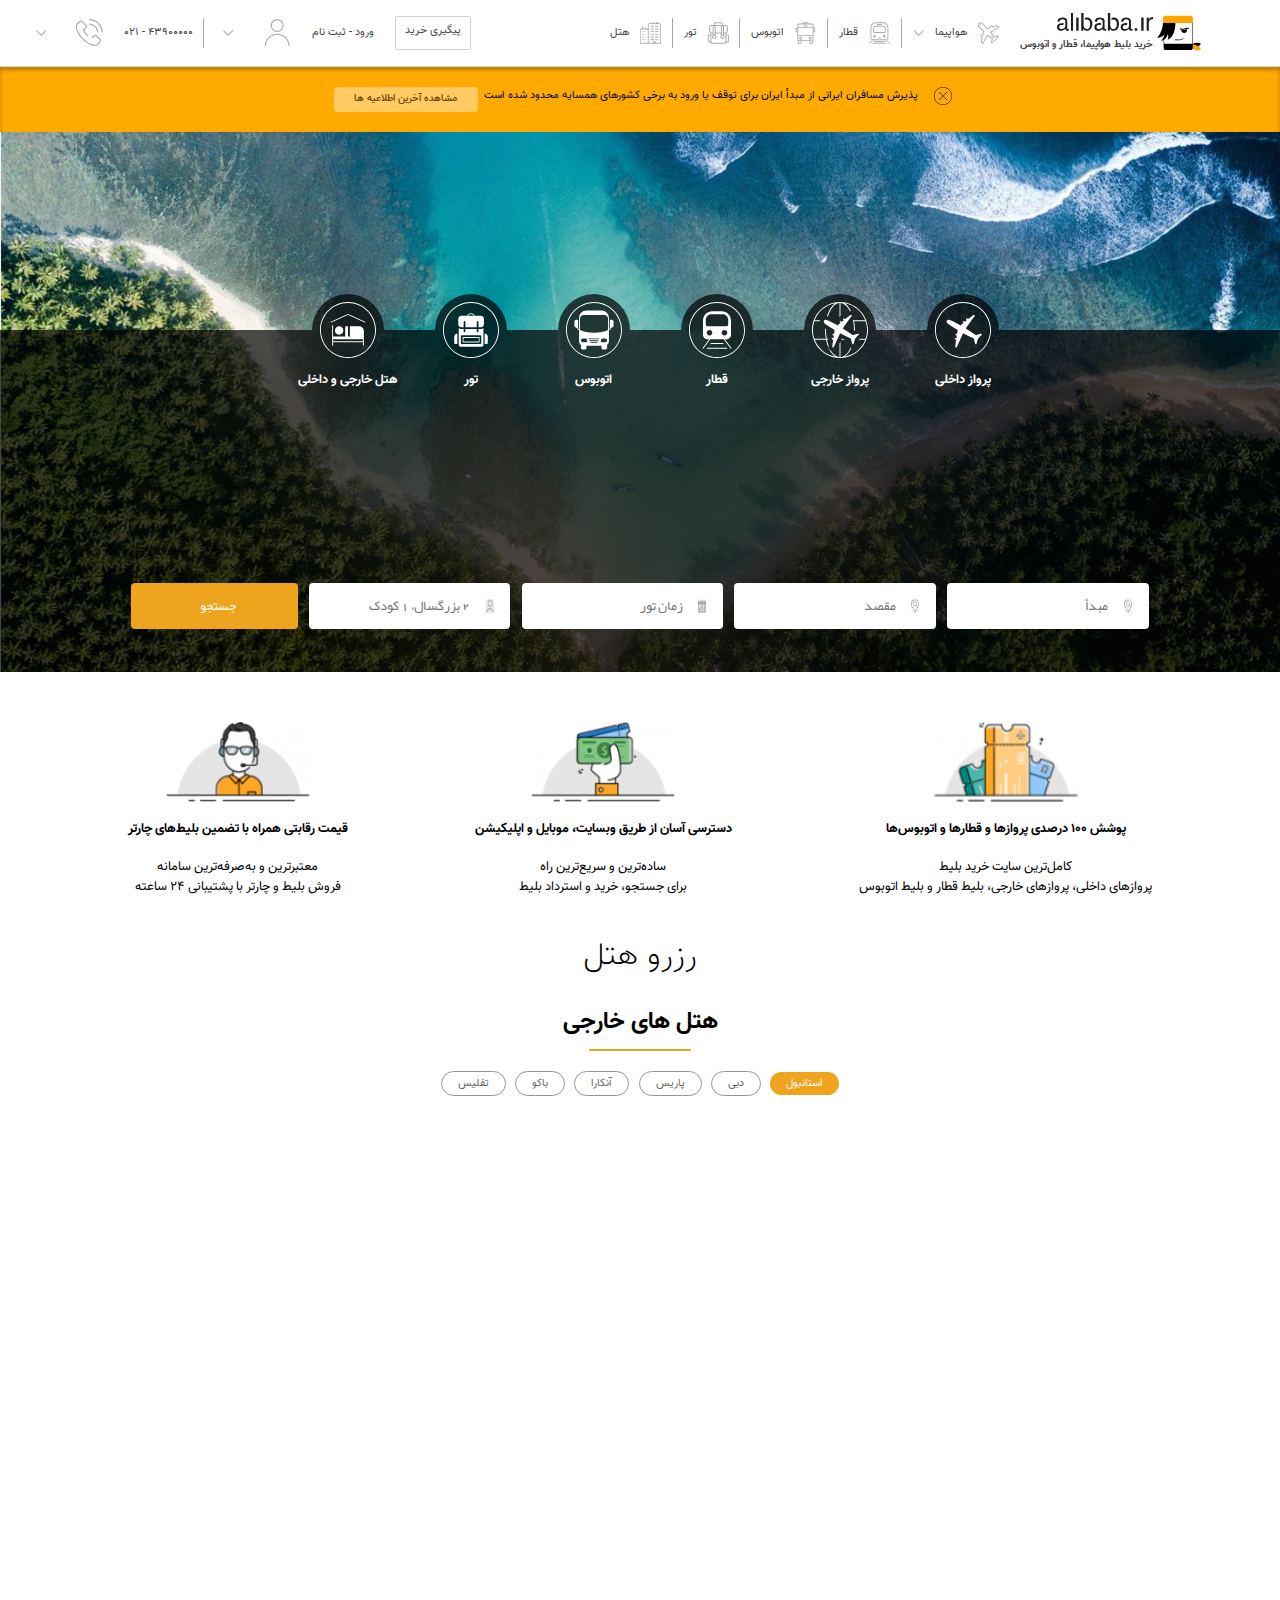
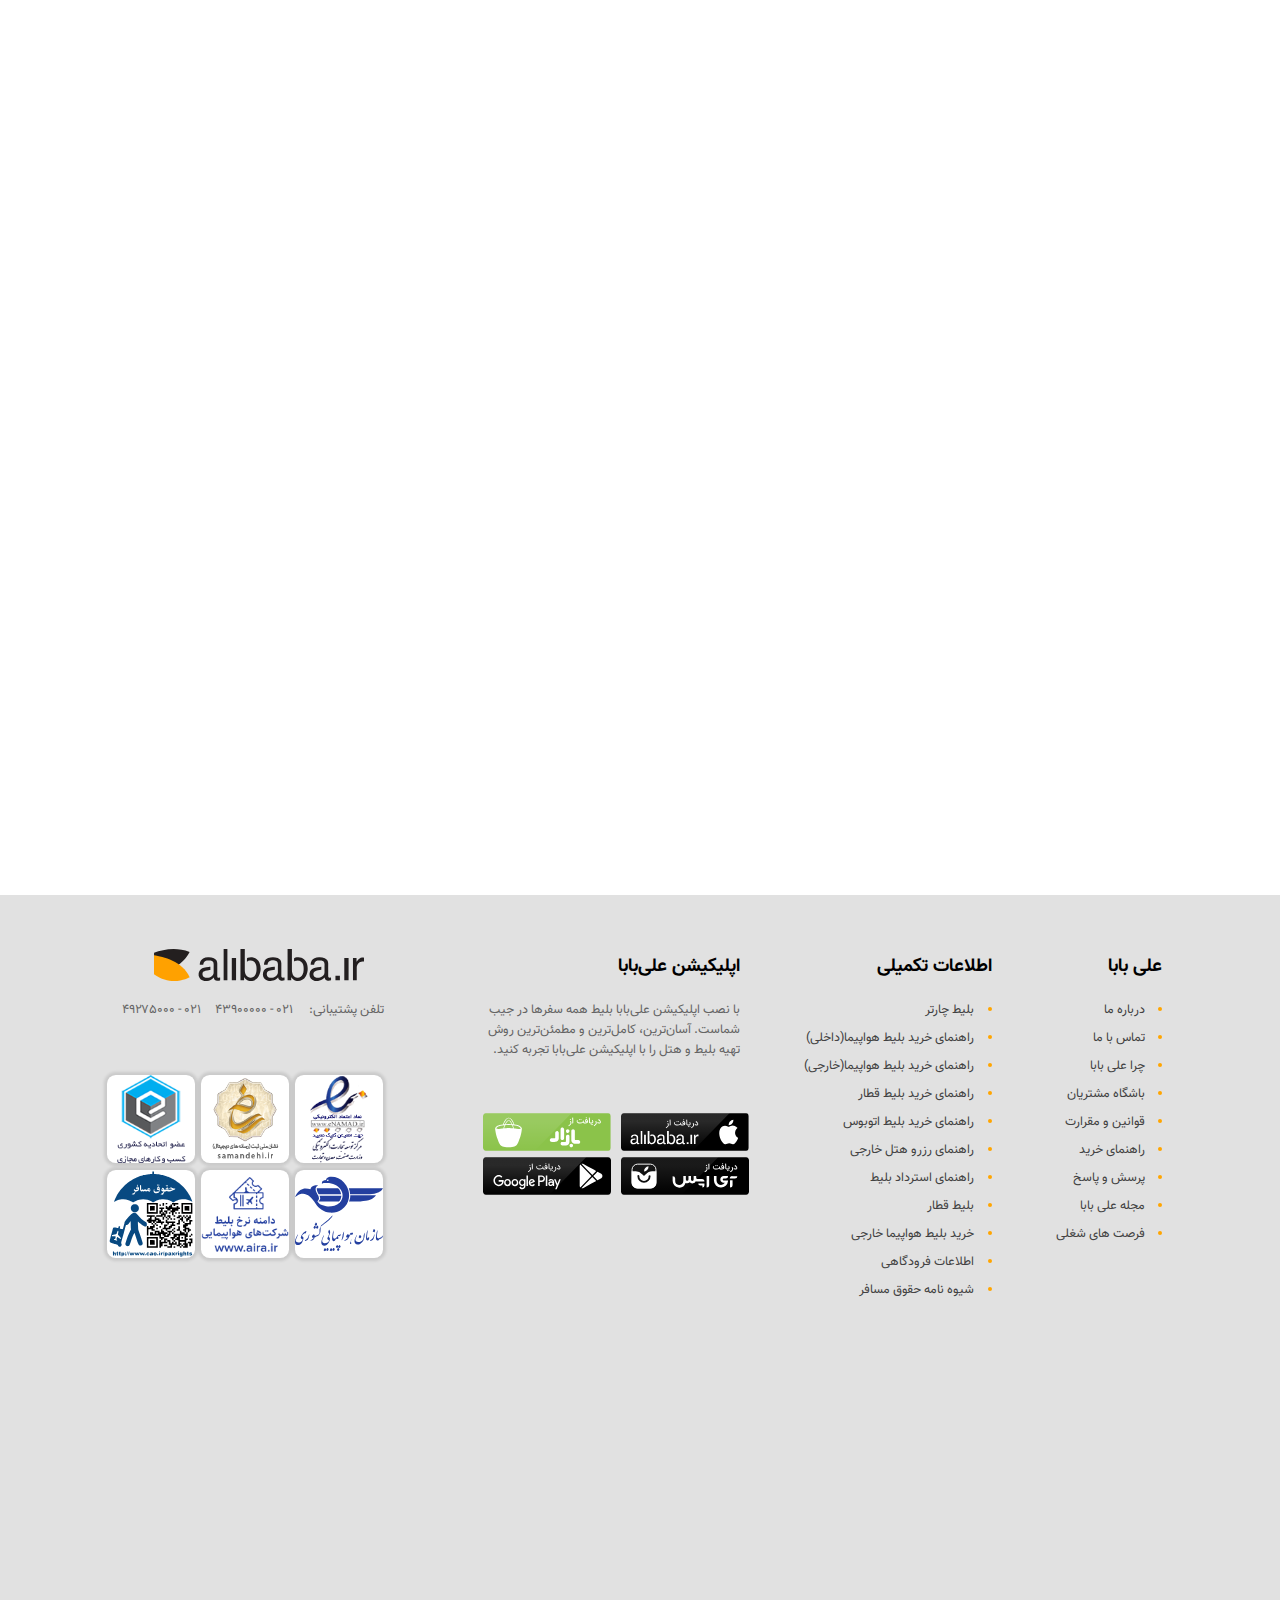
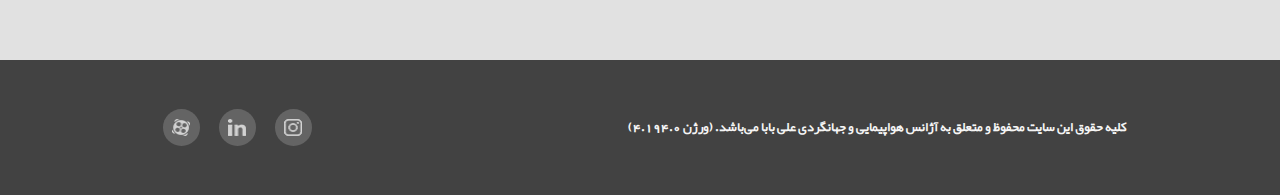
<file: index.html>
<html>
<head>
    <link rel="stylesheet" type="text/css" href="./styles/style.css"/>
    <meta name="viewport" content="width=device-width, initial-scale=1.0">
    <script type="text/javascript" src="javascript/index_js.js" defer="defer"></script>
    <meta charset="UTF-8">
</head>
<body>
<div id="header">
    <div class="header-section1">
        <a class="home-logo" href="./index.html">
            <img src="./images/image_logo.svg" alt="Alibaba Logo"/>
            <img src="./images/text_logo.svg" alt="Alibaba Address"/>
            <p>خرید بلیط هواپیما، قطار و اتوبوس</p>
        </a>
        <a href="" class="header-travel-options">
            <svg viewBox="0 0 24 24" version="1.1" xmlns="http://www.w3.org/2000/svg"
                 xmlns:xlink="http://www.w3.org/1999/xlink">
                <g transform="translate(-92.000000, 0.000000)">
                    <path d="M98.2845949,14.7539881 L96.8317287,14.3907716 L96.0421506,15.1803497 C95.9932858,15.2292145 95.9932858,15.3084401 96.0421506,15.3573049 L97.7154427,17.030597 L96.614194,21.4355918 C96.5076803,21.8616466 96.6325169,22.3123464 96.9430551,22.6228846 L97.2355272,22.9153567 C97.3484083,23.0282378 97.5314247,23.0282378 97.6443058,22.9153567 C97.6624723,22.8971902 97.6781358,22.8766828 97.6908823,22.8543764 L103.053856,13.4691718 L109.04065,18.9770215 L107.835579,21.788852 C107.728972,22.0376029 107.78455,22.3261981 107.975917,22.5175645 C108.024781,22.5664293 108.104007,22.5664293 108.152872,22.5175645 L114.517547,16.1528893 C114.566412,16.1040245 114.566412,16.0247989 114.517547,15.9759341 C114.326181,15.7845677 114.037585,15.7289894 113.788834,15.8355969 L110.977004,17.0406671 L105.469154,11.0538739 L114.854359,5.6908998 C114.876665,5.67815333 114.897173,5.66248985 114.915339,5.64432332 C115.02822,5.53144223 115.02822,5.34842581 114.915339,5.23554472 L114.622867,4.94307259 C114.312329,4.63253444 113.861629,4.50769782 113.435574,4.61421152 L109.030579,5.71546022 L107.357287,4.04216812 C107.308423,3.99330328 107.229197,3.99330328 107.180332,4.04216812 L106.390754,4.83174623 L106.753971,6.28461244 L102.142152,7.4375671 L96.884435,1.72265737 C96.0477088,0.813172344 94.6321249,0.754189681 93.7226398,1.59091591 C93.6997805,1.61194654 93.6773615,1.63345088 93.6553974,1.65541493 C92.7815342,2.52927813 92.7815342,3.94609032 93.6553974,4.81995353 C93.6773615,4.84191758 93.6997805,4.86342191 93.7226398,4.88445255 L99.4375496,10.1421695 L98.2845949,14.7539881 Z M107.05427,11.2998445 L111.233689,15.8426915 L113.394915,14.9164519 C114.019509,14.6487689 114.744148,14.7883217 115.224654,15.2688273 C115.664043,15.7082164 115.664043,16.420607 115.224654,16.8599961 L108.859979,23.2246713 C108.420589,23.6640604 107.708199,23.6640604 107.26881,23.2246713 C106.788304,22.7441657 106.648751,22.0195262 106.916434,21.3949327 L107.842674,19.2337069 L103.299827,15.0542877 L98.5591254,23.3505154 C98.5022811,23.4499929 98.4324282,23.5414479 98.3514126,23.6224635 C97.8480072,24.1258689 97.0318258,24.1258689 96.5284204,23.6224635 L96.2359483,23.3299914 C95.6770298,22.7710729 95.452344,21.959886 95.6440515,21.1930562 L96.6079789,17.3373467 L95.3350438,16.0644117 C94.8956547,15.6250226 94.8956547,14.912632 95.3350438,14.4732429 L96.1306282,13.6776585 C96.3203889,13.4878978 96.5610685,13.3800898 96.8086859,13.3542345 L97.556988,13.54131 L98.3233364,10.4759164 L93.0455833,5.62038356 C93.0125082,5.58995446 92.9800703,5.55883996 92.9482906,5.52706031 C91.6839031,4.26267281 91.6839031,2.21269564 92.9482906,0.948308148 C92.9800703,0.916528492 93.0125082,0.885413998 93.0455833,0.854984896 C94.3615118,-0.355669327 96.4097118,-0.270327661 97.620366,1.04560084 L102.475899,6.32335396 L105.541292,5.55700556 L105.354217,4.80870346 C105.380072,4.56108606 105.48788,4.32040646 105.677641,4.13064574 L106.473225,3.33506134 C106.912615,2.89567221 107.625005,2.89567221 108.064394,3.33506134 L109.337329,4.60799638 L113.193039,3.64406902 C113.959868,3.45236156 114.771055,3.67704732 115.329974,4.23596581 L115.622446,4.52843794 C116.125851,5.03184332 116.125851,5.84802472 115.622446,6.3514301 C115.54143,6.43244569 115.449975,6.50229865 115.350498,6.55914295 L107.05427,11.2998445 Z M94.8535534,3.85355339 L95.8535534,2.85355339 C96.0488155,2.65829124 96.0488155,2.34170876 95.8535534,2.14644661 C95.6582912,1.95118446 95.3417088,1.95118446 95.1464466,2.14644661 L94.1464466,3.14644661 C93.9511845,3.34170876 93.9511845,3.65829124 94.1464466,3.85355339 C94.3417088,4.04881554 94.6582912,4.04881554 94.8535534,3.85355339 Z M109.853553,17.1464466 L107.853553,15.1464466 C107.658291,14.9511845 107.341709,14.9511845 107.146447,15.1464466 C106.951184,15.3417088 106.951184,15.6582912 107.146447,15.8535534 L109.146447,17.8535534 C109.341709,18.0488155 109.658291,18.0488155 109.853553,17.8535534 C110.048816,17.6582912 110.048816,17.3417088 109.853553,17.1464466 Z"></path>
                </g>
            </svg>
            <span>هواپیما</span>
            <svg width="12" height="12" xmlns="http://www.w3.org/2000/svg" viewBox="0 0 12 12"
                 class="v-middle chevron mr-2">
                <g fill-rule="evenodd">
                    <polygon fill-rule="nonzero"
                             points="10.466 3.06 11.173 3.767 6.002 8.939 .83 3.767 1.537 3.06 6.002 7.524"></polygon>
                </g>
            </svg>
        </a>
        <a href="" class="header-travel-options">
            <svg viewBox="0 0 24 24" version="1.1" xmlns="http://www.w3.org/2000/svg"
                 xmlns:xlink="http://www.w3.org/1999/xlink" class="main-navigation__icon">
                <g fill-rule="nonzero" transform="translate(-76.000000, 0.000000)">
                    <path d="M84.0000184,1 C81.2385947,1 79.0000184,3.23857625 79.0000184,6 L79.0000184,17 C79.0000184,18.1045695 79.8954489,19 81.0000184,19 L95.0000184,19 C96.1045879,19 97.0000184,18.1045695 97.0000184,17 L97.0000184,6 C97.0000184,3.23857625 94.7614422,1 92.0000184,1 L84.0000184,1 Z M84.0000184,0 L92.0000184,0 C95.3137269,0 98.0000184,2.6862915 98.0000184,6 L98.0000184,17 C98.0000184,18.6568542 96.6568727,20 95.0000184,20 L81.0000184,20 C79.3431642,20 78.0000184,18.6568542 78.0000184,17 L78.0000184,6 C78.0000184,2.6862915 80.6863099,0 84.0000184,0 Z M84.0000184,5 C82.8954489,5 82.0000184,5.8954305 82.0000184,7 L82.0000184,10 C82.0000184,10.5522847 82.4477337,11 83.0000184,11 L93.0000184,11 C93.5523032,11 94.0000184,10.5522847 94.0000184,10 L94.0000184,7 C94.0000184,5.8954305 93.1045879,5 92.0000184,5 L84.0000184,5 Z M84.0000184,4 L92.0000184,4 C93.6568727,4 95.0000184,5.34314575 95.0000184,7 L95.0000184,10 C95.0000184,11.1045695 94.1045879,12 93.0000184,12 L83.0000184,12 C81.8954489,12 81.0000184,11.1045695 81.0000184,10 L81.0000184,7 C81.0000184,5.34314575 82.3431642,4 84.0000184,4 Z M93.5000184,16 C93.7761608,16 94.0000184,15.7761424 94.0000184,15.5 C94.0000184,15.2238576 93.7761608,15 93.5000184,15 C93.223876,15 93.0000184,15.2238576 93.0000184,15.5 C93.0000184,15.7761424 93.223876,16 93.5000184,16 Z M93.5000184,17 C92.6715913,17 92.0000184,16.3284271 92.0000184,15.5 C92.0000184,14.6715729 92.6715913,14 93.5000184,14 C94.3284455,14 95.0000184,14.6715729 95.0000184,15.5 C95.0000184,16.3284271 94.3284455,17 93.5000184,17 Z M82.5000184,16 C82.7761608,16 83.0000184,15.7761424 83.0000184,15.5 C83.0000184,15.2238576 82.7761608,15 82.5000184,15 C82.223876,15 82.0000184,15.2238576 82.0000184,15.5 C82.0000184,15.7761424 82.223876,16 82.5000184,16 Z M82.5000184,17 C81.6715913,17 81.0000184,16.3284271 81.0000184,15.5 C81.0000184,14.6715729 81.6715913,14 82.5000184,14 C83.3284455,14 84.0000184,14.6715729 84.0000184,15.5 C84.0000184,16.3284271 83.3284455,17 82.5000184,17 Z M85.5000184,2 L90.5000184,2 C90.7761608,2 91.0000184,2.22385763 91.0000184,2.5 C91.0000184,2.77614237 90.7761608,3 90.5000184,3 L85.5000184,3 C85.223876,3 85.0000184,2.77614237 85.0000184,2.5 C85.0000184,2.22385763 85.223876,2 85.5000184,2 Z M86.5000184,17 L89.5000184,17 C89.7761608,17 90.0000184,17.2238576 90.0000184,17.5 C90.0000184,17.7761424 89.7761608,18 89.5000184,18 L86.5000184,18 C86.223876,18 86.0000184,17.7761424 86.0000184,17.5 C86.0000184,17.2238576 86.223876,17 86.5000184,17 Z M81.1876709,19.1095656 C81.4033019,18.9370608 81.717948,18.9720215 81.8904528,19.1876525 C82.0629576,19.4032834 82.0279969,19.7179296 81.8123659,19.8904344 L76.8123659,23.8904344 C76.596735,24.0629392 76.2820888,24.0279785 76.109584,23.8123475 C75.9370792,23.5967166 75.9720399,23.2820704 76.1876709,23.1095656 L81.1876709,19.1095656 Z M82.5000184,21 L93.5000184,21 C93.7761608,21 94.0000184,21.2238576 94.0000184,21.5 C94.0000184,21.7761424 93.7761608,22 93.5000184,22 L82.5000184,22 C82.223876,22 82.0000184,21.7761424 82.0000184,21.5 C82.0000184,21.2238576 82.223876,21 82.5000184,21 Z M80.5000184,23 L95.5000184,23 C95.7761608,23 96.0000184,23.2238576 96.0000184,23.5 C96.0000184,23.7761424 95.7761608,24 95.5000184,24 L80.5000184,24 C80.223876,24 80.0000184,23.7761424 80.0000184,23.5 C80.0000184,23.2238576 80.223876,23 80.5000184,23 Z M94.1876709,19.8904344 C93.9720399,19.7179296 93.9370792,19.4032834 94.109584,19.1876525 C94.2820888,18.9720215 94.596735,18.9370608 94.8123659,19.1095656 L99.8123659,23.1095656 C100.027997,23.2820704 100.062958,23.5967166 99.8904528,23.8123475 C99.717948,24.0279785 99.4033019,24.0629392 99.1876709,23.8904344 L94.1876709,19.8904344 Z"></path>
                </g>
            </svg>
            <span>قطار</span>
        </a>
        <a href="" class="header-travel-options">
            <svg viewBox="0 0 30 33" version="1.1" xmlns="http://www.w3.org/2000/svg"
                 xmlns:xlink="http://www.w3.org/1999/xlink" class="main-navigation__icon">
                <g stroke="none" stroke-width="1">
                    <g transform="translate(-1138.000000, -1270.000000)" fill-rule="nonzero">
                        <g transform="translate(1105.000000, 190.000000)">
                            <g transform="translate(0.000000, 1009.000000)">
                                <path d="M61.4695986,79.4076433 C62.4323386,79.4076433 63.1200101,80.1783439 62.9824758,81.1592357 L62.9824758,84.9426752 C62.9824758,85.8535032 62.2260372,86.6242038 61.3320643,86.6242038 L60.4380914,86.6242038 L60.4380914,97.4840764 C60.4380914,98.1847134 60.1630228,98.8152866 59.7504199,99.2356688 L59.7504199,102.038217 C59.7504199,103.089172 58.9252142,104 57.8249398,104 L55.8306926,104 C54.7991854,104 53.9052125,103.159236 53.9052125,102.038217 L53.9052125,99.9363057 L42.0772633,99.9363057 L42.0772633,102.038217 C42.0772633,103.089172 41.2520576,104 40.1517832,104 L38.157536,104 C37.1260288,104 36.2320559,103.159236 36.2320559,102.038217 L36.2320559,99.2356688 C35.819453,98.7452229 35.5443844,98.1847134 35.5443844,97.4840764 L35.5443844,86.6242038 L34.6504115,86.6242038 C33.7564386,86.6242038 33,85.8535032 33,84.9426752 L33,81.1592357 C33,80.2484076 33.7564386,79.477707 34.6504115,79.477707 L35.5443844,79.477707 L35.5443844,75.4840764 C35.5443844,74.1528662 36.6446588,73.0318471 37.9512345,73.0318471 L42.9712362,73.0318471 L42.9712362,72.3312102 C42.9712362,71.6305732 43.5901405,71 44.277812,71 L51.8421981,71 C52.5298696,71 53.1487739,71.6305732 53.1487739,72.3312102 L53.1487739,73.0318471 L58.1687756,73.0318471 C59.4753513,73.0318471 60.5756257,74.1528662 60.5756257,75.4840764 L60.5756257,79.4076433 L61.4695986,79.4076433 Z M59.2002827,97.4840764 L59.1315156,97.4840764 L59.1315156,92.1592357 L36.9197273,92.1592357 L36.9197273,97.4840764 C36.9197273,98.044586 37.4010974,98.5350318 37.9512345,98.5350318 L58.1687756,98.5350318 C58.7189127,98.5350318 59.2002827,98.044586 59.2002827,97.4840764 Z M36.9197273,90.7579618 L36.9197273,90.8280255 L59.1315156,90.8280255 L59.1315156,79.9681529 L36.9197273,79.9681529 L36.9197273,90.7579618 Z M44.3465791,72.3312102 L44.3465791,73.0318471 L51.7046638,73.0318471 L51.7046638,72.3312102 L44.3465791,72.3312102 Z M37.9512345,74.3630573 C37.4010974,74.3630573 36.9197273,74.8535032 36.9197273,75.4840764 L36.9197273,78.4968153 L59.1315156,78.4968153 L59.1315156,75.4140127 C59.1315156,74.8535032 58.6501456,74.3630573 58.1000084,74.3630573 L37.9512345,74.3630573 Z M34.6504115,85.2229299 L34.6504115,85.2929936 L35.5443844,85.2929936 L35.5443844,80.8789809 L34.6504115,80.8789809 C34.5128772,80.8789809 34.3753429,81.0191083 34.3753429,81.1592357 L34.3753429,84.9426752 C34.3753429,85.0828025 34.5128772,85.2229299 34.6504115,85.2229299 Z M40.7706875,102.038217 L40.8394547,102.038217 L40.8394547,99.9363057 C40.4268518,99.9363057 38.0200017,100.006369 37.6761659,99.9363057 L37.6761659,102.038217 C37.6761659,102.318471 37.8824674,102.598726 38.2263031,102.598726 L40.2205504,102.598726 C40.4956189,102.598726 40.7706875,102.388535 40.7706875,102.038217 Z M57.893707,102.598726 C58.2375427,102.598726 58.5126113,102.318471 58.5126113,102.038217 L58.5126113,99.9363057 C58.1000084,99.9363057 55.7619254,99.9363057 55.3493226,99.9363057 L55.3493226,102.038217 C55.3493226,102.318471 55.555624,102.598726 55.8994597,102.598726 L57.893707,102.598726 Z M61.7446672,84.9426752 L61.7446672,81.089172 C61.7446672,80.9490446 61.6071329,80.8089172 61.4695986,80.8089172 L60.5756257,80.8089172 L60.5756257,85.2229299 L61.4695986,85.2229299 C61.6071329,85.2229299 61.7446672,85.0828025 61.7446672,84.9426752 Z M55.3493226,97.9044586 C54.0427468,97.9044586 52.9424724,96.7834395 52.9424724,95.4522293 C52.9424724,94.1210191 54.0427468,93 55.3493226,93 C56.6558983,93 57.7561727,94.1210191 57.7561727,95.4522293 C57.7561727,96.7834395 56.6558983,97.9044586 55.3493226,97.9044586 Z M55.3493226,94.4012739 C54.7991854,94.4012739 54.3178154,94.8216561 54.3178154,95.4522293 C54.3178154,96.0127389 54.7991854,96.5031847 55.3493226,96.5031847 C55.8994597,96.5031847 56.3808297,96.0127389 56.3808297,95.4522293 C56.3808297,94.8917197 55.8994597,94.4012739 55.3493226,94.4012739 Z M40.7706875,97.9044586 C39.4641118,97.9044586 38.3638374,96.7834395 38.3638374,95.4522293 C38.3638374,94.1210191 39.4641118,93 40.7706875,93 C42.0772633,93 43.1775377,94.1210191 43.1775377,95.4522293 C43.1775377,96.7834395 42.0772633,97.9044586 40.7706875,97.9044586 Z M40.7706875,94.4012739 C40.2205504,94.4012739 39.7391803,94.8216561 39.7391803,95.4522293 C39.7391803,96.0127389 40.2205504,96.5031847 40.7706875,96.5031847 C41.3208247,96.5031847 41.8021947,96.0127389 41.8021947,95.4522293 C41.8021947,94.8917197 41.3208247,94.4012739 40.7706875,94.4012739 Z M45.1717849,77.3757962 C44.8279492,77.3757962 44.4841134,77.0955414 44.4841134,76.6751592 C44.4841134,76.2547771 44.759182,75.9745223 45.1717849,75.9745223 L50.879458,75.9745223 C51.2920609,75.9745223 51.5671295,76.2547771 51.5671295,76.6751592 C51.5671295,77.0955414 51.2920609,77.3757962 50.879458,77.3757962 L45.1717849,77.3757962 Z"></path>
                            </g>
                        </g>
                    </g>
                </g>
            </svg>
            <span>اتوبوس</span>
        </a>

        <a href="" class="header-travel-options">
            <svg viewBox="0 0 24 24" version="1.1" xmlns="http://www.w3.org/2000/svg"
                 xmlns:xlink="http://www.w3.org/1999/xlink" class="main-navigation__icon">
                <g stroke="none" stroke-width="1" fill-rule="evenodd">
                    <path d="M22.8758501,20.9356936 C22.8758501,21.1789179 22.6782238,21.3757376 22.4357914,21.3757376 L21.0004001,21.3757376 L21.0004001,14.7190719 L22.4357914,14.7190719 C22.6782238,14.7190719 22.8758501,14.9166917 22.8758501,15.1583158 L22.8758501,20.9356936 Z M18.7264969,22.8758876 L5.27350313,22.8758876 C4.67182291,22.8758876 4.18135751,22.4086409 4.13415122,21.8189819 C4.13415122,21.8173817 4.13495133,21.8157816 4.13415122,21.8141814 C4.13015069,21.7853785 4.12454994,21.7565757 4.12454994,21.7269727 L4.12454994,14.1566157 L4.12454994,12.5580558 C4.17735698,12.5612561 4.22936392,12.5628563 4.28137085,12.5628563 L5.4847313,12.5628563 L5.4847313,14.5438544 C5.27430324,14.7630763 5.10548073,15.019902 4.99026537,15.3055306 C4.97666356,15.3391339 4.9702627,15.3743374 4.95746099,15.4087409 C4.91985598,15.5167517 4.88225097,15.6239624 4.85904787,15.7383738 C4.82864382,15.890389 4.81264169,16.0464046 4.81264169,16.2040204 C4.81264169,17.529753 5.8919856,18.609861 7.21856247,18.609861 C8.54513935,18.609861 9.62528337,17.529753 9.62528337,16.2040204 C9.62528337,16.0464046 9.60848113,15.890389 9.57807708,15.7383738 C9.55567409,15.6239624 9.51806908,15.5167517 9.47966396,15.4087409 C9.46766235,15.3743374 9.4612615,15.3391339 9.44765969,15.3055306 C9.33164422,15.019902 9.16282171,14.7630763 8.95319376,14.5438544 L8.95319376,12.5628563 L14.8011735,12.5628563 L14.8011735,14.5438544 C14.5915455,14.7630763 14.422723,15.019902 14.3067076,15.3055306 C14.2931057,15.3391339 14.2867049,15.3743374 14.2747033,15.4087409 C14.2362982,15.5167517 14.1986932,15.6239624 14.1762902,15.7383738 C14.1458861,15.890389 14.1290839,16.0464046 14.1290839,16.2040204 C14.1290839,17.529753 15.2084278,18.609861 16.5350047,18.609861 C17.8623817,18.609861 18.9417256,17.529753 18.9417256,16.2040204 C18.9417256,16.0464046 18.9257234,15.890389 18.8945193,15.7383738 C18.8721163,15.6239624 18.8345113,15.5167517 18.7961061,15.4087409 C18.7841045,15.3743374 18.7777037,15.3391339 18.7641019,15.3055306 C18.6488865,15.019902 18.480064,14.7622762 18.269636,14.5438544 L18.269636,12.5628563 L19.7194293,12.5628563 C19.7706361,12.5628563 19.8234431,12.5612561 19.8754501,12.5580558 L19.8754501,14.1566157 L19.8754501,21.7269727 C19.8754501,21.7525753 19.8690492,21.7773777 19.867449,21.8021802 C19.8650487,21.8205821 19.8626484,21.8381838 19.8586478,21.8677868 C19.8586478,21.8725873 19.860248,21.8765877 19.8594479,21.8821882 C19.7834378,22.4414441 19.3073743,22.8758876 18.7264969,22.8758876 Z M1.12494999,20.9356936 L1.12494999,15.1583158 C1.12494999,14.9166917 1.32177624,14.7190719 1.56420856,14.7190719 L2.99959995,14.7190719 L2.99959995,21.3757376 L1.56420856,21.3757376 C1.32177624,21.3757376 1.12494999,21.1789179 1.12494999,20.9356936 Z M2.62434991,5.78137814 C2.62434991,4.86768677 3.36764902,4.12521252 4.28137085,4.12521252 L5.4847313,4.12521252 L5.4847313,11.4379438 L4.28137085,11.4379438 C4.18935858,11.4379438 4.10134685,11.4251425 4.01333511,11.4107411 C3.92692359,11.3947395 3.83891185,11.3707371 3.74609948,11.3387339 C3.74209895,11.3379338 3.73889852,11.3387339 3.73489799,11.3379338 C3.09081211,11.1107111 2.62434991,10.5026503 2.62434991,9.78177818 L2.62434991,5.78137814 Z M8.02747033,1.9049905 C8.02747033,1.47454745 8.37711695,1.12571257 8.80677424,1.12571257 L15.1932258,1.12571257 C15.6236832,1.12571257 15.9725297,1.47454745 15.9725297,1.9049905 L15.9725297,3.00030003 L15.3636485,3.00030003 L8.39071876,3.00030003 L8.02747033,3.00030003 L8.02747033,1.9049905 Z M17.144686,12.0004 L17.144686,13.8765877 C17.130284,13.8725873 17.115082,13.8749875 17.09988,13.8709871 C16.9182558,13.8269827 16.7302307,13.7973797 16.5350047,13.7973797 C16.3397786,13.7973797 16.1533538,13.8269827 15.9709295,13.8709871 C15.9565275,13.8749875 15.9405254,13.8725873 15.9253234,13.8765877 L15.9253234,12.0004 L15.9253234,4.12521252 L16.5350047,4.12521252 L17.144686,4.12521252 L17.144686,12.0004 Z M15.285238,15.929593 C15.2868382,15.9247925 15.2884385,15.919992 15.2900387,15.9159916 C15.3540472,15.650365 15.502867,15.4063406 15.7236965,15.2239224 C15.7236965,15.2239224 15.7236965,15.2231223 15.7244966,15.2231223 C15.8901187,15.0855086 16.1645553,14.9222922 16.5350047,14.9222922 C16.9062542,14.9222922 17.1814909,15.0855086 17.3471129,15.2231223 C17.3479131,15.2231223 17.3479131,15.2239224 17.3479131,15.2239224 C17.5679424,15.4063406 17.7175623,15.650365 17.7815709,15.9159916 C17.782371,15.919992 17.7847713,15.9247925 17.7863715,15.929593 C17.8063742,16.0184018 17.8167756,16.1112111 17.8167756,16.2040204 C17.8167756,16.909691 17.242299,17.4849485 16.5350047,17.4849485 C15.8285105,17.4849485 15.2540339,16.909691 15.2540339,16.2040204 C15.2540339,16.1112111 15.2644353,16.0184018 15.285238,15.929593 Z M8.95319376,11.4379438 L14.8011735,11.4379438 L14.8011735,4.12521252 L8.95319376,4.12521252 L8.95319376,11.4379438 Z M5.96879584,15.929593 C5.96959595,15.9247925 5.97199627,15.919992 5.97279637,15.9159916 C6.03680491,15.650365 6.18642486,15.4063406 6.40645419,15.2239224 L6.4072543,15.2231223 C6.57287638,15.0855086 6.84811308,14.9222922 7.21856247,14.9222922 C7.58981197,14.9222922 7.86424857,15.0855086 8.03067076,15.2231223 C8.03067076,15.2231223 8.03067076,15.2239224 8.03067076,15.2239224 C8.2515002,15.4063406 8.40112015,15.650365 8.46432858,15.9159916 C8.46592879,15.919992 8.46832911,15.9247925 8.46912922,15.929593 C8.48993199,16.0184018 8.50033338,16.1112111 8.50033338,16.2040204 C8.50033338,16.909691 7.92505667,17.4849485 7.21856247,17.4849485 C6.51206828,17.4849485 5.93759168,16.909691 5.93759168,16.2040204 C5.93759168,16.1112111 5.94799307,16.0184018 5.96879584,15.929593 Z M6.60888118,4.12521252 L7.46499533,4.12521252 L7.82824377,4.12521252 L7.82824377,12.0004 L7.82824377,13.8765877 C7.81384185,13.8725873 7.79783971,13.8749875 7.78343779,13.8709871 C7.60181358,13.8269827 7.41378851,13.7973797 7.21856247,13.7973797 C7.02333644,13.7973797 6.83611148,13.8269827 6.65448726,13.8709871 C6.64008534,13.8749875 6.62408321,13.8725873 6.60888118,13.8765877 L6.60888118,12.0004 L6.60888118,4.12521252 Z M21.3756501,5.78137814 L21.3756501,9.78177818 C21.3756501,10.5026503 20.909988,11.1107111 20.265102,11.3379338 C20.2611015,11.3387339 20.2579011,11.3379338 20.2547006,11.3387339 C20.1610881,11.3707371 20.0730764,11.3947395 19.987465,11.4107411 C19.8994533,11.4251425 19.8106414,11.4379438 19.7194293,11.4379438 L18.269636,11.4379438 L18.269636,4.12521252 L19.7194293,4.12521252 C20.632351,4.12521252 21.3756501,4.86768677 21.3756501,5.78137814 Z M22.4357914,13.5941594 L21.0004001,13.5941594 L21.0004001,12.2356236 C21.8877184,11.769977 22.5006001,10.8514851 22.5006001,9.78177818 L22.5006001,5.78137814 C22.5006001,4.24762476 21.2532338,3.00030003 19.7194293,3.00030003 L17.707161,3.00030003 L17.0974797,3.00030003 L17.0974797,1.9049905 C17.0974797,0.854485449 16.2437658,0 15.1932258,0 L8.80677424,0 C7.75703427,0 6.90252034,0.854485449 6.90252034,1.9049905 L6.90252034,3.00030003 L6.04720629,3.00030003 L4.28137085,3.00030003 C2.74756634,3.00030003 1.50020003,4.24762476 1.50020003,5.78137814 L1.50020003,9.78177818 C1.50020003,10.8514851 2.11308174,11.769977 2.99959995,12.2356236 L2.99959995,13.5941594 L1.56420856,13.5941594 C0.701693559,13.5941594 0,14.2958296 0,15.1583158 L0,20.9356936 C0,21.7989799 0.701693559,22.5006501 1.56420856,22.5006501 L3.14441926,22.5006501 C3.46206161,23.3727373 4.29257234,24 5.27350313,24 L18.7264969,24 C19.7074277,24 20.5379384,23.3727373 20.8563809,22.5006501 L22.4357914,22.5006501 C23.2983064,22.5006501 24,21.7989799 24,20.9356936 L24,15.1583158 C24,14.2958296 23.2983064,13.5941594 22.4357914,13.5941594 Z"></path>
                </g>
            </svg>
            <span>تور</span>
        </a>
        <a href="#search-bar" class="header-travel-options">
            <svg viewBox="0 0 24 24" version="1.1" xmlns="http://www.w3.org/2000/svg"
                 xmlns:xlink="http://www.w3.org/1999/xlink" class="main-navigation__icon">
                <g transform="translate(-44.000000, 0.000000)">
                    <path d="M54,23 L67,23 L67,3 C67,2.44771525 66.5522847,2 66,2 L55,2 C54.4477153,2 54,2.44771525 54,3 L54,23 Z M55,1 L66,1 C67.1045695,1 68,1.8954305 68,3 L68,24 L53,24 L53,3 C53,1.8954305 53.8954305,1 55,1 Z M59.5,0 C59.7761424,-5.07265313e-17 60,0.223857625 60,0.5 L60,1.5 C60,1.77614237 59.7761424,2 59.5,2 C59.2238576,2 59,1.77614237 59,1.5 L59,0.5 C59,0.223857625 59.2238576,5.07265313e-17 59.5,0 Z M56.5,0 C56.7761424,-5.07265313e-17 57,0.223857625 57,0.5 L57,1.5 C57,1.77614237 56.7761424,2 56.5,2 C56.2238576,2 56,1.77614237 56,1.5 L56,0.5 C56,0.223857625 56.2238576,5.07265313e-17 56.5,0 Z M63,0 L64,0 C64.5522847,-1.01453063e-16 65,0.44771525 65,1 C65,1.55228475 64.5522847,2 64,2 L63,2 C62.4477153,2 62,1.55228475 62,1 C62,0.44771525 62.4477153,1.01453063e-16 63,0 Z M61,24 L61,22.5 C61,22.2238576 60.7761424,22 60.5,22 C60.2238576,22 60,22.2238576 60,22.5 L60,24 L59,24 L59,22.5 C59,21.6715729 59.6715729,21 60.5,21 C61.3284271,21 62,21.6715729 62,22.5 L62,24 L61,24 Z M56.5,4 L59.5,4 C59.7761424,4 60,4.22385763 60,4.5 C60,4.77614237 59.7761424,5 59.5,5 L56.5,5 C56.2238576,5 56,4.77614237 56,4.5 C56,4.22385763 56.2238576,4 56.5,4 Z M61.5,4 L64.5,4 C64.7761424,4 65,4.22385763 65,4.5 C65,4.77614237 64.7761424,5 64.5,5 L61.5,5 C61.2238576,5 61,4.77614237 61,4.5 C61,4.22385763 61.2238576,4 61.5,4 Z M56.5,7 L59.5,7 C59.7761424,7 60,7.22385763 60,7.5 C60,7.77614237 59.7761424,8 59.5,8 L56.5,8 C56.2238576,8 56,7.77614237 56,7.5 C56,7.22385763 56.2238576,7 56.5,7 Z M61.5,7 L64.5,7 C64.7761424,7 65,7.22385763 65,7.5 C65,7.77614237 64.7761424,8 64.5,8 L61.5,8 C61.2238576,8 61,7.77614237 61,7.5 C61,7.22385763 61.2238576,7 61.5,7 Z M56.5,10 L59.5,10 C59.7761424,10 60,10.2238576 60,10.5 C60,10.7761424 59.7761424,11 59.5,11 L56.5,11 C56.2238576,11 56,10.7761424 56,10.5 C56,10.2238576 56.2238576,10 56.5,10 Z M61.5,10 L64.5,10 C64.7761424,10 65,10.2238576 65,10.5 C65,10.7761424 64.7761424,11 64.5,11 L61.5,11 C61.2238576,11 61,10.7761424 61,10.5 C61,10.2238576 61.2238576,10 61.5,10 Z M56.5,13 L59.5,13 C59.7761424,13 60,13.2238576 60,13.5 C60,13.7761424 59.7761424,14 59.5,14 L56.5,14 C56.2238576,14 56,13.7761424 56,13.5 C56,13.2238576 56.2238576,13 56.5,13 Z M61.5,13 L64.5,13 C64.7761424,13 65,13.2238576 65,13.5 C65,13.7761424 64.7761424,14 64.5,14 L61.5,14 C61.2238576,14 61,13.7761424 61,13.5 C61,13.2238576 61.2238576,13 61.5,13 Z M56.5,16 L59.5,16 C59.7761424,16 60,16.2238576 60,16.5 C60,16.7761424 59.7761424,17 59.5,17 L56.5,17 C56.2238576,17 56,16.7761424 56,16.5 C56,16.2238576 56.2238576,16 56.5,16 Z M61.5,16 L64.5,16 C64.7761424,16 65,16.2238576 65,16.5 C65,16.7761424 64.7761424,17 64.5,17 L61.5,17 C61.2238576,17 61,16.7761424 61,16.5 C61,16.2238576 61.2238576,16 61.5,16 Z M56.5,19 L59.5,19 C59.7761424,19 60,19.2238576 60,19.5 C60,19.7761424 59.7761424,20 59.5,20 L56.5,20 C56.2238576,20 56,19.7761424 56,19.5 C56,19.2238576 56.2238576,19 56.5,19 Z M61.5,19 L64.5,19 C64.7761424,19 65,19.2238576 65,19.5 C65,19.7761424 64.7761424,20 64.5,20 L61.5,20 C61.2238576,20 61,19.7761424 61,19.5 C61,19.2238576 61.2238576,19 61.5,19 Z M45,23 L53,23 L53,8 L46,8 C45.4477153,8 45,8.44771525 45,9 L45,23 Z M46,7 L54,7 L54,24 L44,24 L44,9 C44,7.8954305 44.8954305,7 46,7 Z M47.5,4 C47.7761424,4 48,4.22385763 48,4.5 L48,7.5 C48,7.77614237 47.7761424,8 47.5,8 C47.2238576,8 47,7.77614237 47,7.5 L47,4.5 C47,4.22385763 47.2238576,4 47.5,4 Z M50.5,6 C50.7761424,6 51,6.22385763 51,6.5 L51,7.5 C51,7.77614237 50.7761424,8 50.5,8 C50.2238576,8 50,7.77614237 50,7.5 L50,6.5 C50,6.22385763 50.2238576,6 50.5,6 Z M50.5,10 C50.7761424,10 51,10.2238576 51,10.5 C51,10.7761424 50.7761424,11 50.5,11 C50.2238576,11 50,10.7761424 50,10.5 C50,10.2238576 50.2238576,10 50.5,10 Z M47.5,10 L48.5,10 C48.7761424,10 49,10.2238576 49,10.5 C49,10.7761424 48.7761424,11 48.5,11 L47.5,11 C47.2238576,11 47,10.7761424 47,10.5 C47,10.2238576 47.2238576,10 47.5,10 Z M47.5,13 L48.5,13 C48.7761424,13 49,13.2238576 49,13.5 C49,13.7761424 48.7761424,14 48.5,14 L47.5,14 C47.2238576,14 47,13.7761424 47,13.5 C47,13.2238576 47.2238576,13 47.5,13 Z M50.5,13 C50.7761424,13 51,13.2238576 51,13.5 C51,13.7761424 50.7761424,14 50.5,14 C50.2238576,14 50,13.7761424 50,13.5 C50,13.2238576 50.2238576,13 50.5,13 Z M47.5,16 L48.5,16 C48.7761424,16 49,16.2238576 49,16.5 C49,16.7761424 48.7761424,17 48.5,17 L47.5,17 C47.2238576,17 47,16.7761424 47,16.5 C47,16.2238576 47.2238576,16 47.5,16 Z M50.5,16 C50.7761424,16 51,16.2238576 51,16.5 C51,16.7761424 50.7761424,17 50.5,17 C50.2238576,17 50,16.7761424 50,16.5 C50,16.2238576 50.2238576,16 50.5,16 Z M47.5,19 L48.5,19 C48.7761424,19 49,19.2238576 49,19.5 C49,19.7761424 48.7761424,20 48.5,20 L47.5,20 C47.2238576,20 47,19.7761424 47,19.5 C47,19.2238576 47.2238576,19 47.5,19 Z M50.5,19 C50.7761424,19 51,19.2238576 51,19.5 C51,19.7761424 50.7761424,20 50.5,20 C50.2238576,20 50,19.7761424 50,19.5 C50,19.2238576 50.2238576,19 50.5,19 Z"></path>
                </g>
            </svg>
            <span style="border: none">هتل</span>
        </a>

        <a href="" class="peygiri">
            پیگیری خرید
        </a>
        <a href="" class="contacts">
                    <span>
                        ورود - ثبت نام
                    </span>
            <svg viewBox="0 0 24 24" version="1.1" xmlns="http://www.w3.org/2000/svg"
                 xmlns:xlink="http://www.w3.org/1999/xlink">
                <g fill-rule="nonzero">
                    <path d="M12,10.5 C14.6233526,10.5 16.75,8.37335256 16.75,5.75 C16.75,3.12664744 14.6233526,1 12,1 C9.37664744,1 7.25,3.12664744 7.25,5.75 C7.25,8.37335256 9.37664744,10.5 12,10.5 Z M12,11.5 C8.82436269,11.5 6.25,8.92563731 6.25,5.75 C6.25,2.57436269 8.82436269,0 12,0 C15.1756373,0 17.75,2.57436269 17.75,5.75 C17.75,8.92563731 15.1756373,11.5 12,11.5 Z M22,24 C22,18.4771525 17.5228475,14 12,14 C6.4771525,14 2,18.4771525 2,24 L1,24 C1,17.9248678 5.92486775,13 12,13 C18.0751322,13 23,17.9248678 23,24 L22.5,24 L22,24 Z"></path>
                </g>
            </svg>
            <svg width="12" height="12" xmlns="http://www.w3.org/2000/svg" viewBox="0 0 12 12"
                 class="v-middle chevron mr-2">
                <g fill-rule="evenodd">
                    <polygon fill-rule="nonzero"
                             points="10.466 3.06 11.173 3.767 6.002 8.939 .83 3.767 1.537 3.06 6.002 7.524"></polygon>
                </g>
            </svg>
        </a>
        <a href="" class="contacts">
                    <span>
                                ۰۲۱ - ۴۳۹۰۰۰۰۰
                    </span>
            <svg viewBox="0 0 24 24" version="1.1" xmlns="http://www.w3.org/2000/svg"
                 xmlns:xlink="http://www.w3.org/1999/xlink">
                <g fill-rule="nonzero">
                    <path d="M21.0771321,18.3665378 L18.2763943,15.5632233 C17.9649685,15.2398625 17.6268001,15.0849627 17.2812515,15.0849627 C16.9327187,15.0849627 16.5834299,15.2417028 16.2505079,15.5736915 L14.6458381,17.1688073 L13.9398822,16.4599129 L15.5445519,14.8647971 C16.0574369,14.3533472 16.656649,14.0849627 17.2812515,14.0849627 C17.910932,14.0849627 18.505066,14.3584111 18.9976387,14.8698609 L21.7854985,17.6600476 C22.2983835,18.1664336 22.5675211,18.7690329 22.5675211,19.3969515 C22.5675211,20.0198063 20.5159813,22.3998203 20.2316094,22.7441628 C19.459743,23.5796996 18.4745976,24 17.3015637,24 C17.2000023,24 17.0882848,23.9949361 16.9816454,23.9898723 C15.2398678,23.8784674 13.6809007,23.2252295 12.5129448,22.6732688 C9.45594739,21.1996856 6.77980511,19.1083115 4.55561097,16.4599129 C2.72242812,14.2621978 1.49353546,12.2113346 0.670888312,9.99842789 C0.335735769,9.09706087 -0.10097815,7.71969102 0.0208955021,6.24104399 C0.102144603,5.32448538 0.472843628,4.53452326 1.12283644,3.88634922 C3.0186488,2.22540324 4.17306311,1.39493024 4.58607938,1.39493024 C5.20560378,1.39493024 5.79465976,1.65318709 6.28723244,2.13931762 C6.61730691,2.4431492 6.93722525,2.76723622 7.24190938,3.08119553 C7.39425144,3.24323904 7.55674964,3.40528255 7.71416978,3.5622622 L9.10048257,4.9446959 C10.166877,6.00810644 10.166877,7.38547628 9.10048257,8.44888682 C8.95829664,8.59067489 8.81611071,8.73752683 8.67392479,8.8793149 C8.29814769,9.25910438 7.91221446,9.65408543 7.49581282,10.0338749 C7.80557502,10.717496 8.2321328,11.3909893 8.8668914,12.1910791 C9.56392138,13.0451111 10.2767623,13.7959428 11.0176495,14.4550129 L10.3520601,15.2018698 C9.57140028,14.5074193 8.82196394,13.718421 8.08250367,12.8122501 C7.40282469,11.9555398 6.93171231,11.2136897 6.58398842,10.4462901 L6.28427926,9.78485535 L6.82098642,9.29533823 C7.0009295,9.13121667 7.18520696,8.95470097 7.39533473,8.74652181 C7.48164659,8.66101036 7.57115336,8.57135067 7.67870769,8.46285016 C7.82022942,8.31984257 7.82022942,8.31984257 7.96684523,8.17153912 C8.02329765,8.11524466 8.06826274,8.06980487 8.17388276,7.9626043 C8.28154163,7.85332487 8.33136716,7.80297331 8.39340302,7.74111104 C9.0680244,7.06837734 9.0680244,6.32520538 8.39340302,5.65247168 L7.00709023,4.27003798 C6.76074465,4.02438171 6.64890704,3.91107264 6.52331261,3.7772965 C6.14554011,3.38802387 5.87869996,3.12299051 5.58383285,2.8507441 C5.27265048,2.54363155 4.93299153,2.39493024 4.58607938,2.39493024 C4.45610669,2.51364795 4.25001279,2.64611233 3.99536563,2.8293027 C3.44852966,3.2226905 2.70866895,3.82700723 1.82991599,4.594125 C1.34566173,5.07702426 1.07829803,5.64794933 1.01842838,6.32311372 C0.931443641,7.37846675 1.15205884,8.42088665 1.60917116,9.65025515 C2.3929015,11.7584763 3.56652089,13.7121346 5.32236583,15.8171417 C7.45758872,18.3596002 10.0214465,20.3619696 12.9409271,21.7692976 C14.4974753,22.504902 15.7302981,22.9077884 17.029164,22.9909999 C17.1662786,22.9975109 17.2370018,23 17.3015637,23 C18.1997284,23 18.9167937,22.6930162 19.4595688,22.1077386 C19.4709508,22.0939562 19.7624566,21.7468668 19.8945615,21.5874479 C20.1434327,21.2871202 20.3754642,21.0000153 20.5931331,20.7203293 C20.6743807,20.615933 20.752179,20.5143898 20.8262253,20.4159888 C21.0824806,20.0754477 21.2876867,19.7805962 21.4279492,19.5485498 C21.4886141,19.4481876 21.5341801,19.3642723 21.5628082,19.3022444 C21.5370159,18.9819706 21.3796058,18.6652083 21.0771321,18.3665378 Z M11.9890877,-4.4408921e-16 C18.6225314,-4.4408921e-16 24,5.372583 24,12 L22.9990906,12 C22.9990906,5.92486775 18.0697444,1 11.9890877,1 L11.9890877,-4.4408921e-16 Z M11.9890877,5 L11.9890877,4 C16.4113835,4 19.9963626,7.581722 19.9963626,12 L18.9954532,12 C18.9954532,8.13400675 15.8585965,5 11.9890877,5 Z"></path>
                </g>
            </svg>
            <svg width="12" height="12" xmlns="http://www.w3.org/2000/svg" viewBox="0 0 12 12"
                 class="v-middle chevron mr-2">
                <g fill-rule="evenodd">
                    <polygon fill-rule="nonzero"
                             points="10.466 3.06 11.173 3.767 6.002 8.939 .83 3.767 1.537 3.06 6.002 7.524"></polygon>
                </g>
            </svg>
        </a>

    </div>
    <div class="header-section2">
        <div>
            <svg xmlns="http://www.w3.org/2000/svg" viewBox="0 0 36 36" fill="currentColor"
                 class="alibaba-maintenance__close">
                <path d="M18 35c9.3888 0 17-7.6112 17-17S27.3888 1 18 1 1 8.6112 1 18s7.6112 17 17 17zm0 1C8.0589 36 0 27.9411 0 18S8.0589 0 18 0s18 8.0589 18 18-8.0589 18-18 18zm0-18.7071l7.1464-7.1465a.5.5 0 01.7072.7072L18.707 18l7.1465 7.1464a.5.5 0 01-.7072.7072L18 18.707l-7.1464 7.1465a.5.5 0 01-.7072-.7072L17.293 18l-7.1465-7.1464a.5.5 0 01.7072-.7072L18 17.293z"></path>
            </svg>
            <span>
                    پذیرش مسافران ایرانی از مبدأ ایران برای توقف یا ورود به برخی کشورهای همسایه محدود شده است
                </span>
            <a href="">
                مشاهده آخرین اطلاعیه ها
            </a>
        </div>
    </div>
</div>
<div class="top-of-page">

</div>
<div id="search-bar">
    <div class="options">
        <a href="">
            <div></div>
            <svg version="1.1" xmlns="http://www.w3.org/2000/svg" viewBox="0 0 64 64" data-v-fd004460="">
                <path d="M32 62.933c-17.084 0-30.933-13.849-30.933-30.933s13.849-30.933 30.933-30.933c17.084 0 30.933 13.849 30.933 30.933s-13.849 30.933-30.933 30.933zM32 64c17.673 0 32-14.327 32-32s-14.327-32-32-32c-17.673 0-32 14.327-32 32s14.327 32 32 32zM47.38 47.995l1.499-5.119c0.449-0.78 0.835-1.636 1.424-2.326 0.679-0.796 1.75-1.882 3.212-3.258 0.213-0.2 0.223-0.536 0.023-0.749-0.035-0.038-0.076-0.070-0.121-0.096l-0.228-0.132c-0.25-0.144-0.547-0.181-0.825-0.102-2.574 0.731-4.525 1.267-5.852 1.607-3.709-2.602-7.483-5.121-11.342-7.508 1.146-1.978 2.557-3.772 3.915-5.609 2.065-2.794 4.152-5.662 6.262-8.602v0c0.261-0.364 0.178-0.87-0.186-1.131-0.022-0.015-0.044-0.030-0.067-0.043-0.47-0.272-1.057-0.237-1.491 0.088-2.57 1.922-4.5 3.414-5.791 4.475l-1.173-0.647c-0.427-0.247-0.945-0.151-1.155 0.213s-0.035 0.86 0.393 1.107l0.65 0.375-2.526 2.060-1.195-0.69c-0.428-0.246-0.945-0.151-1.156 0.213-0.21 0.365-0.034 0.86 0.393 1.107l0.698 0.403c-2.508 2.070-1.255 1.034-3.758 3.109-1.548-0.894-11.339-6.389-13.253-6.371-0.873 0.008-1.796 0.253-2.207 0.965s-0.161 1.633 0.268 2.393c0.666 0.989 1.978 1.82 2.931 2.493 2.961 2.092 6.096 3.942 9.213 5.798-0.208 0.603-0.021-0.007-0.187 1.151-0.176 1.231-0.417 2.446-0.591 3.679l-0.735-0.425c-0.427-0.247-0.944-0.152-1.155 0.213s-0.034 0.86 0.393 1.107l1.24 0.716-0.515 3.221-0.701-0.404c-0.427-0.247-0.945-0.151-1.155 0.213s-0.035 0.86 0.393 1.107l1.218 0.703c-0.25 1.652-0.595 4.066-1.034 7.243-0.074 0.536 0.184 1.063 0.652 1.333 0.388 0.224 0.884 0.091 1.107-0.297 0.013-0.023 0.025-0.046 0.036-0.070l7.225-15.915c3.983 2.235 8.114 4.205 12.218 6.19 0.316 1.303 0.809 3.22 1.479 5.753 0.073 0.275 0.252 0.509 0.498 0.651l0.235 0.136c0.269 0.155 0.612 0.063 0.768-0.206 0.022-0.039 0.040-0.080 0.053-0.123z"></path>
            </svg>
            <span>پرواز داخلی</span>
        </a>
        <a href="">
            <div></div>
            <svg version="1.1" xmlns="http://www.w3.org/2000/svg" viewBox="0 0 64 64" data-v-fd004460="">
                <path d="M47.992 33.007c0.338-0.093 0.695-0.192 1.071-0.297 0.003-0.236 0.004-0.473 0.004-0.71 0-3.542-0.307-6.949-0.873-10.133h13.042c1.1 3.175 1.698 6.584 1.698 10.133s-0.598 6.959-1.698 10.133h-6.582c-0.408 0.414-0.743 0.77-1.002 1.067h7.192c-3.885 9.997-12.817 17.475-23.668 19.302 3.162-1.885 5.925-5.45 7.989-10.136-0.251-0.093-0.498-0.209-0.738-0.347l-0.219-0.126c-2.855 6.511-7.058 10.721-11.675 11.023v-17.889l-1.067 2.35v15.539c-3.66-0.24-7.059-2.935-9.734-7.286-0.035-0.019-0.071-0.039-0.106-0.060-1.971-1.139-3.056-3.357-2.744-5.612 0.012-0.084 0.023-0.166 0.034-0.249-0.734-2.007-1.348-4.19-1.82-6.51h1.264c-0.1-0.346-0.163-0.704-0.186-1.067h-1.284c-0.576-3.171-0.891-6.579-0.891-10.133 0-0.367 0.003-0.733 0.010-1.097-0.357-0.238-0.706-0.474-1.050-0.712-0.018 0.599-0.027 1.202-0.027 1.809 0 3.542 0.307 6.949 0.873 10.133h-13.042c-1.1-3.175-1.698-6.584-1.698-10.133s0.598-6.959 1.698-10.133h6.263c0.018-0.355 0.068-0.711 0.154-1.067h-6.025c3.885-9.997 12.817-17.475 23.668-19.302-4.136 2.465-7.588 7.805-9.689 14.768 0.323 0.071 0.665 0.165 1.029 0.284 2.717-8.99 7.706-15.099 13.302-15.466v16.484l0.007-0.001c0.088-0.219 0.194-0.436 0.318-0.649 0.214-0.37 0.464-0.699 0.742-0.986v-14.848c4.239 0.278 8.128 3.849 10.947 9.472 0.38-0.064 0.766-0.089 1.152-0.074-1.997-4.119-4.559-7.257-7.457-8.984 10.851 1.828 19.784 9.305 23.668 19.302h-12.851c-0.056-0.278-0.113-0.555-0.172-0.83-0.458 0.636-0.915 1.268-1.371 1.896h0.66c0.576 3.171 0.891 6.579 0.891 10.133 0 0.337-0.003 0.673-0.008 1.007zM33.847 42.133l-0.484 1.067h4.137c-0.778-0.383-1.486-0.734-2.146-1.067h-1.506zM3.157 43.2h12.851c1.825 9.157 5.823 16.326 10.817 19.302-10.851-1.828-19.784-9.305-23.668-19.302zM32 64c17.673 0 32-14.327 32-32s-14.327-32-32-32c-17.673 0-32 14.327-32 32s14.327 32 32 32zM47.38 47.995l1.499-5.119c0.449-0.78 0.835-1.636 1.424-2.326 0.679-0.796 1.75-1.882 3.212-3.258 0.213-0.2 0.223-0.536 0.023-0.749-0.035-0.038-0.076-0.070-0.121-0.096l-0.228-0.132c-0.25-0.144-0.547-0.181-0.825-0.102-2.574 0.731-4.525 1.267-5.852 1.607-3.709-2.602-7.483-5.121-11.342-7.508 1.146-1.978 2.557-3.772 3.915-5.609 2.065-2.794 4.152-5.662 6.262-8.602v0c0.261-0.364 0.178-0.87-0.186-1.131-0.022-0.015-0.044-0.030-0.067-0.043-0.47-0.272-1.057-0.237-1.491 0.088-2.57 1.922-4.5 3.414-5.791 4.475l-1.173-0.647c-0.427-0.247-0.945-0.151-1.155 0.213s-0.035 0.86 0.393 1.107l0.65 0.375-2.526 2.060-1.195-0.69c-0.428-0.246-0.945-0.151-1.156 0.213-0.21 0.365-0.034 0.86 0.393 1.107l0.698 0.403c-2.508 2.070-1.255 1.034-3.758 3.109-1.548-0.894-11.339-6.389-13.253-6.371-0.873 0.008-1.796 0.253-2.207 0.965s-0.161 1.633 0.268 2.393c0.666 0.989 1.978 1.82 2.931 2.493 2.961 2.092 6.096 3.942 9.213 5.798-0.208 0.603-0.021-0.007-0.187 1.151-0.176 1.231-0.417 2.446-0.591 3.679l-0.735-0.425c-0.427-0.247-0.944-0.152-1.155 0.213s-0.034 0.86 0.393 1.107l1.24 0.716-0.515 3.221-0.701-0.404c-0.427-0.247-0.945-0.151-1.155 0.213s-0.035 0.86 0.393 1.107l1.218 0.703c-0.25 1.652-0.595 4.066-1.034 7.243-0.074 0.536 0.184 1.063 0.652 1.333 0.388 0.224 0.884 0.091 1.107-0.297 0.013-0.023 0.025-0.046 0.036-0.070l7.225-15.915c3.983 2.235 8.114 4.205 12.218 6.19 0.316 1.303 0.809 3.22 1.479 5.753 0.073 0.275 0.252 0.509 0.498 0.651l0.235 0.136c0.269 0.155 0.612 0.063 0.768-0.206 0.022-0.039 0.040-0.080 0.053-0.123z"></path>
            </svg>
            <span>پرواز خارجی</span>
        </a>
        <a href="">
            <div></div>
            <svg version="1.1" xmlns="http://www.w3.org/2000/svg" viewBox="0 0 64 64" data-v-fd004460="">
                <g>
                    <path d="M32 62.933c17.084 0 30.933-13.849 30.933-30.933s-13.849-30.933-30.933-30.933c-17.084 0-30.933 13.849-30.933 30.933s13.849 30.933 30.933 30.933zM32 64c-17.673 0-32-14.327-32-32s14.327-32 32-32c17.673 0 32 14.327 32 32s-14.327 32-32 32zM39.733 42.667h-15.467l-7.84 10.453c-0.177 0.236-0.511 0.283-0.747 0.107s-0.283-0.511-0.107-0.747l7.36-9.813h-1.6c-2.945 0-5.333-2.388-5.333-5.333v-16c0-5.891 4.776-10.667 10.667-10.667h10.667c5.891 0 10.667 4.776 10.667 10.667v16c0 2.946-2.388 5.333-5.333 5.333h-1.6l7.36 9.813c0.177 0.236 0.129 0.57-0.107 0.747s-0.57 0.129-0.747-0.107l-7.84-10.453zM25.6 13.867v0c-3.535 0-6.4 2.865-6.4 6.4v5.333c0 1.178 0.955 2.133 2.133 2.133h21.333c1.178 0 2.133-0.955 2.133-2.133v-5.333c0-3.535-2.865-6.4-6.4-6.4h-12.8zM23.467 38.4c1.767 0 3.2-1.433 3.2-3.2s-1.433-3.2-3.2-3.2c-1.767 0-3.2 1.433-3.2 3.2s1.433 3.2 3.2 3.2zM40.533 38.4c1.767 0 3.2-1.433 3.2-3.2s-1.433-3.2-3.2-3.2c-1.767 0-3.2 1.433-3.2 3.2s1.433 3.2 3.2 3.2zM25.067 48c-0.295 0-0.533-0.239-0.533-0.533s0.239-0.533 0.533-0.533h13.899c0.295 0 0.533 0.239 0.533 0.533s-0.239 0.533-0.533 0.533h-13.899zM20.8 53.333c-0.295 0-0.533-0.239-0.533-0.533s0.239-0.533 0.533-0.533h22.4c0.295 0 0.533 0.239 0.533 0.533s-0.239 0.533-0.533 0.533h-22.4z"></path>
                </g>
            </svg>
            <span>قطار</span>
        </a>
        <a href="">
            <div></div>
            <svg xmlns="http://www.w3.org/2000/svg" viewBox="0 0 70 70" data-v-fd004460="">
                <g>
                    <rect></rect>
                    <path d="M35,68.8333333 C53.685634,68.8333333 68.8333333,53.685634 68.8333333,35 C68.8333333,16.314366 53.685634,1.16666667 35,1.16666667 C16.314366,1.16666667 1.16666667,16.314366 1.16666667,35 C1.16666667,53.685634 16.314366,68.8333333 35,68.8333333 Z M35,70 C15.6700338,70 0,54.3299662 0,35 C0,15.6700338 15.6700338,0 35,0 C54.3299662,0 70,15.6700338 70,35 C70,54.3299662 54.3299662,70 35,70 Z M18.6666667,53.6670939 C17.2498122,52.6028532 16.3333333,50.9084541 16.3333333,49 L16.3333333,19.8333333 C16.3333333,14.6786757 20.512009,10.5 25.6666667,10.5 L44.3333333,10.5 C49.487991,10.5 53.6666667,14.6786757 53.6666667,19.8333333 L53.6666667,49 C53.6666667,50.9084541 52.7501878,52.6028532 51.3333333,53.6670939 L51.3333333,57.1666667 C51.3333333,58.4553311 50.2886644,59.5 49,59.5 L46.6666667,59.5 C45.3780023,59.5 44.3333333,58.4553311 44.3333333,57.1666667 L44.3333333,54.8333333 L25.6666667,54.8333333 L25.6666667,57.1666667 C25.6666667,58.4553311 24.6219977,59.5 23.3333333,59.5 L21,59.5 C19.7113356,59.5 18.6666667,58.4553311 18.6666667,57.1666667 L18.6666667,53.6670939 Z M22.1666667,16.3333333 C19.5893378,16.3333333 17.5,18.4226712 17.5,21 L17.5,35 C26.25,39.6666667 43.75,39.6666667 52.5,35 L52.5,21 C52.5,18.4226712 50.4106622,16.3333333 47.8333333,16.3333333 L22.1666667,16.3333333 Z M21,45.5 C19.7113356,45.5 18.6666667,46.5446689 18.6666667,47.8333333 C18.6666667,49.1219977 19.7113356,50.1666667 21,50.1666667 L25.3390942,50.1666667 C25.434483,50.1666667 25.5295117,50.1549681 25.6220524,50.1318329 C26.2471465,49.9755594 26.6272006,49.3421358 26.4709271,48.7170418 L25.8875938,46.3837084 C25.7577534,45.8643469 25.2911064,45.5 24.7557609,45.5 L21,45.5 Z M49,45.5 L45.2442391,45.5 C44.7088936,45.5 44.2422466,45.8643469 44.1124062,46.3837084 L43.5290729,48.7170418 C43.3727994,49.3421358 43.7528535,49.9755594 44.3779476,50.1318329 C44.4704883,50.1549681 44.565517,50.1666667 44.6609058,50.1666667 L49,50.1666667 C50.2886644,50.1666667 51.3333333,49.1219977 51.3333333,47.8333333 C51.3333333,46.5446689 50.2886644,45.5 49,45.5 Z M14,32.6666667 C11.6666667,31.5406659 10.5,30.7628881 10.5,30.3333333 L10.5,24.5 C10.5,23.2113356 11.5446689,22.1666667 12.8333333,22.1666667 L14,22.1666667 C14.6443322,22.1666667 15.1666667,22.6890011 15.1666667,23.3333333 L15.1666667,32.6666667 C15.1666667,33.3109989 15.6890011,33.8333333 16.3333333,33.8333333 L16.3333333,35 C15.0446689,35 14,33.9553311 14,32.6666667 Z M56,32.6666667 C56,33.9553311 54.9553311,35 53.6666667,35 L53.6666667,33.8333333 C54.3109989,33.8333333 54.8333333,33.3109989 54.8333333,32.6666667 L54.8333333,23.3333333 C54.8333333,22.6890011 55.3556678,22.1666667 56,22.1666667 L57.1666667,22.1666667 C58.4553311,22.1666667 59.5,23.2113356 59.5,24.5 L59.5,30.3333333 C59.5,30.7628881 58.3333333,31.5406659 56,32.6666667 Z M28.5833333,45.5 C28.2611672,45.5 28,45.7611672 28,46.0833333 C28,46.4054994 28.2611672,46.6666667 28.5833333,46.6666667 L41.4166667,46.6666667 C41.7388328,46.6666667 42,46.4054994 42,46.0833333 C42,45.7611672 41.7388328,45.5 41.4166667,45.5 L28.5833333,45.5 Z M29.75,47.8333333 C29.4278339,47.8333333 29.1666667,48.0945006 29.1666667,48.4166667 C29.1666667,48.7388328 29.4278339,49 29.75,49 L40.25,49 C40.5721661,49 40.8333333,48.7388328 40.8333333,48.4166667 C40.8333333,48.0945006 40.5721661,47.8333333 40.25,47.8333333 L29.75,47.8333333 Z M30.9166667,50.1666667 C30.5945006,50.1666667 30.3333333,50.4278339 30.3333333,50.75 C30.3333333,51.0721661 30.5945006,51.3333333 30.9166667,51.3333333 L39.0833333,51.3333333 C39.4054994,51.3333333 39.6666667,51.0721661 39.6666667,50.75 C39.6666667,50.4278339 39.4054994,50.1666667 39.0833333,50.1666667 L30.9166667,50.1666667 Z"></path>
                </g>
            </svg>
            <span>اتوبوس</span>
        </a>
        <a href="">
            <div></div>
            <svg xmlns:xlink="http://www.w3.org/1999/xlink" xmlns="http://www.w3.org/2000/svg" version="1.1"
                 viewBox="0 0 70 70" data-v-fd004460="">
                <g>
                    <g transform="translate(-565.000000, -367.000000)">
                        <g transform="translate(0.000000, 60.000000)">
                            <g transform="translate(200.000000, 312.000000)">
                                <g transform="translate(359.000000, 0.000000)">
                                    <g transform="translate(6.000000, -5.000000)">
                                        <path d="M35,68.8333333 C53.685634,68.8333333 68.8333333,53.685634 68.8333333,35 C68.8333333,16.314366 53.685634,1.16666667 35,1.16666667 C16.314366,1.16666667 1.16666667,16.314366 1.16666667,35 C1.16666667,53.685634 16.314366,68.8333333 35,68.8333333 Z M35,70 C15.6700338,70 0,54.3299662 0,35 C0,15.6700338 15.6700338,0 35,0 C54.3299662,0 70,15.6700338 70,35 C70,54.3299662 54.3299662,70 35,70 Z M14,43.1217826 L14,50.8742613 C14,51.8022481 14.7619262,52.5573819 15.6987454,52.5573819 L17.9118023,52.5573819 L17.9119525,39.2457666 C15.7547893,39.2456177 14,40.9844205 14,43.1217826 Z M52.0881977,39.2456177 L52.0881977,52.557233 L54.3014049,52.557233 C55.2379235,52.557233 56,51.8022481 56,50.8741125 L56,43.1216337 C55.9998497,40.9844205 54.2450605,39.2456177 52.0881977,39.2456177 Z M44.3675156,36.9502909 L44.3675156,33.7756619 L47.2884081,33.7756619 C48.4869657,33.7756619 49.6039366,33.4262339 50.5440613,32.8268315 L50.5440613,53.5647233 C50.5440613,54.9076466 49.4413643,56 48.0862445,56 L22.1194501,56 C20.76418,56 19.6617835,54.9074977 19.6617835,53.5647233 L19.6617835,32.8268315 C20.6019082,33.426085 21.7188791,33.775513 22.9172865,33.775513 L25.8380287,33.775513 L25.8380287,36.9502909 C25.8380287,37.5418024 26.3219893,38.0213541 26.9189392,38.0213541 C27.5158891,38.0213541 27.9998497,37.5418024 27.9998497,36.9502909 L27.9998497,33.775513 L42.2056945,33.775513 L42.2056945,36.9502909 C42.2056945,37.5418024 42.6896552,38.0213541 43.2866051,38.0213541 C43.883555,38.0213541 44.3675156,37.5418024 44.3675156,36.9502909 Z M47.841785,42.7647616 C47.841785,42.17325 47.3579746,41.6936984 46.7608745,41.6936984 L23.4448201,41.6936984 C22.8478702,41.6936984 22.3639095,42.17325 22.3639095,42.7647616 L22.3639095,51.5626956 C22.3639095,52.1542072 22.8478702,52.6337588 23.4448201,52.6337588 L46.7608745,52.6337588 C47.3578244,52.6337588 47.841785,52.1542072 47.841785,51.5626956 L47.841785,42.7647616 Z M24.5257306,43.8358248 L45.6799639,43.8358248 L45.6799639,50.4917813 L24.5257306,50.4917813 L24.5257306,43.8358248 Z M25.5812486,44.945002 L25.5812486,49.3826041 L44.6244459,49.3826041 L44.6244459,44.945002 L25.5812486,44.945002 Z M30.1614765,17.3275316 C30.9758684,15.3688303 32.8357762,14 34.9999249,14 C37.1640735,14 39.0239813,15.3688303 39.8383732,17.3275316 L47.2884081,17.3275316 C49.4240853,17.3275316 51.1615957,19.0492129 51.1618962,21.1654337 L51.1618962,27.7954846 C51.1618962,29.9117054 49.4243858,31.6333866 47.2887086,31.6333866 L44.3678161,31.6333866 L44.3678161,24.9397627 C44.3678161,24.3482512 43.8838555,23.8686995 43.2869056,23.8686995 C42.6899557,23.8686995 42.205995,24.3482512 42.205995,24.9397627 L42.205995,31.6333866 L28.0001503,31.6333866 L28.0001503,24.9397627 C28.0001503,24.3482512 27.5161896,23.8686995 26.9192397,23.8686995 C26.3222898,23.8686995 25.8383292,24.3482512 25.8383292,24.9397627 L25.8383292,31.6333866 L22.9172865,31.6333866 C20.7816092,31.6333866 19.0442491,29.9117054 19.0442491,27.7954846 L19.0442491,21.1654337 C19.0442491,19.0492129 20.7816092,17.3275316 22.9172865,17.3275316 L30.1614765,17.3275316 Z M31.3426875,17.3275316 L38.6571588,17.3275316 C37.9271427,16.0013963 36.5626876,15.1091772 34.9999249,15.1091772 C33.4371627,15.1091772 32.0727079,16.0013958 31.3426916,17.3275304 Z"></path>
                                    </g>
                                </g>
                            </g>
                        </g>
                    </g>
                </g>
            </svg>
            <span>تور</span>
        </a>
        <a>
            <div></div>
            <svg viewBox="0 0 70 70" version="1.1" xmlns="http://www.w3.org/2000/svg"
                 xmlns:xlink="http://www.w3.org/1999/xlink" data-v-fd004460="">
                <g stroke="none" stroke-width="1" fill="none" fill-rule="evenodd">
                    <g transform="translate(-465.000000, -407.000000)">
                        <g transform="translate(0.000000, 392.000000)">
                            <g transform="translate(275.000000, 15.000000)">
                                <g transform="translate(190.000000, 0.000000)">
                                    <rect x="0" y="0" width="70" height="70"></rect>
                                    <path d="M35,68.8333333 C53.685634,68.8333333 68.8333333,53.685634 68.8333333,35 C68.8333333,16.314366 53.685634,1.16666667 35,1.16666667 C16.314366,1.16666667 1.16666667,16.314366 1.16666667,35 C1.16666667,53.685634 16.314366,68.8333333 35,68.8333333 Z M35,70 C15.6700338,70 0,54.3299662 0,35 C0,15.6700338 15.6700338,0 35,0 C54.3299662,0 70,15.6700338 70,35 C70,54.3299662 54.3299662,70 35,70 Z M31.5,43.1666667 L31.5,31.5118804 C31.5,30.8609868 32.0036692,30.3333333 32.6249767,30.3333333 L35,30.3333333 L35,43.1666667 L37.3333333,43.1666667 L37.3333333,30.3333333 L48.8334574,30.3333333 C52.1470974,30.3333333 54.8333333,32.9716008 54.8333333,36.2260686 L54.8333333,54.25 C54.8333333,54.5721661 54.5721661,54.8333333 54.25,54.8333333 C53.9278339,54.8333333 53.6666667,54.5721661 53.6666667,54.25 L53.6666667,50.1666667 L16.3333333,50.1666667 L16.3333333,54.25 C16.3333333,54.5721661 16.0721661,54.8333333 15.75,54.8333333 C15.4278339,54.8333333 15.1666667,54.5721661 15.1666667,54.25 L15.1666667,29.75 C15.1666667,29.4278339 15.4278339,29.1666667 15.75,29.1666667 C16.0721661,29.1666667 16.3333333,29.4278339 16.3333333,29.75 L16.3333333,43.1666667 L31.5,43.1666667 Z M16.3333333,49 L53.6666667,49 L53.6666667,46.6666667 L16.3333333,46.6666667 L16.3333333,49 Z M23.9166667,40.8333333 C21.0171717,40.8333333 18.6666667,38.4828283 18.6666667,35.5833333 C18.6666667,32.6838384 21.0171717,30.3333333 23.9166667,30.3333333 C26.8161616,30.3333333 29.1666667,32.6838384 29.1666667,35.5833333 C29.1666667,38.4828283 26.8161616,40.8333333 23.9166667,40.8333333 Z M35.9919257,16.5518425 C35.3771242,16.2712083 34.6708476,16.2709225 34.0558192,16.551059 L14.1467306,25.6193589 C13.8886131,25.7369277 13.5839854,25.6242773 13.4644631,25.3670585 L13.464271,25.3666446 C13.3453476,25.1101163 13.4568983,24.8057525 13.7134266,24.6868291 L33.5497833,15.4909313 C34.4847031,15.0575137 35.5631135,15.0581288 36.4975383,15.4926126 L56.2889438,24.6951153 C56.5435961,24.8135222 56.6541547,25.115863 56.5359564,25.3706123 C56.4175724,25.6257618 56.1153977,25.7374639 55.8595188,25.6206646 L35.9919257,16.5518425 Z"
                                          fill="currentColor"></path>
                                </g>
                            </g>
                        </g>
                    </g>
                </g>
            </svg>
            <span>هتل خارجی و داخلی</span>
        </a>
        <div class="city-names">
            <ul>
                <li>
                    <a></a>
                </li>
                <li>
                    <a></a>
                </li>
            </ul>
            <div>
                <ul>

                </ul>
            </div>
        </div>
    </div>
    <div>

    </div>
    <form action="" method="">
        <div>
                <span>
                    <img src="images/loc-icon.jpg">
                </span>
            <input type="text" name="txtSrc" placeholder="مبدأ" size="20" maxlength="64"/>
        </div>
        <div>
                <span>
                    <img src="images/loc-icon.jpg">
                </span>
            <input type="text" name="txtdes" placeholder="مقصد" size="20" maxlength="64"/>
        </div>
        <div>
                <span>
                    <img src="images/calendar.png">
                </span>
            <input type="text" name="txtTime" placeholder="زمان تور" size="20" maxlength="64"/>
        </div>
        <div>
                <span>
                    <img src="images/person-male.png">
                </span>
            <input type="text" name="txtNum" placeholder="2 بزرگسال، 1 کودک" maxlength="64"/>
        </div>
        <input type="submit" class="form-button" value="جستجو"/>
    </form>
</div>
<div class="grid-container">
    <div class="grid-item">
        <img src="images/قیمت%20رقابتی.png"/>
        <h4>قیمت رقابتی همراه با تضمین بلیط‌های چارتر</h4>
        <p>معتبرترین و به‌صرفه‌ترین سامانه<br>
            فروش بلیط و چارتر با پشتیبانی ۲۴ ساعته</p>
    </div>
    <div class="grid-item">
        <img src="images/دسترسی%20آسان.png"/>
        <h4>دسترسی آسان از طریق وبسایت، موبایل و اپلیکیشن</h4>
        <p>ساده‌ترین و سریع‌ترین راه<br>
            برای جستجو، خرید و استرداد بلیط</p>
    </div>
    <div class="grid-item">
        <img src="images/پوشش.png"/>
        <h4>پوشش ۱۰۰ درصدی پروازها و قطارها و اتوبوس‌ها</h4>
        <p>کامل‌ترین سایت خرید بلیط<br>
            پروازهای داخلی، پروازهای خارجی، بلیط قطار و بلیط اتوبوس</p>
    </div>
</div>
<div class="reserve-hotel">
    <h1>
        رزرو هتل
    </h1>
    <h2>
        هتل های خارجی
    </h2>
    <hr>
    <div id="cities-for-hotel">
        <a class="hotel-cities hotel-cities-selected">استانبول</a>
        <a class="hotel-cities">دبی</a>
        <a class="hotel-cities">پاریس</a>
        <a class="hotel-cities">آنکارا</a>
        <a class="hotel-cities">باکو</a>
        <a class="hotel-cities">تفلیس</a>
    </div>
    <div class="grid-container">

        <a class="grid-item">
            <img src="images/hotel-top-left.jpg">
            <div></div>
            <div>
                <p>
                    Black Bird Hotel- Istanbul
                </p>
                <span>
                            <img src="images/yellow-star1.png">
                            <img src="images/yellow-star1.png">
                            <img src="images/yellow-star1.png">
                            <img src="images/yellow-star1.png">
                            <img src="images/grey-star.png">
                        </span>
            </div>
            <hr>
            <div>
                <p><span>شروع قیمت از</span><br><span>ریال</span><span>5,507,000</span></p>
                <button>مشاهده و رزرو</button>
            </div>
        </a>
        <a class="grid-item">
            <img src="images/hotel-top-middle.jpg">
            <div></div>
            <div>
                <p>
                    Antik Istanbul
                </p>
                <span>
                            <img src="images/yellow-star1.png">
                            <img src="images/yellow-star1.png">
                            <img src="images/yellow-star1.png">
                            <img src="images/yellow-star1.png">
                            <img src="images/grey-star.png">
                        </span>
            </div>
            <hr>
            <div>
                <p><span>شروع قیمت از</span><br><span>ریال</span><span>5,507,000</span></p>
                <button>مشاهده و رزرو</button>
            </div>
        </a>
        <a class="grid-item">
            <img src="images/hotel-top-right.jpg">
            <div></div>
            <div>
                <p>
                    Akgün Istanbul
                </p>
                <span>
                            <img src="images/yellow-star1.png">
                            <img src="images/yellow-star1.png">
                            <img src="images/yellow-star1.png">
                            <img src="images/yellow-star1.png">
                            <img src="images/yellow-star1.png">
                        </span>
            </div>
            <hr>
            <div>
                <p><span>شروع قیمت از</span><br><span>ریال</span><span>5,507,000</span></p>
                <button>مشاهده و رزرو</button>
            </div>
        </a>
        <a class="grid-item">
            <img src="images/hotel-bottom-left.jpg">
            <div></div>
            <div>
                <p>
                    Conrad Istanbul Bosphorus
                </p>
                <span>
                            <img src="images/yellow-star1.png">
                            <img src="images/yellow-star1.png">
                            <img src="images/yellow-star1.png">
                            <img src="images/yellow-star1.png">
                            <img src="images/yellow-star1.png">
                        </span>
            </div>
            <hr>
            <div>
                <p><span>شروع قیمت از</span><br><span>ریال</span><span>5,507,000</span></p>
                <button>مشاهده و رزرو</button>
            </div>
        </a>
        <a class="grid-item">
            <img src="images/hotel-bottom-middle.jpg">
            <div></div>
            <div>
                <p>
                    Intercontinental Istanbul
                </p>
                <span>
                            <img src="images/yellow-star1.png">
                            <img src="images/yellow-star1.png">
                            <img src="images/yellow-star1.png">
                            <img src="images/yellow-star1.png">
                            <img src="images/yellow-star1.png">
                        </span>
            </div>
            <hr>
            <div>
                <p><span>شروع قیمت از</span><br><span>ریال</span><span>5,507,000</span></p>
                <button>مشاهده و رزرو</button>
            </div>
        </a>
        <a class="grid-item">
            <img src="images/hotel-bottom-right.jpg">
            <div></div>
            <div>
                <p>
                    Carlton Hotel
                </p>
                <span>
                            <img src="images/yellow-star1.png">
                            <img src="images/yellow-star1.png">
                            <img src="images/yellow-star1.png">
                            <img src="images/yellow-star1.png">
                            <img src="images/grey-star.png">
                        </span>
            </div>
            <hr>
            <div>
                <p><span>شروع قیمت از</span><br><span>ریال</span><span>5,507,000</span></p>
                <button>مشاهده و رزرو</button>
            </div>
        </a>


    </div>
</div>
<div id="footer">
    <div id="footer-section1">
        <div>
            <h3>علی بابا</h3>
            <ul>
                <li><a href="">درباره ما</a></li>
                <li><a href="">تماس با ما</a></li>
                <li><a href="">چرا علی بابا</a></li>
                <li><a href="">باشگاه مشتریان</a></li>
                <li><a href="">قوانین و مقرارت</a></li>
                <li><a href="">راهنمای خرید</a></li>
                <li><a href="">پرسش و پاسخ</a></li>
                <li><a href="">مجله علی بابا</a></li>
                <li><a href="">فرصت های شغلی</a></li>
            </ul>
        </div>
        <div>
            <h3>اطلاعات تکمیلی</h3>
            <ul>
                <li><a href="">بلیط چارتر</a></li>
                <li><a href="">راهنمای خرید بلیط هواپیما(داخلی)</a></li>
                <li><a href="">راهنمای خرید بلیط هواپیما(خارجی)</a></li>
                <li><a href="">راهنمای خرید بلیط قطار</a></li>
                <li><a href="">راهنمای خرید بلیط اتوبوس</a></li>
                <li><a href="">راهنمای رزرو هتل خارجی</a></li>
                <li><a href="">راهنمای استرداد بلیط</a></li>
                <li><a href="">بلیط قطار</a></li>
                <li><a href="">خرید بلیط هواپیما خارجی</a></li>
                <li><a href="">اطلاعات فرودگاهی</a></li>
                <li><a href="">شیوه نامه حقوق مسافر</a></li>
            </ul>
        </div>
        <div>
            <h3>اپلیکیشن علی‌بابا</h3>
            <p>با نصب اپلیکیشن علی‌بابا بلیط همه سفرها در جیب<br>شماست. آسان‌ترین، کامل‌ترین و مطمئن‌ترین روش<br>تهیه
                بلیط و هتل را با اپلیکیشن علی‌بابا تجربه کنید.</p>
            <div class="grid-container">
                <img src="images/footer_images/bazar.svg"/>
                <img src="images/footer_images/apple.svg"/>
                <img src="images/footer_images/googleplay.svg"/>
                <img src="images/footer_images/iaps.svg"/>
            </div>
        </div>
        <div>
            <img src="images/footer_images/alibaba.svg">
            <span>تلفن پشتیبانی:</span>
            <span>۰۲۱ - ۴۳۹۰۰۰۰۰</span>
            <span>۰۲۱ - ۴۹۲۷۵۰۰۰</span>
            <ul class="grid-container">
                <li class="grid-item"><img src="images/footer_images/tejarat_elect.png"/></li>
                <li class="grid-item"><img src="images/footer_images/samandehi.png"/></li>
                <li class="grid-item"><img src="images/footer_images/etehadieh.png"/></li>
                <li class="grid-item"><img src="images/footer_images/sazmanhavapeyma.svg"/></li>
                <li class="grid-item"><img src="images/footer_images/belit_havapeyma.png"/></li>
                <li class="grid-item"><img src="images/footer_images/mosafer.svg"/></li>
            </ul>
        </div>
    </div>
    <div id="footer-section2">
        <p>
            کلیه حقوق این سایت محفوظ و متعلق به آژانس هواپیمایی و جهانگردی علی بابا می‌باشد. (ورژن 4.194.0)
        </p>
        <div class="grid-container">
            <a class="grid-item" href=""><img src="images/footer_images/aparat.png"/></a>
            <a class="grid-item" href=""><img src="images/footer_images/linkedin.png"/></a>
            <a class="grid-item" href=""><img src="images/footer_images/instagram.png"/></a>
        </div>
    </div>
</div>
</body>
</html>
</file>
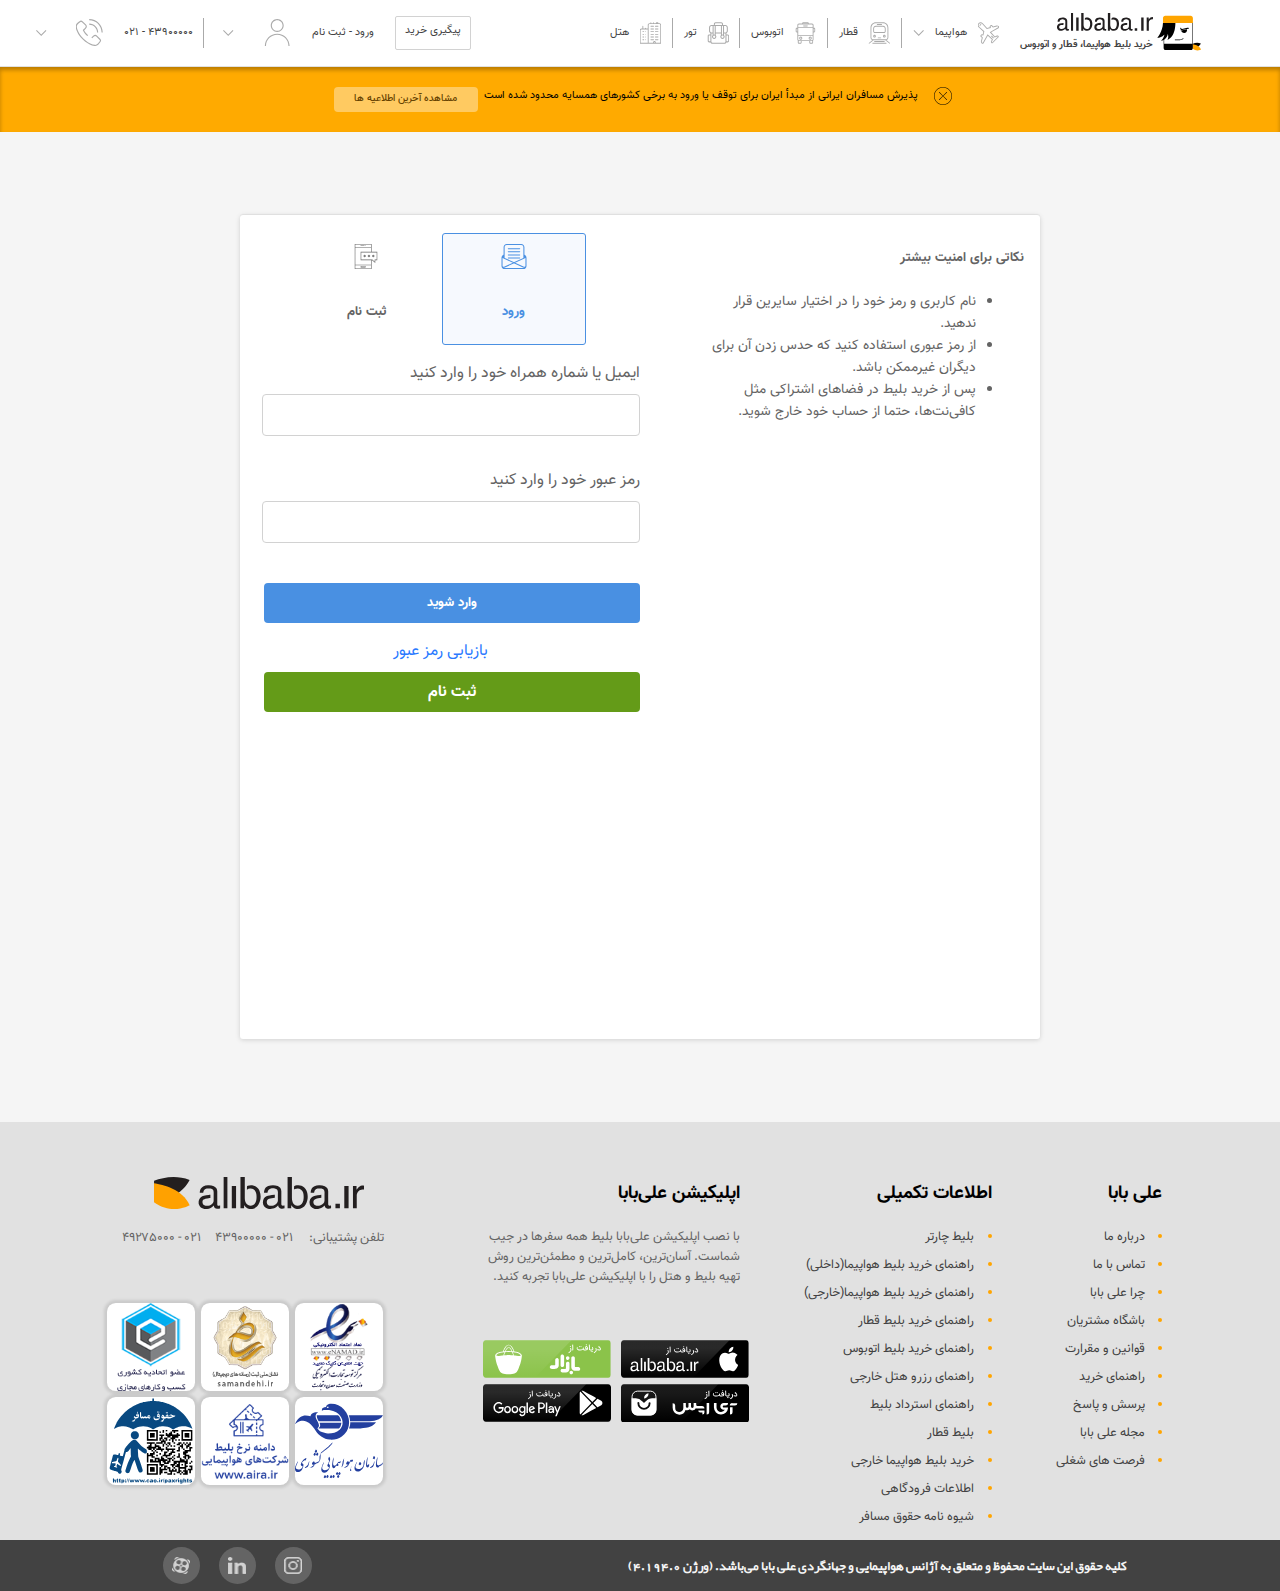
<file: login.html>
<!DOCTYPE html>
<html lang="en">
<head>
    <meta charset="UTF-8">
    <title>login</title>
    <link rel="stylesheet" type="text/css" href="./styles/style.css" />
    <link rel="stylesheet" type="text/css" href="./styles/forms_stylesheet.css" />
    <script type="text/javascript" src="javascript/js.js" defer="defer"></script>
</head>
<body>
    <div id="header">
        <div class="header-section1">
            <a class="home-logo" href="./index.html">
                <img src="./images/image_logo.svg" alt="Alibaba Logo"/>
                <img src="./images/text_logo.svg" alt="Alibaba Address"/>
                <p>خرید بلیط هواپیما، قطار و اتوبوس</p>
            </a>
            <a href="" class="header-travel-options">
                <svg viewBox="0 0 24 24" version="1.1" xmlns="http://www.w3.org/2000/svg" xmlns:xlink="http://www.w3.org/1999/xlink" ><g  transform="translate(-92.000000, 0.000000)"><path d="M98.2845949,14.7539881 L96.8317287,14.3907716 L96.0421506,15.1803497 C95.9932858,15.2292145 95.9932858,15.3084401 96.0421506,15.3573049 L97.7154427,17.030597 L96.614194,21.4355918 C96.5076803,21.8616466 96.6325169,22.3123464 96.9430551,22.6228846 L97.2355272,22.9153567 C97.3484083,23.0282378 97.5314247,23.0282378 97.6443058,22.9153567 C97.6624723,22.8971902 97.6781358,22.8766828 97.6908823,22.8543764 L103.053856,13.4691718 L109.04065,18.9770215 L107.835579,21.788852 C107.728972,22.0376029 107.78455,22.3261981 107.975917,22.5175645 C108.024781,22.5664293 108.104007,22.5664293 108.152872,22.5175645 L114.517547,16.1528893 C114.566412,16.1040245 114.566412,16.0247989 114.517547,15.9759341 C114.326181,15.7845677 114.037585,15.7289894 113.788834,15.8355969 L110.977004,17.0406671 L105.469154,11.0538739 L114.854359,5.6908998 C114.876665,5.67815333 114.897173,5.66248985 114.915339,5.64432332 C115.02822,5.53144223 115.02822,5.34842581 114.915339,5.23554472 L114.622867,4.94307259 C114.312329,4.63253444 113.861629,4.50769782 113.435574,4.61421152 L109.030579,5.71546022 L107.357287,4.04216812 C107.308423,3.99330328 107.229197,3.99330328 107.180332,4.04216812 L106.390754,4.83174623 L106.753971,6.28461244 L102.142152,7.4375671 L96.884435,1.72265737 C96.0477088,0.813172344 94.6321249,0.754189681 93.7226398,1.59091591 C93.6997805,1.61194654 93.6773615,1.63345088 93.6553974,1.65541493 C92.7815342,2.52927813 92.7815342,3.94609032 93.6553974,4.81995353 C93.6773615,4.84191758 93.6997805,4.86342191 93.7226398,4.88445255 L99.4375496,10.1421695 L98.2845949,14.7539881 Z M107.05427,11.2998445 L111.233689,15.8426915 L113.394915,14.9164519 C114.019509,14.6487689 114.744148,14.7883217 115.224654,15.2688273 C115.664043,15.7082164 115.664043,16.420607 115.224654,16.8599961 L108.859979,23.2246713 C108.420589,23.6640604 107.708199,23.6640604 107.26881,23.2246713 C106.788304,22.7441657 106.648751,22.0195262 106.916434,21.3949327 L107.842674,19.2337069 L103.299827,15.0542877 L98.5591254,23.3505154 C98.5022811,23.4499929 98.4324282,23.5414479 98.3514126,23.6224635 C97.8480072,24.1258689 97.0318258,24.1258689 96.5284204,23.6224635 L96.2359483,23.3299914 C95.6770298,22.7710729 95.452344,21.959886 95.6440515,21.1930562 L96.6079789,17.3373467 L95.3350438,16.0644117 C94.8956547,15.6250226 94.8956547,14.912632 95.3350438,14.4732429 L96.1306282,13.6776585 C96.3203889,13.4878978 96.5610685,13.3800898 96.8086859,13.3542345 L97.556988,13.54131 L98.3233364,10.4759164 L93.0455833,5.62038356 C93.0125082,5.58995446 92.9800703,5.55883996 92.9482906,5.52706031 C91.6839031,4.26267281 91.6839031,2.21269564 92.9482906,0.948308148 C92.9800703,0.916528492 93.0125082,0.885413998 93.0455833,0.854984896 C94.3615118,-0.355669327 96.4097118,-0.270327661 97.620366,1.04560084 L102.475899,6.32335396 L105.541292,5.55700556 L105.354217,4.80870346 C105.380072,4.56108606 105.48788,4.32040646 105.677641,4.13064574 L106.473225,3.33506134 C106.912615,2.89567221 107.625005,2.89567221 108.064394,3.33506134 L109.337329,4.60799638 L113.193039,3.64406902 C113.959868,3.45236156 114.771055,3.67704732 115.329974,4.23596581 L115.622446,4.52843794 C116.125851,5.03184332 116.125851,5.84802472 115.622446,6.3514301 C115.54143,6.43244569 115.449975,6.50229865 115.350498,6.55914295 L107.05427,11.2998445 Z M94.8535534,3.85355339 L95.8535534,2.85355339 C96.0488155,2.65829124 96.0488155,2.34170876 95.8535534,2.14644661 C95.6582912,1.95118446 95.3417088,1.95118446 95.1464466,2.14644661 L94.1464466,3.14644661 C93.9511845,3.34170876 93.9511845,3.65829124 94.1464466,3.85355339 C94.3417088,4.04881554 94.6582912,4.04881554 94.8535534,3.85355339 Z M109.853553,17.1464466 L107.853553,15.1464466 C107.658291,14.9511845 107.341709,14.9511845 107.146447,15.1464466 C106.951184,15.3417088 106.951184,15.6582912 107.146447,15.8535534 L109.146447,17.8535534 C109.341709,18.0488155 109.658291,18.0488155 109.853553,17.8535534 C110.048816,17.6582912 110.048816,17.3417088 109.853553,17.1464466 Z"></path></g></svg>
                <span>هواپیما</span>
                <svg width="12" height="12" xmlns="http://www.w3.org/2000/svg" viewBox="0 0 12 12" class="v-middle chevron mr-2"><g fill-rule="evenodd"><polygon fill-rule="nonzero" points="10.466 3.06 11.173 3.767 6.002 8.939 .83 3.767 1.537 3.06 6.002 7.524"></polygon></g></svg>
            </a>
            <a href="" class="header-travel-options">
                <svg viewBox="0 0 24 24" version="1.1" xmlns="http://www.w3.org/2000/svg" xmlns:xlink="http://www.w3.org/1999/xlink" class="main-navigation__icon"><g fill-rule="nonzero" transform="translate(-76.000000, 0.000000)"><path d="M84.0000184,1 C81.2385947,1 79.0000184,3.23857625 79.0000184,6 L79.0000184,17 C79.0000184,18.1045695 79.8954489,19 81.0000184,19 L95.0000184,19 C96.1045879,19 97.0000184,18.1045695 97.0000184,17 L97.0000184,6 C97.0000184,3.23857625 94.7614422,1 92.0000184,1 L84.0000184,1 Z M84.0000184,0 L92.0000184,0 C95.3137269,0 98.0000184,2.6862915 98.0000184,6 L98.0000184,17 C98.0000184,18.6568542 96.6568727,20 95.0000184,20 L81.0000184,20 C79.3431642,20 78.0000184,18.6568542 78.0000184,17 L78.0000184,6 C78.0000184,2.6862915 80.6863099,0 84.0000184,0 Z M84.0000184,5 C82.8954489,5 82.0000184,5.8954305 82.0000184,7 L82.0000184,10 C82.0000184,10.5522847 82.4477337,11 83.0000184,11 L93.0000184,11 C93.5523032,11 94.0000184,10.5522847 94.0000184,10 L94.0000184,7 C94.0000184,5.8954305 93.1045879,5 92.0000184,5 L84.0000184,5 Z M84.0000184,4 L92.0000184,4 C93.6568727,4 95.0000184,5.34314575 95.0000184,7 L95.0000184,10 C95.0000184,11.1045695 94.1045879,12 93.0000184,12 L83.0000184,12 C81.8954489,12 81.0000184,11.1045695 81.0000184,10 L81.0000184,7 C81.0000184,5.34314575 82.3431642,4 84.0000184,4 Z M93.5000184,16 C93.7761608,16 94.0000184,15.7761424 94.0000184,15.5 C94.0000184,15.2238576 93.7761608,15 93.5000184,15 C93.223876,15 93.0000184,15.2238576 93.0000184,15.5 C93.0000184,15.7761424 93.223876,16 93.5000184,16 Z M93.5000184,17 C92.6715913,17 92.0000184,16.3284271 92.0000184,15.5 C92.0000184,14.6715729 92.6715913,14 93.5000184,14 C94.3284455,14 95.0000184,14.6715729 95.0000184,15.5 C95.0000184,16.3284271 94.3284455,17 93.5000184,17 Z M82.5000184,16 C82.7761608,16 83.0000184,15.7761424 83.0000184,15.5 C83.0000184,15.2238576 82.7761608,15 82.5000184,15 C82.223876,15 82.0000184,15.2238576 82.0000184,15.5 C82.0000184,15.7761424 82.223876,16 82.5000184,16 Z M82.5000184,17 C81.6715913,17 81.0000184,16.3284271 81.0000184,15.5 C81.0000184,14.6715729 81.6715913,14 82.5000184,14 C83.3284455,14 84.0000184,14.6715729 84.0000184,15.5 C84.0000184,16.3284271 83.3284455,17 82.5000184,17 Z M85.5000184,2 L90.5000184,2 C90.7761608,2 91.0000184,2.22385763 91.0000184,2.5 C91.0000184,2.77614237 90.7761608,3 90.5000184,3 L85.5000184,3 C85.223876,3 85.0000184,2.77614237 85.0000184,2.5 C85.0000184,2.22385763 85.223876,2 85.5000184,2 Z M86.5000184,17 L89.5000184,17 C89.7761608,17 90.0000184,17.2238576 90.0000184,17.5 C90.0000184,17.7761424 89.7761608,18 89.5000184,18 L86.5000184,18 C86.223876,18 86.0000184,17.7761424 86.0000184,17.5 C86.0000184,17.2238576 86.223876,17 86.5000184,17 Z M81.1876709,19.1095656 C81.4033019,18.9370608 81.717948,18.9720215 81.8904528,19.1876525 C82.0629576,19.4032834 82.0279969,19.7179296 81.8123659,19.8904344 L76.8123659,23.8904344 C76.596735,24.0629392 76.2820888,24.0279785 76.109584,23.8123475 C75.9370792,23.5967166 75.9720399,23.2820704 76.1876709,23.1095656 L81.1876709,19.1095656 Z M82.5000184,21 L93.5000184,21 C93.7761608,21 94.0000184,21.2238576 94.0000184,21.5 C94.0000184,21.7761424 93.7761608,22 93.5000184,22 L82.5000184,22 C82.223876,22 82.0000184,21.7761424 82.0000184,21.5 C82.0000184,21.2238576 82.223876,21 82.5000184,21 Z M80.5000184,23 L95.5000184,23 C95.7761608,23 96.0000184,23.2238576 96.0000184,23.5 C96.0000184,23.7761424 95.7761608,24 95.5000184,24 L80.5000184,24 C80.223876,24 80.0000184,23.7761424 80.0000184,23.5 C80.0000184,23.2238576 80.223876,23 80.5000184,23 Z M94.1876709,19.8904344 C93.9720399,19.7179296 93.9370792,19.4032834 94.109584,19.1876525 C94.2820888,18.9720215 94.596735,18.9370608 94.8123659,19.1095656 L99.8123659,23.1095656 C100.027997,23.2820704 100.062958,23.5967166 99.8904528,23.8123475 C99.717948,24.0279785 99.4033019,24.0629392 99.1876709,23.8904344 L94.1876709,19.8904344 Z"></path></g></svg>
                <span>قطار</span>
            </a>
            <a href="" class="header-travel-options">
                <svg viewBox="0 0 30 33" version="1.1" xmlns="http://www.w3.org/2000/svg" xmlns:xlink="http://www.w3.org/1999/xlink" class="main-navigation__icon"><g stroke="none" stroke-width="1"><g transform="translate(-1138.000000, -1270.000000)" fill-rule="nonzero"><g transform="translate(1105.000000, 190.000000)"><g transform="translate(0.000000, 1009.000000)"><path d="M61.4695986,79.4076433 C62.4323386,79.4076433 63.1200101,80.1783439 62.9824758,81.1592357 L62.9824758,84.9426752 C62.9824758,85.8535032 62.2260372,86.6242038 61.3320643,86.6242038 L60.4380914,86.6242038 L60.4380914,97.4840764 C60.4380914,98.1847134 60.1630228,98.8152866 59.7504199,99.2356688 L59.7504199,102.038217 C59.7504199,103.089172 58.9252142,104 57.8249398,104 L55.8306926,104 C54.7991854,104 53.9052125,103.159236 53.9052125,102.038217 L53.9052125,99.9363057 L42.0772633,99.9363057 L42.0772633,102.038217 C42.0772633,103.089172 41.2520576,104 40.1517832,104 L38.157536,104 C37.1260288,104 36.2320559,103.159236 36.2320559,102.038217 L36.2320559,99.2356688 C35.819453,98.7452229 35.5443844,98.1847134 35.5443844,97.4840764 L35.5443844,86.6242038 L34.6504115,86.6242038 C33.7564386,86.6242038 33,85.8535032 33,84.9426752 L33,81.1592357 C33,80.2484076 33.7564386,79.477707 34.6504115,79.477707 L35.5443844,79.477707 L35.5443844,75.4840764 C35.5443844,74.1528662 36.6446588,73.0318471 37.9512345,73.0318471 L42.9712362,73.0318471 L42.9712362,72.3312102 C42.9712362,71.6305732 43.5901405,71 44.277812,71 L51.8421981,71 C52.5298696,71 53.1487739,71.6305732 53.1487739,72.3312102 L53.1487739,73.0318471 L58.1687756,73.0318471 C59.4753513,73.0318471 60.5756257,74.1528662 60.5756257,75.4840764 L60.5756257,79.4076433 L61.4695986,79.4076433 Z M59.2002827,97.4840764 L59.1315156,97.4840764 L59.1315156,92.1592357 L36.9197273,92.1592357 L36.9197273,97.4840764 C36.9197273,98.044586 37.4010974,98.5350318 37.9512345,98.5350318 L58.1687756,98.5350318 C58.7189127,98.5350318 59.2002827,98.044586 59.2002827,97.4840764 Z M36.9197273,90.7579618 L36.9197273,90.8280255 L59.1315156,90.8280255 L59.1315156,79.9681529 L36.9197273,79.9681529 L36.9197273,90.7579618 Z M44.3465791,72.3312102 L44.3465791,73.0318471 L51.7046638,73.0318471 L51.7046638,72.3312102 L44.3465791,72.3312102 Z M37.9512345,74.3630573 C37.4010974,74.3630573 36.9197273,74.8535032 36.9197273,75.4840764 L36.9197273,78.4968153 L59.1315156,78.4968153 L59.1315156,75.4140127 C59.1315156,74.8535032 58.6501456,74.3630573 58.1000084,74.3630573 L37.9512345,74.3630573 Z M34.6504115,85.2229299 L34.6504115,85.2929936 L35.5443844,85.2929936 L35.5443844,80.8789809 L34.6504115,80.8789809 C34.5128772,80.8789809 34.3753429,81.0191083 34.3753429,81.1592357 L34.3753429,84.9426752 C34.3753429,85.0828025 34.5128772,85.2229299 34.6504115,85.2229299 Z M40.7706875,102.038217 L40.8394547,102.038217 L40.8394547,99.9363057 C40.4268518,99.9363057 38.0200017,100.006369 37.6761659,99.9363057 L37.6761659,102.038217 C37.6761659,102.318471 37.8824674,102.598726 38.2263031,102.598726 L40.2205504,102.598726 C40.4956189,102.598726 40.7706875,102.388535 40.7706875,102.038217 Z M57.893707,102.598726 C58.2375427,102.598726 58.5126113,102.318471 58.5126113,102.038217 L58.5126113,99.9363057 C58.1000084,99.9363057 55.7619254,99.9363057 55.3493226,99.9363057 L55.3493226,102.038217 C55.3493226,102.318471 55.555624,102.598726 55.8994597,102.598726 L57.893707,102.598726 Z M61.7446672,84.9426752 L61.7446672,81.089172 C61.7446672,80.9490446 61.6071329,80.8089172 61.4695986,80.8089172 L60.5756257,80.8089172 L60.5756257,85.2229299 L61.4695986,85.2229299 C61.6071329,85.2229299 61.7446672,85.0828025 61.7446672,84.9426752 Z M55.3493226,97.9044586 C54.0427468,97.9044586 52.9424724,96.7834395 52.9424724,95.4522293 C52.9424724,94.1210191 54.0427468,93 55.3493226,93 C56.6558983,93 57.7561727,94.1210191 57.7561727,95.4522293 C57.7561727,96.7834395 56.6558983,97.9044586 55.3493226,97.9044586 Z M55.3493226,94.4012739 C54.7991854,94.4012739 54.3178154,94.8216561 54.3178154,95.4522293 C54.3178154,96.0127389 54.7991854,96.5031847 55.3493226,96.5031847 C55.8994597,96.5031847 56.3808297,96.0127389 56.3808297,95.4522293 C56.3808297,94.8917197 55.8994597,94.4012739 55.3493226,94.4012739 Z M40.7706875,97.9044586 C39.4641118,97.9044586 38.3638374,96.7834395 38.3638374,95.4522293 C38.3638374,94.1210191 39.4641118,93 40.7706875,93 C42.0772633,93 43.1775377,94.1210191 43.1775377,95.4522293 C43.1775377,96.7834395 42.0772633,97.9044586 40.7706875,97.9044586 Z M40.7706875,94.4012739 C40.2205504,94.4012739 39.7391803,94.8216561 39.7391803,95.4522293 C39.7391803,96.0127389 40.2205504,96.5031847 40.7706875,96.5031847 C41.3208247,96.5031847 41.8021947,96.0127389 41.8021947,95.4522293 C41.8021947,94.8917197 41.3208247,94.4012739 40.7706875,94.4012739 Z M45.1717849,77.3757962 C44.8279492,77.3757962 44.4841134,77.0955414 44.4841134,76.6751592 C44.4841134,76.2547771 44.759182,75.9745223 45.1717849,75.9745223 L50.879458,75.9745223 C51.2920609,75.9745223 51.5671295,76.2547771 51.5671295,76.6751592 C51.5671295,77.0955414 51.2920609,77.3757962 50.879458,77.3757962 L45.1717849,77.3757962 Z"></path></g></g></g></g></svg>
                <span>اتوبوس</span>
            </a>

            <a href="" class="header-travel-options">
                <svg viewBox="0 0 24 24" version="1.1" xmlns="http://www.w3.org/2000/svg" xmlns:xlink="http://www.w3.org/1999/xlink" class="main-navigation__icon"><g stroke="none" stroke-width="1" fill-rule="evenodd"><path d="M22.8758501,20.9356936 C22.8758501,21.1789179 22.6782238,21.3757376 22.4357914,21.3757376 L21.0004001,21.3757376 L21.0004001,14.7190719 L22.4357914,14.7190719 C22.6782238,14.7190719 22.8758501,14.9166917 22.8758501,15.1583158 L22.8758501,20.9356936 Z M18.7264969,22.8758876 L5.27350313,22.8758876 C4.67182291,22.8758876 4.18135751,22.4086409 4.13415122,21.8189819 C4.13415122,21.8173817 4.13495133,21.8157816 4.13415122,21.8141814 C4.13015069,21.7853785 4.12454994,21.7565757 4.12454994,21.7269727 L4.12454994,14.1566157 L4.12454994,12.5580558 C4.17735698,12.5612561 4.22936392,12.5628563 4.28137085,12.5628563 L5.4847313,12.5628563 L5.4847313,14.5438544 C5.27430324,14.7630763 5.10548073,15.019902 4.99026537,15.3055306 C4.97666356,15.3391339 4.9702627,15.3743374 4.95746099,15.4087409 C4.91985598,15.5167517 4.88225097,15.6239624 4.85904787,15.7383738 C4.82864382,15.890389 4.81264169,16.0464046 4.81264169,16.2040204 C4.81264169,17.529753 5.8919856,18.609861 7.21856247,18.609861 C8.54513935,18.609861 9.62528337,17.529753 9.62528337,16.2040204 C9.62528337,16.0464046 9.60848113,15.890389 9.57807708,15.7383738 C9.55567409,15.6239624 9.51806908,15.5167517 9.47966396,15.4087409 C9.46766235,15.3743374 9.4612615,15.3391339 9.44765969,15.3055306 C9.33164422,15.019902 9.16282171,14.7630763 8.95319376,14.5438544 L8.95319376,12.5628563 L14.8011735,12.5628563 L14.8011735,14.5438544 C14.5915455,14.7630763 14.422723,15.019902 14.3067076,15.3055306 C14.2931057,15.3391339 14.2867049,15.3743374 14.2747033,15.4087409 C14.2362982,15.5167517 14.1986932,15.6239624 14.1762902,15.7383738 C14.1458861,15.890389 14.1290839,16.0464046 14.1290839,16.2040204 C14.1290839,17.529753 15.2084278,18.609861 16.5350047,18.609861 C17.8623817,18.609861 18.9417256,17.529753 18.9417256,16.2040204 C18.9417256,16.0464046 18.9257234,15.890389 18.8945193,15.7383738 C18.8721163,15.6239624 18.8345113,15.5167517 18.7961061,15.4087409 C18.7841045,15.3743374 18.7777037,15.3391339 18.7641019,15.3055306 C18.6488865,15.019902 18.480064,14.7622762 18.269636,14.5438544 L18.269636,12.5628563 L19.7194293,12.5628563 C19.7706361,12.5628563 19.8234431,12.5612561 19.8754501,12.5580558 L19.8754501,14.1566157 L19.8754501,21.7269727 C19.8754501,21.7525753 19.8690492,21.7773777 19.867449,21.8021802 C19.8650487,21.8205821 19.8626484,21.8381838 19.8586478,21.8677868 C19.8586478,21.8725873 19.860248,21.8765877 19.8594479,21.8821882 C19.7834378,22.4414441 19.3073743,22.8758876 18.7264969,22.8758876 Z M1.12494999,20.9356936 L1.12494999,15.1583158 C1.12494999,14.9166917 1.32177624,14.7190719 1.56420856,14.7190719 L2.99959995,14.7190719 L2.99959995,21.3757376 L1.56420856,21.3757376 C1.32177624,21.3757376 1.12494999,21.1789179 1.12494999,20.9356936 Z M2.62434991,5.78137814 C2.62434991,4.86768677 3.36764902,4.12521252 4.28137085,4.12521252 L5.4847313,4.12521252 L5.4847313,11.4379438 L4.28137085,11.4379438 C4.18935858,11.4379438 4.10134685,11.4251425 4.01333511,11.4107411 C3.92692359,11.3947395 3.83891185,11.3707371 3.74609948,11.3387339 C3.74209895,11.3379338 3.73889852,11.3387339 3.73489799,11.3379338 C3.09081211,11.1107111 2.62434991,10.5026503 2.62434991,9.78177818 L2.62434991,5.78137814 Z M8.02747033,1.9049905 C8.02747033,1.47454745 8.37711695,1.12571257 8.80677424,1.12571257 L15.1932258,1.12571257 C15.6236832,1.12571257 15.9725297,1.47454745 15.9725297,1.9049905 L15.9725297,3.00030003 L15.3636485,3.00030003 L8.39071876,3.00030003 L8.02747033,3.00030003 L8.02747033,1.9049905 Z M17.144686,12.0004 L17.144686,13.8765877 C17.130284,13.8725873 17.115082,13.8749875 17.09988,13.8709871 C16.9182558,13.8269827 16.7302307,13.7973797 16.5350047,13.7973797 C16.3397786,13.7973797 16.1533538,13.8269827 15.9709295,13.8709871 C15.9565275,13.8749875 15.9405254,13.8725873 15.9253234,13.8765877 L15.9253234,12.0004 L15.9253234,4.12521252 L16.5350047,4.12521252 L17.144686,4.12521252 L17.144686,12.0004 Z M15.285238,15.929593 C15.2868382,15.9247925 15.2884385,15.919992 15.2900387,15.9159916 C15.3540472,15.650365 15.502867,15.4063406 15.7236965,15.2239224 C15.7236965,15.2239224 15.7236965,15.2231223 15.7244966,15.2231223 C15.8901187,15.0855086 16.1645553,14.9222922 16.5350047,14.9222922 C16.9062542,14.9222922 17.1814909,15.0855086 17.3471129,15.2231223 C17.3479131,15.2231223 17.3479131,15.2239224 17.3479131,15.2239224 C17.5679424,15.4063406 17.7175623,15.650365 17.7815709,15.9159916 C17.782371,15.919992 17.7847713,15.9247925 17.7863715,15.929593 C17.8063742,16.0184018 17.8167756,16.1112111 17.8167756,16.2040204 C17.8167756,16.909691 17.242299,17.4849485 16.5350047,17.4849485 C15.8285105,17.4849485 15.2540339,16.909691 15.2540339,16.2040204 C15.2540339,16.1112111 15.2644353,16.0184018 15.285238,15.929593 Z M8.95319376,11.4379438 L14.8011735,11.4379438 L14.8011735,4.12521252 L8.95319376,4.12521252 L8.95319376,11.4379438 Z M5.96879584,15.929593 C5.96959595,15.9247925 5.97199627,15.919992 5.97279637,15.9159916 C6.03680491,15.650365 6.18642486,15.4063406 6.40645419,15.2239224 L6.4072543,15.2231223 C6.57287638,15.0855086 6.84811308,14.9222922 7.21856247,14.9222922 C7.58981197,14.9222922 7.86424857,15.0855086 8.03067076,15.2231223 C8.03067076,15.2231223 8.03067076,15.2239224 8.03067076,15.2239224 C8.2515002,15.4063406 8.40112015,15.650365 8.46432858,15.9159916 C8.46592879,15.919992 8.46832911,15.9247925 8.46912922,15.929593 C8.48993199,16.0184018 8.50033338,16.1112111 8.50033338,16.2040204 C8.50033338,16.909691 7.92505667,17.4849485 7.21856247,17.4849485 C6.51206828,17.4849485 5.93759168,16.909691 5.93759168,16.2040204 C5.93759168,16.1112111 5.94799307,16.0184018 5.96879584,15.929593 Z M6.60888118,4.12521252 L7.46499533,4.12521252 L7.82824377,4.12521252 L7.82824377,12.0004 L7.82824377,13.8765877 C7.81384185,13.8725873 7.79783971,13.8749875 7.78343779,13.8709871 C7.60181358,13.8269827 7.41378851,13.7973797 7.21856247,13.7973797 C7.02333644,13.7973797 6.83611148,13.8269827 6.65448726,13.8709871 C6.64008534,13.8749875 6.62408321,13.8725873 6.60888118,13.8765877 L6.60888118,12.0004 L6.60888118,4.12521252 Z M21.3756501,5.78137814 L21.3756501,9.78177818 C21.3756501,10.5026503 20.909988,11.1107111 20.265102,11.3379338 C20.2611015,11.3387339 20.2579011,11.3379338 20.2547006,11.3387339 C20.1610881,11.3707371 20.0730764,11.3947395 19.987465,11.4107411 C19.8994533,11.4251425 19.8106414,11.4379438 19.7194293,11.4379438 L18.269636,11.4379438 L18.269636,4.12521252 L19.7194293,4.12521252 C20.632351,4.12521252 21.3756501,4.86768677 21.3756501,5.78137814 Z M22.4357914,13.5941594 L21.0004001,13.5941594 L21.0004001,12.2356236 C21.8877184,11.769977 22.5006001,10.8514851 22.5006001,9.78177818 L22.5006001,5.78137814 C22.5006001,4.24762476 21.2532338,3.00030003 19.7194293,3.00030003 L17.707161,3.00030003 L17.0974797,3.00030003 L17.0974797,1.9049905 C17.0974797,0.854485449 16.2437658,0 15.1932258,0 L8.80677424,0 C7.75703427,0 6.90252034,0.854485449 6.90252034,1.9049905 L6.90252034,3.00030003 L6.04720629,3.00030003 L4.28137085,3.00030003 C2.74756634,3.00030003 1.50020003,4.24762476 1.50020003,5.78137814 L1.50020003,9.78177818 C1.50020003,10.8514851 2.11308174,11.769977 2.99959995,12.2356236 L2.99959995,13.5941594 L1.56420856,13.5941594 C0.701693559,13.5941594 0,14.2958296 0,15.1583158 L0,20.9356936 C0,21.7989799 0.701693559,22.5006501 1.56420856,22.5006501 L3.14441926,22.5006501 C3.46206161,23.3727373 4.29257234,24 5.27350313,24 L18.7264969,24 C19.7074277,24 20.5379384,23.3727373 20.8563809,22.5006501 L22.4357914,22.5006501 C23.2983064,22.5006501 24,21.7989799 24,20.9356936 L24,15.1583158 C24,14.2958296 23.2983064,13.5941594 22.4357914,13.5941594 Z"></path></g></svg>
                <span>تور</span>
            </a>
            <a href="" class="header-travel-options">
                <svg viewBox="0 0 24 24" version="1.1" xmlns="http://www.w3.org/2000/svg" xmlns:xlink="http://www.w3.org/1999/xlink" class="main-navigation__icon"><g transform="translate(-44.000000, 0.000000)"><path d="M54,23 L67,23 L67,3 C67,2.44771525 66.5522847,2 66,2 L55,2 C54.4477153,2 54,2.44771525 54,3 L54,23 Z M55,1 L66,1 C67.1045695,1 68,1.8954305 68,3 L68,24 L53,24 L53,3 C53,1.8954305 53.8954305,1 55,1 Z M59.5,0 C59.7761424,-5.07265313e-17 60,0.223857625 60,0.5 L60,1.5 C60,1.77614237 59.7761424,2 59.5,2 C59.2238576,2 59,1.77614237 59,1.5 L59,0.5 C59,0.223857625 59.2238576,5.07265313e-17 59.5,0 Z M56.5,0 C56.7761424,-5.07265313e-17 57,0.223857625 57,0.5 L57,1.5 C57,1.77614237 56.7761424,2 56.5,2 C56.2238576,2 56,1.77614237 56,1.5 L56,0.5 C56,0.223857625 56.2238576,5.07265313e-17 56.5,0 Z M63,0 L64,0 C64.5522847,-1.01453063e-16 65,0.44771525 65,1 C65,1.55228475 64.5522847,2 64,2 L63,2 C62.4477153,2 62,1.55228475 62,1 C62,0.44771525 62.4477153,1.01453063e-16 63,0 Z M61,24 L61,22.5 C61,22.2238576 60.7761424,22 60.5,22 C60.2238576,22 60,22.2238576 60,22.5 L60,24 L59,24 L59,22.5 C59,21.6715729 59.6715729,21 60.5,21 C61.3284271,21 62,21.6715729 62,22.5 L62,24 L61,24 Z M56.5,4 L59.5,4 C59.7761424,4 60,4.22385763 60,4.5 C60,4.77614237 59.7761424,5 59.5,5 L56.5,5 C56.2238576,5 56,4.77614237 56,4.5 C56,4.22385763 56.2238576,4 56.5,4 Z M61.5,4 L64.5,4 C64.7761424,4 65,4.22385763 65,4.5 C65,4.77614237 64.7761424,5 64.5,5 L61.5,5 C61.2238576,5 61,4.77614237 61,4.5 C61,4.22385763 61.2238576,4 61.5,4 Z M56.5,7 L59.5,7 C59.7761424,7 60,7.22385763 60,7.5 C60,7.77614237 59.7761424,8 59.5,8 L56.5,8 C56.2238576,8 56,7.77614237 56,7.5 C56,7.22385763 56.2238576,7 56.5,7 Z M61.5,7 L64.5,7 C64.7761424,7 65,7.22385763 65,7.5 C65,7.77614237 64.7761424,8 64.5,8 L61.5,8 C61.2238576,8 61,7.77614237 61,7.5 C61,7.22385763 61.2238576,7 61.5,7 Z M56.5,10 L59.5,10 C59.7761424,10 60,10.2238576 60,10.5 C60,10.7761424 59.7761424,11 59.5,11 L56.5,11 C56.2238576,11 56,10.7761424 56,10.5 C56,10.2238576 56.2238576,10 56.5,10 Z M61.5,10 L64.5,10 C64.7761424,10 65,10.2238576 65,10.5 C65,10.7761424 64.7761424,11 64.5,11 L61.5,11 C61.2238576,11 61,10.7761424 61,10.5 C61,10.2238576 61.2238576,10 61.5,10 Z M56.5,13 L59.5,13 C59.7761424,13 60,13.2238576 60,13.5 C60,13.7761424 59.7761424,14 59.5,14 L56.5,14 C56.2238576,14 56,13.7761424 56,13.5 C56,13.2238576 56.2238576,13 56.5,13 Z M61.5,13 L64.5,13 C64.7761424,13 65,13.2238576 65,13.5 C65,13.7761424 64.7761424,14 64.5,14 L61.5,14 C61.2238576,14 61,13.7761424 61,13.5 C61,13.2238576 61.2238576,13 61.5,13 Z M56.5,16 L59.5,16 C59.7761424,16 60,16.2238576 60,16.5 C60,16.7761424 59.7761424,17 59.5,17 L56.5,17 C56.2238576,17 56,16.7761424 56,16.5 C56,16.2238576 56.2238576,16 56.5,16 Z M61.5,16 L64.5,16 C64.7761424,16 65,16.2238576 65,16.5 C65,16.7761424 64.7761424,17 64.5,17 L61.5,17 C61.2238576,17 61,16.7761424 61,16.5 C61,16.2238576 61.2238576,16 61.5,16 Z M56.5,19 L59.5,19 C59.7761424,19 60,19.2238576 60,19.5 C60,19.7761424 59.7761424,20 59.5,20 L56.5,20 C56.2238576,20 56,19.7761424 56,19.5 C56,19.2238576 56.2238576,19 56.5,19 Z M61.5,19 L64.5,19 C64.7761424,19 65,19.2238576 65,19.5 C65,19.7761424 64.7761424,20 64.5,20 L61.5,20 C61.2238576,20 61,19.7761424 61,19.5 C61,19.2238576 61.2238576,19 61.5,19 Z M45,23 L53,23 L53,8 L46,8 C45.4477153,8 45,8.44771525 45,9 L45,23 Z M46,7 L54,7 L54,24 L44,24 L44,9 C44,7.8954305 44.8954305,7 46,7 Z M47.5,4 C47.7761424,4 48,4.22385763 48,4.5 L48,7.5 C48,7.77614237 47.7761424,8 47.5,8 C47.2238576,8 47,7.77614237 47,7.5 L47,4.5 C47,4.22385763 47.2238576,4 47.5,4 Z M50.5,6 C50.7761424,6 51,6.22385763 51,6.5 L51,7.5 C51,7.77614237 50.7761424,8 50.5,8 C50.2238576,8 50,7.77614237 50,7.5 L50,6.5 C50,6.22385763 50.2238576,6 50.5,6 Z M50.5,10 C50.7761424,10 51,10.2238576 51,10.5 C51,10.7761424 50.7761424,11 50.5,11 C50.2238576,11 50,10.7761424 50,10.5 C50,10.2238576 50.2238576,10 50.5,10 Z M47.5,10 L48.5,10 C48.7761424,10 49,10.2238576 49,10.5 C49,10.7761424 48.7761424,11 48.5,11 L47.5,11 C47.2238576,11 47,10.7761424 47,10.5 C47,10.2238576 47.2238576,10 47.5,10 Z M47.5,13 L48.5,13 C48.7761424,13 49,13.2238576 49,13.5 C49,13.7761424 48.7761424,14 48.5,14 L47.5,14 C47.2238576,14 47,13.7761424 47,13.5 C47,13.2238576 47.2238576,13 47.5,13 Z M50.5,13 C50.7761424,13 51,13.2238576 51,13.5 C51,13.7761424 50.7761424,14 50.5,14 C50.2238576,14 50,13.7761424 50,13.5 C50,13.2238576 50.2238576,13 50.5,13 Z M47.5,16 L48.5,16 C48.7761424,16 49,16.2238576 49,16.5 C49,16.7761424 48.7761424,17 48.5,17 L47.5,17 C47.2238576,17 47,16.7761424 47,16.5 C47,16.2238576 47.2238576,16 47.5,16 Z M50.5,16 C50.7761424,16 51,16.2238576 51,16.5 C51,16.7761424 50.7761424,17 50.5,17 C50.2238576,17 50,16.7761424 50,16.5 C50,16.2238576 50.2238576,16 50.5,16 Z M47.5,19 L48.5,19 C48.7761424,19 49,19.2238576 49,19.5 C49,19.7761424 48.7761424,20 48.5,20 L47.5,20 C47.2238576,20 47,19.7761424 47,19.5 C47,19.2238576 47.2238576,19 47.5,19 Z M50.5,19 C50.7761424,19 51,19.2238576 51,19.5 C51,19.7761424 50.7761424,20 50.5,20 C50.2238576,20 50,19.7761424 50,19.5 C50,19.2238576 50.2238576,19 50.5,19 Z"></path></g></svg>
                <span style="border: none">هتل</span>
            </a>

            <a href="" class="peygiri">
                پیگیری خرید
            </a>
            <a href="" class="contacts">
                        <span>
                            ورود - ثبت نام
                        </span>
                <svg viewBox="0 0 24 24" version="1.1" xmlns="http://www.w3.org/2000/svg" xmlns:xlink="http://www.w3.org/1999/xlink"><g fill-rule="nonzero"><path d="M12,10.5 C14.6233526,10.5 16.75,8.37335256 16.75,5.75 C16.75,3.12664744 14.6233526,1 12,1 C9.37664744,1 7.25,3.12664744 7.25,5.75 C7.25,8.37335256 9.37664744,10.5 12,10.5 Z M12,11.5 C8.82436269,11.5 6.25,8.92563731 6.25,5.75 C6.25,2.57436269 8.82436269,0 12,0 C15.1756373,0 17.75,2.57436269 17.75,5.75 C17.75,8.92563731 15.1756373,11.5 12,11.5 Z M22,24 C22,18.4771525 17.5228475,14 12,14 C6.4771525,14 2,18.4771525 2,24 L1,24 C1,17.9248678 5.92486775,13 12,13 C18.0751322,13 23,17.9248678 23,24 L22.5,24 L22,24 Z"></path></g></svg>
                <svg width="12" height="12" xmlns="http://www.w3.org/2000/svg" viewBox="0 0 12 12" class="v-middle chevron mr-2"><g fill-rule="evenodd"><polygon fill-rule="nonzero" points="10.466 3.06 11.173 3.767 6.002 8.939 .83 3.767 1.537 3.06 6.002 7.524"></polygon></g></svg>
            </a>
            <a href="" class="contacts">
                        <span>
                                    ۰۲۱ - ۴۳۹۰۰۰۰۰
                        </span>
                <svg viewBox="0 0 24 24" version="1.1" xmlns="http://www.w3.org/2000/svg" xmlns:xlink="http://www.w3.org/1999/xlink"><g fill-rule="nonzero"><path d="M21.0771321,18.3665378 L18.2763943,15.5632233 C17.9649685,15.2398625 17.6268001,15.0849627 17.2812515,15.0849627 C16.9327187,15.0849627 16.5834299,15.2417028 16.2505079,15.5736915 L14.6458381,17.1688073 L13.9398822,16.4599129 L15.5445519,14.8647971 C16.0574369,14.3533472 16.656649,14.0849627 17.2812515,14.0849627 C17.910932,14.0849627 18.505066,14.3584111 18.9976387,14.8698609 L21.7854985,17.6600476 C22.2983835,18.1664336 22.5675211,18.7690329 22.5675211,19.3969515 C22.5675211,20.0198063 20.5159813,22.3998203 20.2316094,22.7441628 C19.459743,23.5796996 18.4745976,24 17.3015637,24 C17.2000023,24 17.0882848,23.9949361 16.9816454,23.9898723 C15.2398678,23.8784674 13.6809007,23.2252295 12.5129448,22.6732688 C9.45594739,21.1996856 6.77980511,19.1083115 4.55561097,16.4599129 C2.72242812,14.2621978 1.49353546,12.2113346 0.670888312,9.99842789 C0.335735769,9.09706087 -0.10097815,7.71969102 0.0208955021,6.24104399 C0.102144603,5.32448538 0.472843628,4.53452326 1.12283644,3.88634922 C3.0186488,2.22540324 4.17306311,1.39493024 4.58607938,1.39493024 C5.20560378,1.39493024 5.79465976,1.65318709 6.28723244,2.13931762 C6.61730691,2.4431492 6.93722525,2.76723622 7.24190938,3.08119553 C7.39425144,3.24323904 7.55674964,3.40528255 7.71416978,3.5622622 L9.10048257,4.9446959 C10.166877,6.00810644 10.166877,7.38547628 9.10048257,8.44888682 C8.95829664,8.59067489 8.81611071,8.73752683 8.67392479,8.8793149 C8.29814769,9.25910438 7.91221446,9.65408543 7.49581282,10.0338749 C7.80557502,10.717496 8.2321328,11.3909893 8.8668914,12.1910791 C9.56392138,13.0451111 10.2767623,13.7959428 11.0176495,14.4550129 L10.3520601,15.2018698 C9.57140028,14.5074193 8.82196394,13.718421 8.08250367,12.8122501 C7.40282469,11.9555398 6.93171231,11.2136897 6.58398842,10.4462901 L6.28427926,9.78485535 L6.82098642,9.29533823 C7.0009295,9.13121667 7.18520696,8.95470097 7.39533473,8.74652181 C7.48164659,8.66101036 7.57115336,8.57135067 7.67870769,8.46285016 C7.82022942,8.31984257 7.82022942,8.31984257 7.96684523,8.17153912 C8.02329765,8.11524466 8.06826274,8.06980487 8.17388276,7.9626043 C8.28154163,7.85332487 8.33136716,7.80297331 8.39340302,7.74111104 C9.0680244,7.06837734 9.0680244,6.32520538 8.39340302,5.65247168 L7.00709023,4.27003798 C6.76074465,4.02438171 6.64890704,3.91107264 6.52331261,3.7772965 C6.14554011,3.38802387 5.87869996,3.12299051 5.58383285,2.8507441 C5.27265048,2.54363155 4.93299153,2.39493024 4.58607938,2.39493024 C4.45610669,2.51364795 4.25001279,2.64611233 3.99536563,2.8293027 C3.44852966,3.2226905 2.70866895,3.82700723 1.82991599,4.594125 C1.34566173,5.07702426 1.07829803,5.64794933 1.01842838,6.32311372 C0.931443641,7.37846675 1.15205884,8.42088665 1.60917116,9.65025515 C2.3929015,11.7584763 3.56652089,13.7121346 5.32236583,15.8171417 C7.45758872,18.3596002 10.0214465,20.3619696 12.9409271,21.7692976 C14.4974753,22.504902 15.7302981,22.9077884 17.029164,22.9909999 C17.1662786,22.9975109 17.2370018,23 17.3015637,23 C18.1997284,23 18.9167937,22.6930162 19.4595688,22.1077386 C19.4709508,22.0939562 19.7624566,21.7468668 19.8945615,21.5874479 C20.1434327,21.2871202 20.3754642,21.0000153 20.5931331,20.7203293 C20.6743807,20.615933 20.752179,20.5143898 20.8262253,20.4159888 C21.0824806,20.0754477 21.2876867,19.7805962 21.4279492,19.5485498 C21.4886141,19.4481876 21.5341801,19.3642723 21.5628082,19.3022444 C21.5370159,18.9819706 21.3796058,18.6652083 21.0771321,18.3665378 Z M11.9890877,-4.4408921e-16 C18.6225314,-4.4408921e-16 24,5.372583 24,12 L22.9990906,12 C22.9990906,5.92486775 18.0697444,1 11.9890877,1 L11.9890877,-4.4408921e-16 Z M11.9890877,5 L11.9890877,4 C16.4113835,4 19.9963626,7.581722 19.9963626,12 L18.9954532,12 C18.9954532,8.13400675 15.8585965,5 11.9890877,5 Z"></path></g></svg>
                <svg width="12" height="12" xmlns="http://www.w3.org/2000/svg" viewBox="0 0 12 12" class="v-middle chevron mr-2"><g fill-rule="evenodd"><polygon fill-rule="nonzero" points="10.466 3.06 11.173 3.767 6.002 8.939 .83 3.767 1.537 3.06 6.002 7.524"></polygon></g></svg>
            </a>

        </div>
        <div class="header-section2">
            <div>
                <svg xmlns="http://www.w3.org/2000/svg" viewBox="0 0 36 36" fill="currentColor" class="alibaba-maintenance__close"><path d="M18 35c9.3888 0 17-7.6112 17-17S27.3888 1 18 1 1 8.6112 1 18s7.6112 17 17 17zm0 1C8.0589 36 0 27.9411 0 18S8.0589 0 18 0s18 8.0589 18 18-8.0589 18-18 18zm0-18.7071l7.1464-7.1465a.5.5 0 01.7072.7072L18.707 18l7.1465 7.1464a.5.5 0 01-.7072.7072L18 18.707l-7.1464 7.1465a.5.5 0 01-.7072-.7072L17.293 18l-7.1465-7.1464a.5.5 0 01.7072-.7072L18 17.293z"></path></svg>
                <span>
                        پذیرش مسافران ایرانی از مبدأ ایران برای توقف یا ورود به برخی کشورهای همسایه محدود شده است
                    </span>
                <a href="">
                    مشاهده آخرین اطلاعیه ها
                </a>
            </div>
        </div>
    </div>
    <div class="top-of-page">

    </div>
    <div class="forms">
        <div class="login-form form-container">
            <div class="form-item">
                <div>
                    <a id="entrance">
                        <svg xmlns="http://www.w3.org/2000/svg" xmlns:xlink="http://www.w3.org/1999/xlink" width="32" height="25" viewBox="0 0 16 16"><defs><path id="envelope-open-a" d="M0.666666667,8.9287721 L0.666666667,14 C0.666666667,14.7363797 1.26362033,15.3333333 2,15.3333333 L14,15.3333333 C14.7363797,15.3333333 15.3333333,14.7363797 15.3333333,14 L15.3333333,8.9287721 L15.3333333,9.02911707 L8,12.36573 L0.666666667,9.02911707 L0.666666667,8.9287721 Z M1.33333333,6.66666667 L1.33333333,8.60001628 L8,11.6333008 L14.6666667,8.60001628 L14.6666667,6.66666667 L15.4142136,7.41421356 C15.7892863,7.78928632 16,8.29799415 16,8.82842712 L16,14 C16,15.1045695 15.1045695,16 14,16 L2,16 C0.8954305,16 1.3527075e-16,15.1045695 0,14 L2.07241631e-15,8.82842712 C2.00745701e-15,8.29799415 0.210713681,7.78928632 0.585786438,7.41421356 L1.33333333,6.66666667 Z M0.666666667,9.03372016 L0.666666667,13.9325597 C0.666666667,14.0274072 0.686905223,14.121163 0.726030547,14.2075647 C0.877911634,14.5429688 1.2729343,14.6917436 1.60833837,14.5398625 L7.21720131,12 L0.666666667,9.03372016 Z M0.941671702,8.42641737 L8.83333333,12 L1.8833434,15.1471653 C1.21253527,15.4509274 0.422489934,15.1533779 0.11872776,14.4825697 C0.0404771135,14.3097662 4.67320155e-16,14.1222547 4.4408921e-16,13.9325597 L0,9.03372016 C-4.50902501e-17,8.66553033 0.298476833,8.36705349 0.666666667,8.36705349 C0.761514198,8.36705349 0.855269947,8.38729205 0.941671702,8.42641737 Z M14.3916616,14.5398625 C14.7270657,14.6917436 15.1220884,14.5429688 15.2739695,14.2075647 C15.3130948,14.121163 15.3333333,14.0274072 15.3333333,13.9325597 L15.3333333,9.03372016 L8.78279869,12 L14.3916616,14.5398625 Z M15.3333333,8.36705349 C15.7015232,8.36705349 16,8.66553033 16,9.03372016 L16,13.9325597 C16,14.1222547 15.9595229,14.3097662 15.8812722,14.4825697 C15.5775101,15.1533779 14.7874647,15.4509274 14.1166566,15.1471653 L7.16666667,12 L15.0583283,8.42641737 C15.1447301,8.38729205 15.2384858,8.36705349 15.3333333,8.36705349 Z M2,8.90423731 L8,11.6342666 L14,8.90423731 L14,2 C14,1.26362033 13.4030463,0.666666667 12.6666667,0.666666667 L3.33333333,0.666666667 C2.59695367,0.666666667 2,1.26362033 2,2 L2,8.90423731 Z M3.33333333,0 L12.6666667,0 C13.7712362,-2.02906125e-16 14.6666667,0.8954305 14.6666667,2 L14.6666667,9.33333333 L8,12.3666992 L1.33333333,9.33333333 L1.33333333,2 C1.33333333,0.8954305 2.22876383,2.02906125e-16 3.33333333,0 Z M4.33333333,2.66666667 L11.6666667,2.66666667 C11.8507616,2.66666667 12,2.81590508 12,3 L12,3 C12,3.18409492 11.8507616,3.33333333 11.6666667,3.33333333 L4.33333333,3.33333333 C4.14923842,3.33333333 4,3.18409492 4,3 L4,3 C4,2.81590508 4.14923842,2.66666667 4.33333333,2.66666667 Z M4.33333333,4.66666667 L11.6666667,4.66666667 C11.8507616,4.66666667 12,4.81590508 12,5 L12,5 C12,5.18409492 11.8507616,5.33333333 11.6666667,5.33333333 L4.33333333,5.33333333 C4.14923842,5.33333333 4,5.18409492 4,5 L4,5 C4,4.81590508 4.14923842,4.66666667 4.33333333,4.66666667 Z M4.33333333,6.66666667 L11.6666667,6.66666667 C11.8507616,6.66666667 12,6.81590508 12,7 L12,7 C12,7.18409492 11.8507616,7.33333333 11.6666667,7.33333333 L4.33333333,7.33333333 C4.14923842,7.33333333 4,7.18409492 4,7 L4,7 C4,6.81590508 4.14923842,6.66666667 4.33333333,6.66666667 Z M4.33333333,8.66666667 L11.6666667,8.66666667 C11.8507616,8.66666667 12,8.81590508 12,9 L12,9 C12,9.18409492 11.8507616,9.33333333 11.6666667,9.33333333 L4.33333333,9.33333333 C4.14923842,9.33333333 4,9.18409492 4,9 L4,9 C4,8.81590508 4.14923842,8.66666667 4.33333333,8.66666667 Z"></path></defs> <use xlink:href="#envelope-open-a"></use></svg>
                        <h5>
                        ورود
                        </h5>
                    </a>
                    <a id="sabtenam">
                        <svg width="28px" height="25px" viewBox="0 0 27 30" version="1.1" xmlns="http://www.w3.org/2000/svg" xmlns:xlink="http://www.w3.org/1999/xlink"><g id="Promote" stroke="none" stroke-width="1"><g id="Alibaba-/-User-Header-/-2--otp-login---general" transform="translate(-338.000000, -130.000000)"><g id="header"><g id="Group-4" transform="translate(286.000000, 120.000000)"><g id="login-register"><path d="M72.2153846,19.389313 L79,19.389313 L79,29.4198473 L76.6,29.4198473 L76.6,32.7633588 L72.8615385,29.4198473 L72.2153846,29.4198473 L72.2153846,40 L52,40 L52,10 L72.2153846,10 L72.2153846,19.389313 Z M58.9230769,11.6946565 L63.7692308,11.6946565 L63.7692308,12.3816794 L58.9230769,12.3816794 L58.9230769,11.6946565 Z M64.5538462,11.6946565 L65.2461538,11.6946565 L65.2461538,12.3816794 L64.5538462,12.3816794 L64.5538462,11.6946565 Z M71.5230769,10.6870229 L52.6923077,10.6870229 L52.6923077,13.5725191 L71.5230769,13.5725191 L71.5230769,10.6870229 Z M52.6923077,39.3129771 L71.5230769,39.3129771 L71.5230769,35.5572519 L52.6923077,35.5572519 L52.6923077,39.3129771 Z M71.5230769,34.8244275 L71.5230769,29.4198473 L59.1076923,29.4198473 L59.1076923,19.389313 L71.5230769,19.389313 L71.5230769,14.2137405 L52.6923077,14.2137405 L52.6923077,34.8244275 L71.5230769,34.8244275 Z M78.3538462,28.7328244 L78.3538462,20.0763359 L59.8,20.0763359 L59.8,28.7328244 L73.1384615,28.7328244 L75.9076923,31.2519084 L75.9076923,28.7328244 L78.3538462,28.7328244 Z M62.8,25.6183206 L62.3846154,25.0687023 L63.3538462,24.3816794 L62.3846154,23.740458 L62.8,23.1450382 L63.5846154,23.740458 L63.5846154,22.778626 L64.2769231,22.778626 L64.2769231,23.740458 L65.1076923,23.1450382 L65.4769231,23.740458 L64.5538462,24.3816794 L65.4769231,25.0687023 L65.1076923,25.6183206 L64.2769231,25.0687023 L64.2769231,25.9847328 L63.5846154,25.9847328 L63.5846154,25.0687023 L62.8,25.6183206 Z M67.9230769,25.6183206 L67.5076923,25.0687023 L68.4769231,24.3816794 L67.5076923,23.740458 L67.9230769,23.1450382 L68.7076923,23.740458 L68.7076923,22.778626 L69.4,22.778626 L69.4,23.740458 L70.2307692,23.1450382 L70.6,23.740458 L69.6769231,24.3816794 L70.6,25.0687023 L70.2307692,25.6183206 L69.4,25.0687023 L69.4,25.9847328 L68.7076923,25.9847328 L68.7076923,25.0687023 L67.9230769,25.6183206 Z M73.0461538,25.6183206 L72.6307692,25.0687023 L73.6,24.3816794 L72.6307692,23.740458 L73.0461538,23.1450382 L73.8307692,23.740458 L73.8307692,22.778626 L74.5230769,22.778626 L74.5230769,23.740458 L75.3538462,23.1450382 L75.7230769,23.740458 L74.8,24.3816794 L75.7230769,25.0687023 L75.3538462,25.6183206 L74.5230769,25.0687023 L74.5230769,25.9847328 L73.8307692,25.9847328 L73.8307692,25.0687023 L73.0461538,25.6183206 Z M64.1384615,36.3358779 C64.7846154,36.3358779 65.2461538,36.8396947 65.2461538,37.4351145 C65.2461538,38.0305344 64.7384615,38.5343511 64.1384615,38.5343511 L60.0769231,38.5343511 C59.4769231,38.5343511 58.9692308,38.0305344 58.9692308,37.4351145 C58.9692308,36.8396947 59.4769231,36.3358779 60.0769231,36.3358779 L64.1384615,36.3358779 Z M64.1384615,37.8473282 C64.3692308,37.8473282 64.5538462,37.6641221 64.5538462,37.4351145 C64.5538462,37.2061069 64.3692308,37.0229008 64.1384615,37.0229008 L60.0769231,37.0229008 C59.8461538,37.0229008 59.6615385,37.2061069 59.6615385,37.4351145 C59.6615385,37.6641221 59.8461538,37.8473282 60.0769231,37.8473282 L64.1384615,37.8473282 Z" id="Combined-Shape"></path></g></g></g></g></g></svg>
                        <h5>
                            ثبت نام
                        </h5>
                    </a>
                </div>
                <form action="http://127.0.0.1" method="get">
                    <div class="form-group">
                        <label for="login-email">ایمیل یا شماره همراه خود را وارد کنید</label>
                        <input type="email" name="email" dir="ltr" id="login-email">
                    </div>
                    <div class="form-group">
                        <label for="login-password">رمز عبور خود را وارد کنید</label>
                        <input type="password" name="password" id="login-password" dir="ltr" autocomplete="current-password">
                    </div>
                    <div>
                        <input type="submit" value="وارد شوید" />
                    </div>
                    <a href="">
                        بازیابی رمز عبور
                    </a>
                    <a>
                        ثبت نام
                    </a>
                </form>

            </div>
            <div class="form-item">
                <h5>
                    نکاتی برای امنیت بیشتر
                </h5>
                <ul>
                    <li>نام کاربری و رمز خود را در اختیار سایرین قرار ندهید.</li>
                    <li>از رمز عبوری استفاده کنید که حدس زدن آن برای دیگران غیرممکن باشد.</li>
                    <li>پس از خرید بلیط در فضاهای اشتراکی مثل کافی‌نت‌ها، حتما از حساب خود خارج شوید.</li>
                </ul>
            </div>
        </div>
    </div>

    <div id="footer">
        <div id="footer-section1">
            <div>
                <h3>علی بابا</h3>
                <ul>
                    <li><a href="">درباره ما</a></li>
                    <li><a href="">تماس با ما</a></li>
                    <li><a href="">چرا علی بابا</a></li>
                    <li><a href="">باشگاه مشتریان</a></li>
                    <li><a href="">قوانین و مقرارت</a></li>
                    <li><a href="">راهنمای خرید</a></li>
                    <li><a href="">پرسش و پاسخ</a></li>
                    <li><a href="">مجله علی بابا</a></li>
                    <li><a href="">فرصت های شغلی</a></li>
                </ul>
            </div>
            <div>
                <h3>اطلاعات تکمیلی</h3>
                <ul>
                    <li><a href="">بلیط چارتر</a></li>
                    <li><a href="">راهنمای خرید بلیط هواپیما(داخلی)</a></li>
                    <li><a href="">راهنمای خرید بلیط هواپیما(خارجی)</a></li>
                    <li><a href="">راهنمای خرید بلیط قطار</a></li>
                    <li><a href="">راهنمای خرید بلیط اتوبوس</a></li>
                    <li><a href="">راهنمای رزرو هتل خارجی</a></li>
                    <li><a href="">راهنمای استرداد بلیط</a></li>
                    <li><a href="">بلیط قطار</a></li>
                    <li><a href="">خرید بلیط هواپیما خارجی</a></li>
                    <li><a href="">اطلاعات فرودگاهی</a></li>
                    <li><a href="">شیوه نامه حقوق مسافر</a></li>
                </ul>
            </div>
            <div>
                <h3>اپلیکیشن علی‌بابا</h3>
                <p>با نصب اپلیکیشن علی‌بابا بلیط همه سفرها در جیب<br>شماست. آسان‌ترین، کامل‌ترین و مطمئن‌ترین روش<br>تهیه بلیط و هتل را با اپلیکیشن علی‌بابا تجربه کنید.</p>
                <div class="grid-container">
                    <img src="images/footer_images/bazar.svg" />
                    <img src="images/footer_images/apple.svg" />
                    <img src="images/footer_images/googleplay.svg" />
                    <img src="images/footer_images/iaps.svg" />
                </div>
            </div>
            <div>
                <img src="images/footer_images/alibaba.svg">
                <span>تلفن پشتیبانی:</span>
                <span>۰۲۱ - ۴۳۹۰۰۰۰۰</span>
                <span>۰۲۱ - ۴۹۲۷۵۰۰۰</span>
                <ul class="grid-container">
                    <li class="grid-item"><img src="images/footer_images/tejarat_elect.png" /></li>
                    <li class="grid-item"><img src="images/footer_images/samandehi.png" /></li>
                    <li class="grid-item"><img src="images/footer_images/etehadieh.png" /></li>
                    <li class="grid-item"><img src="images/footer_images/sazmanhavapeyma.svg" /></li>
                    <li class="grid-item"><img src="images/footer_images/belit_havapeyma.png" /></li>
                    <li class="grid-item"><img src="images/footer_images/mosafer.svg" /></li>
                </ul>
            </div>
        </div>
        <div id="footer-section2">
            <p>
                کلیه حقوق این سایت محفوظ و متعلق به آژانس هواپیمایی و جهانگردی علی بابا می‌باشد. (ورژن 4.194.0)
            </p>
            <div class="grid-container">
                <a class="grid-item" href=""><img src="images/footer_images/aparat.png" /></a>
                <a class="grid-item" href=""><img src="images/footer_images/linkedin.png" /></a>
                <a class="grid-item" href=""><img src="images/footer_images/instagram.png" /></a>
            </div>
        </div>
    </div>
</body>
</html>
</file>
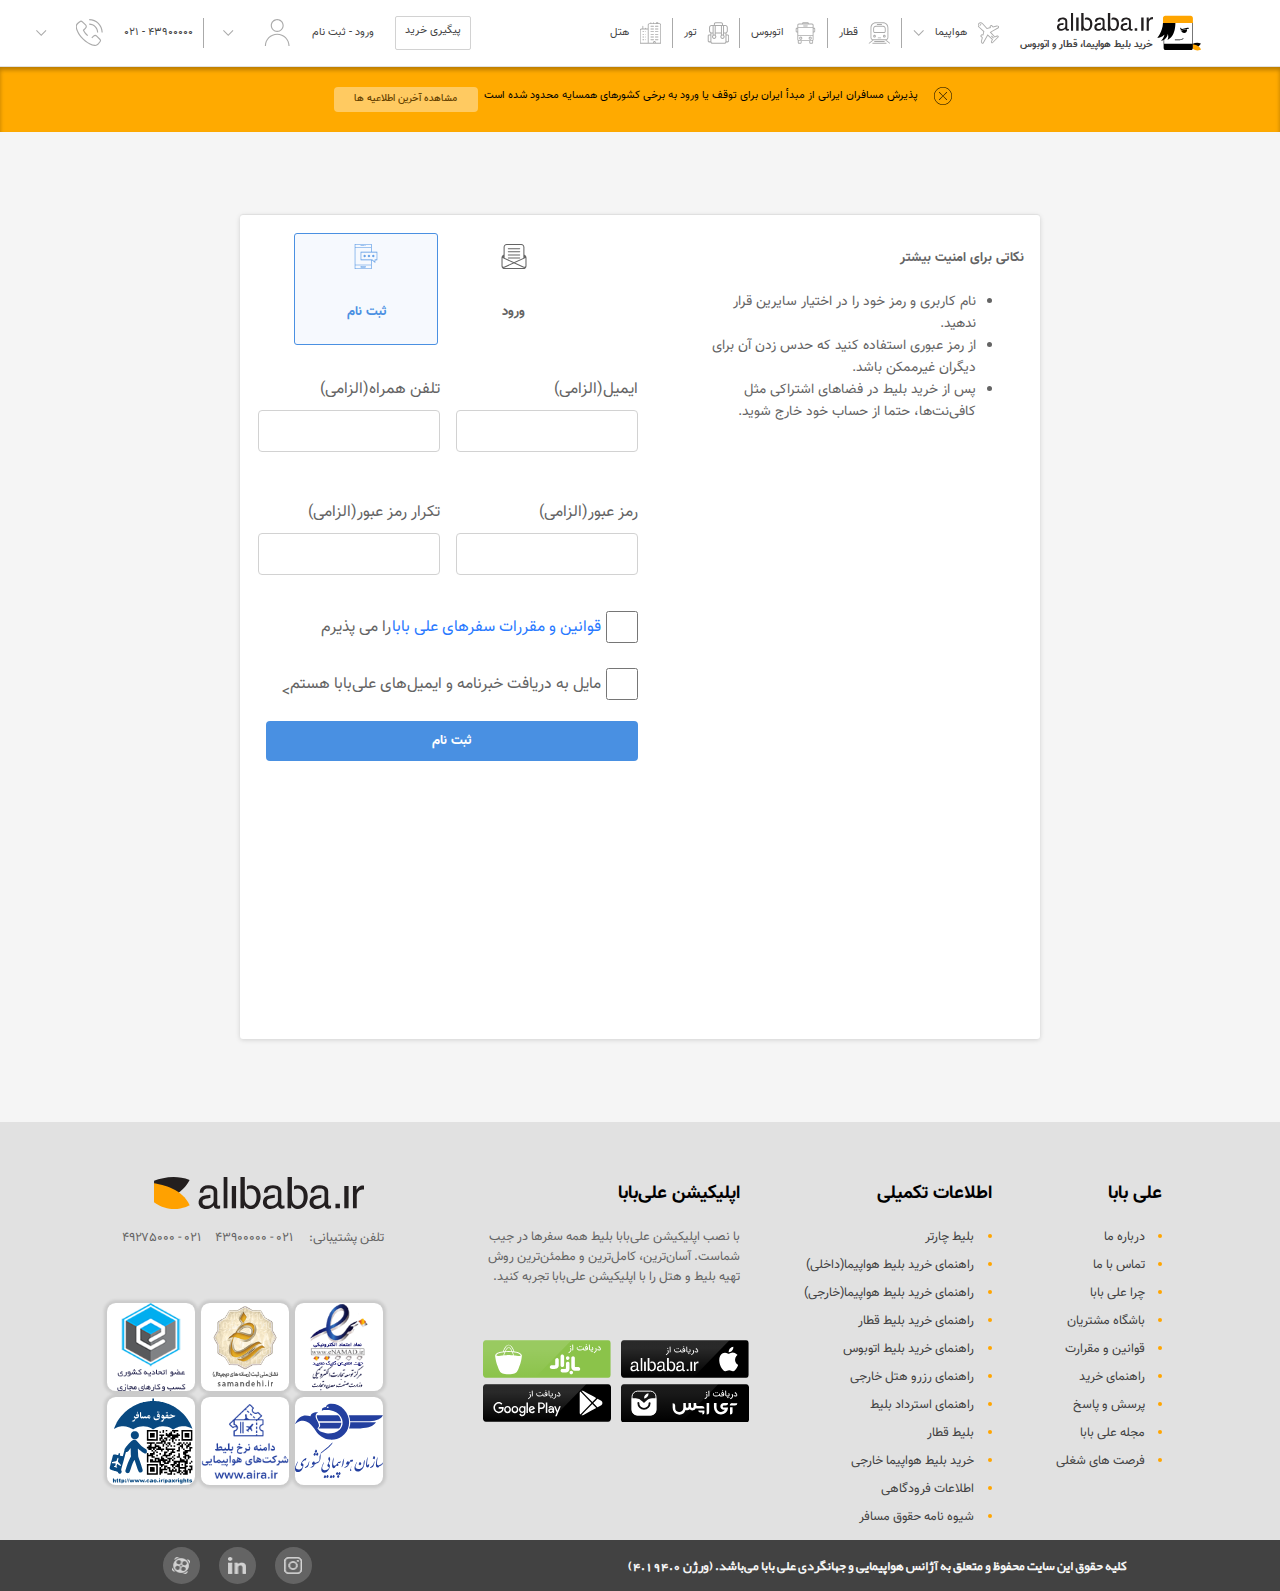
<file: signup.html>
<!DOCTYPE html>
<html lang="en">
<head>
    <meta charset="UTF-8">
    <title>signup</title>
    <link rel="stylesheet" type="text/css" href="./styles/style.css" />
    <link rel="stylesheet" type="text/css" href="./styles/forms_stylesheet.css" />
</head>
<body>
<div id="header">
    <div class="header-section1">
        <a class="home-logo" href="./index.html">
            <img src="./images/image_logo.svg" alt="Alibaba Logo"/>
            <img src="./images/text_logo.svg" alt="Alibaba Address"/>
            <p>خرید بلیط هواپیما، قطار و اتوبوس</p>
        </a>
        <a href="" class="header-travel-options">
            <svg viewBox="0 0 24 24" version="1.1" xmlns="http://www.w3.org/2000/svg" xmlns:xlink="http://www.w3.org/1999/xlink" ><g  transform="translate(-92.000000, 0.000000)"><path d="M98.2845949,14.7539881 L96.8317287,14.3907716 L96.0421506,15.1803497 C95.9932858,15.2292145 95.9932858,15.3084401 96.0421506,15.3573049 L97.7154427,17.030597 L96.614194,21.4355918 C96.5076803,21.8616466 96.6325169,22.3123464 96.9430551,22.6228846 L97.2355272,22.9153567 C97.3484083,23.0282378 97.5314247,23.0282378 97.6443058,22.9153567 C97.6624723,22.8971902 97.6781358,22.8766828 97.6908823,22.8543764 L103.053856,13.4691718 L109.04065,18.9770215 L107.835579,21.788852 C107.728972,22.0376029 107.78455,22.3261981 107.975917,22.5175645 C108.024781,22.5664293 108.104007,22.5664293 108.152872,22.5175645 L114.517547,16.1528893 C114.566412,16.1040245 114.566412,16.0247989 114.517547,15.9759341 C114.326181,15.7845677 114.037585,15.7289894 113.788834,15.8355969 L110.977004,17.0406671 L105.469154,11.0538739 L114.854359,5.6908998 C114.876665,5.67815333 114.897173,5.66248985 114.915339,5.64432332 C115.02822,5.53144223 115.02822,5.34842581 114.915339,5.23554472 L114.622867,4.94307259 C114.312329,4.63253444 113.861629,4.50769782 113.435574,4.61421152 L109.030579,5.71546022 L107.357287,4.04216812 C107.308423,3.99330328 107.229197,3.99330328 107.180332,4.04216812 L106.390754,4.83174623 L106.753971,6.28461244 L102.142152,7.4375671 L96.884435,1.72265737 C96.0477088,0.813172344 94.6321249,0.754189681 93.7226398,1.59091591 C93.6997805,1.61194654 93.6773615,1.63345088 93.6553974,1.65541493 C92.7815342,2.52927813 92.7815342,3.94609032 93.6553974,4.81995353 C93.6773615,4.84191758 93.6997805,4.86342191 93.7226398,4.88445255 L99.4375496,10.1421695 L98.2845949,14.7539881 Z M107.05427,11.2998445 L111.233689,15.8426915 L113.394915,14.9164519 C114.019509,14.6487689 114.744148,14.7883217 115.224654,15.2688273 C115.664043,15.7082164 115.664043,16.420607 115.224654,16.8599961 L108.859979,23.2246713 C108.420589,23.6640604 107.708199,23.6640604 107.26881,23.2246713 C106.788304,22.7441657 106.648751,22.0195262 106.916434,21.3949327 L107.842674,19.2337069 L103.299827,15.0542877 L98.5591254,23.3505154 C98.5022811,23.4499929 98.4324282,23.5414479 98.3514126,23.6224635 C97.8480072,24.1258689 97.0318258,24.1258689 96.5284204,23.6224635 L96.2359483,23.3299914 C95.6770298,22.7710729 95.452344,21.959886 95.6440515,21.1930562 L96.6079789,17.3373467 L95.3350438,16.0644117 C94.8956547,15.6250226 94.8956547,14.912632 95.3350438,14.4732429 L96.1306282,13.6776585 C96.3203889,13.4878978 96.5610685,13.3800898 96.8086859,13.3542345 L97.556988,13.54131 L98.3233364,10.4759164 L93.0455833,5.62038356 C93.0125082,5.58995446 92.9800703,5.55883996 92.9482906,5.52706031 C91.6839031,4.26267281 91.6839031,2.21269564 92.9482906,0.948308148 C92.9800703,0.916528492 93.0125082,0.885413998 93.0455833,0.854984896 C94.3615118,-0.355669327 96.4097118,-0.270327661 97.620366,1.04560084 L102.475899,6.32335396 L105.541292,5.55700556 L105.354217,4.80870346 C105.380072,4.56108606 105.48788,4.32040646 105.677641,4.13064574 L106.473225,3.33506134 C106.912615,2.89567221 107.625005,2.89567221 108.064394,3.33506134 L109.337329,4.60799638 L113.193039,3.64406902 C113.959868,3.45236156 114.771055,3.67704732 115.329974,4.23596581 L115.622446,4.52843794 C116.125851,5.03184332 116.125851,5.84802472 115.622446,6.3514301 C115.54143,6.43244569 115.449975,6.50229865 115.350498,6.55914295 L107.05427,11.2998445 Z M94.8535534,3.85355339 L95.8535534,2.85355339 C96.0488155,2.65829124 96.0488155,2.34170876 95.8535534,2.14644661 C95.6582912,1.95118446 95.3417088,1.95118446 95.1464466,2.14644661 L94.1464466,3.14644661 C93.9511845,3.34170876 93.9511845,3.65829124 94.1464466,3.85355339 C94.3417088,4.04881554 94.6582912,4.04881554 94.8535534,3.85355339 Z M109.853553,17.1464466 L107.853553,15.1464466 C107.658291,14.9511845 107.341709,14.9511845 107.146447,15.1464466 C106.951184,15.3417088 106.951184,15.6582912 107.146447,15.8535534 L109.146447,17.8535534 C109.341709,18.0488155 109.658291,18.0488155 109.853553,17.8535534 C110.048816,17.6582912 110.048816,17.3417088 109.853553,17.1464466 Z"></path></g></svg>
            <span>هواپیما</span>
            <svg width="12" height="12" xmlns="http://www.w3.org/2000/svg" viewBox="0 0 12 12" class="v-middle chevron mr-2"><g fill-rule="evenodd"><polygon fill-rule="nonzero" points="10.466 3.06 11.173 3.767 6.002 8.939 .83 3.767 1.537 3.06 6.002 7.524"></polygon></g></svg>
        </a>
        <a href="" class="header-travel-options">
            <svg viewBox="0 0 24 24" version="1.1" xmlns="http://www.w3.org/2000/svg" xmlns:xlink="http://www.w3.org/1999/xlink" class="main-navigation__icon"><g fill-rule="nonzero" transform="translate(-76.000000, 0.000000)"><path d="M84.0000184,1 C81.2385947,1 79.0000184,3.23857625 79.0000184,6 L79.0000184,17 C79.0000184,18.1045695 79.8954489,19 81.0000184,19 L95.0000184,19 C96.1045879,19 97.0000184,18.1045695 97.0000184,17 L97.0000184,6 C97.0000184,3.23857625 94.7614422,1 92.0000184,1 L84.0000184,1 Z M84.0000184,0 L92.0000184,0 C95.3137269,0 98.0000184,2.6862915 98.0000184,6 L98.0000184,17 C98.0000184,18.6568542 96.6568727,20 95.0000184,20 L81.0000184,20 C79.3431642,20 78.0000184,18.6568542 78.0000184,17 L78.0000184,6 C78.0000184,2.6862915 80.6863099,0 84.0000184,0 Z M84.0000184,5 C82.8954489,5 82.0000184,5.8954305 82.0000184,7 L82.0000184,10 C82.0000184,10.5522847 82.4477337,11 83.0000184,11 L93.0000184,11 C93.5523032,11 94.0000184,10.5522847 94.0000184,10 L94.0000184,7 C94.0000184,5.8954305 93.1045879,5 92.0000184,5 L84.0000184,5 Z M84.0000184,4 L92.0000184,4 C93.6568727,4 95.0000184,5.34314575 95.0000184,7 L95.0000184,10 C95.0000184,11.1045695 94.1045879,12 93.0000184,12 L83.0000184,12 C81.8954489,12 81.0000184,11.1045695 81.0000184,10 L81.0000184,7 C81.0000184,5.34314575 82.3431642,4 84.0000184,4 Z M93.5000184,16 C93.7761608,16 94.0000184,15.7761424 94.0000184,15.5 C94.0000184,15.2238576 93.7761608,15 93.5000184,15 C93.223876,15 93.0000184,15.2238576 93.0000184,15.5 C93.0000184,15.7761424 93.223876,16 93.5000184,16 Z M93.5000184,17 C92.6715913,17 92.0000184,16.3284271 92.0000184,15.5 C92.0000184,14.6715729 92.6715913,14 93.5000184,14 C94.3284455,14 95.0000184,14.6715729 95.0000184,15.5 C95.0000184,16.3284271 94.3284455,17 93.5000184,17 Z M82.5000184,16 C82.7761608,16 83.0000184,15.7761424 83.0000184,15.5 C83.0000184,15.2238576 82.7761608,15 82.5000184,15 C82.223876,15 82.0000184,15.2238576 82.0000184,15.5 C82.0000184,15.7761424 82.223876,16 82.5000184,16 Z M82.5000184,17 C81.6715913,17 81.0000184,16.3284271 81.0000184,15.5 C81.0000184,14.6715729 81.6715913,14 82.5000184,14 C83.3284455,14 84.0000184,14.6715729 84.0000184,15.5 C84.0000184,16.3284271 83.3284455,17 82.5000184,17 Z M85.5000184,2 L90.5000184,2 C90.7761608,2 91.0000184,2.22385763 91.0000184,2.5 C91.0000184,2.77614237 90.7761608,3 90.5000184,3 L85.5000184,3 C85.223876,3 85.0000184,2.77614237 85.0000184,2.5 C85.0000184,2.22385763 85.223876,2 85.5000184,2 Z M86.5000184,17 L89.5000184,17 C89.7761608,17 90.0000184,17.2238576 90.0000184,17.5 C90.0000184,17.7761424 89.7761608,18 89.5000184,18 L86.5000184,18 C86.223876,18 86.0000184,17.7761424 86.0000184,17.5 C86.0000184,17.2238576 86.223876,17 86.5000184,17 Z M81.1876709,19.1095656 C81.4033019,18.9370608 81.717948,18.9720215 81.8904528,19.1876525 C82.0629576,19.4032834 82.0279969,19.7179296 81.8123659,19.8904344 L76.8123659,23.8904344 C76.596735,24.0629392 76.2820888,24.0279785 76.109584,23.8123475 C75.9370792,23.5967166 75.9720399,23.2820704 76.1876709,23.1095656 L81.1876709,19.1095656 Z M82.5000184,21 L93.5000184,21 C93.7761608,21 94.0000184,21.2238576 94.0000184,21.5 C94.0000184,21.7761424 93.7761608,22 93.5000184,22 L82.5000184,22 C82.223876,22 82.0000184,21.7761424 82.0000184,21.5 C82.0000184,21.2238576 82.223876,21 82.5000184,21 Z M80.5000184,23 L95.5000184,23 C95.7761608,23 96.0000184,23.2238576 96.0000184,23.5 C96.0000184,23.7761424 95.7761608,24 95.5000184,24 L80.5000184,24 C80.223876,24 80.0000184,23.7761424 80.0000184,23.5 C80.0000184,23.2238576 80.223876,23 80.5000184,23 Z M94.1876709,19.8904344 C93.9720399,19.7179296 93.9370792,19.4032834 94.109584,19.1876525 C94.2820888,18.9720215 94.596735,18.9370608 94.8123659,19.1095656 L99.8123659,23.1095656 C100.027997,23.2820704 100.062958,23.5967166 99.8904528,23.8123475 C99.717948,24.0279785 99.4033019,24.0629392 99.1876709,23.8904344 L94.1876709,19.8904344 Z"></path></g></svg>
            <span>قطار</span>
        </a>
        <a href="" class="header-travel-options">
            <svg viewBox="0 0 30 33" version="1.1" xmlns="http://www.w3.org/2000/svg" xmlns:xlink="http://www.w3.org/1999/xlink" class="main-navigation__icon"><g stroke="none" stroke-width="1"><g transform="translate(-1138.000000, -1270.000000)" fill-rule="nonzero"><g transform="translate(1105.000000, 190.000000)"><g transform="translate(0.000000, 1009.000000)"><path d="M61.4695986,79.4076433 C62.4323386,79.4076433 63.1200101,80.1783439 62.9824758,81.1592357 L62.9824758,84.9426752 C62.9824758,85.8535032 62.2260372,86.6242038 61.3320643,86.6242038 L60.4380914,86.6242038 L60.4380914,97.4840764 C60.4380914,98.1847134 60.1630228,98.8152866 59.7504199,99.2356688 L59.7504199,102.038217 C59.7504199,103.089172 58.9252142,104 57.8249398,104 L55.8306926,104 C54.7991854,104 53.9052125,103.159236 53.9052125,102.038217 L53.9052125,99.9363057 L42.0772633,99.9363057 L42.0772633,102.038217 C42.0772633,103.089172 41.2520576,104 40.1517832,104 L38.157536,104 C37.1260288,104 36.2320559,103.159236 36.2320559,102.038217 L36.2320559,99.2356688 C35.819453,98.7452229 35.5443844,98.1847134 35.5443844,97.4840764 L35.5443844,86.6242038 L34.6504115,86.6242038 C33.7564386,86.6242038 33,85.8535032 33,84.9426752 L33,81.1592357 C33,80.2484076 33.7564386,79.477707 34.6504115,79.477707 L35.5443844,79.477707 L35.5443844,75.4840764 C35.5443844,74.1528662 36.6446588,73.0318471 37.9512345,73.0318471 L42.9712362,73.0318471 L42.9712362,72.3312102 C42.9712362,71.6305732 43.5901405,71 44.277812,71 L51.8421981,71 C52.5298696,71 53.1487739,71.6305732 53.1487739,72.3312102 L53.1487739,73.0318471 L58.1687756,73.0318471 C59.4753513,73.0318471 60.5756257,74.1528662 60.5756257,75.4840764 L60.5756257,79.4076433 L61.4695986,79.4076433 Z M59.2002827,97.4840764 L59.1315156,97.4840764 L59.1315156,92.1592357 L36.9197273,92.1592357 L36.9197273,97.4840764 C36.9197273,98.044586 37.4010974,98.5350318 37.9512345,98.5350318 L58.1687756,98.5350318 C58.7189127,98.5350318 59.2002827,98.044586 59.2002827,97.4840764 Z M36.9197273,90.7579618 L36.9197273,90.8280255 L59.1315156,90.8280255 L59.1315156,79.9681529 L36.9197273,79.9681529 L36.9197273,90.7579618 Z M44.3465791,72.3312102 L44.3465791,73.0318471 L51.7046638,73.0318471 L51.7046638,72.3312102 L44.3465791,72.3312102 Z M37.9512345,74.3630573 C37.4010974,74.3630573 36.9197273,74.8535032 36.9197273,75.4840764 L36.9197273,78.4968153 L59.1315156,78.4968153 L59.1315156,75.4140127 C59.1315156,74.8535032 58.6501456,74.3630573 58.1000084,74.3630573 L37.9512345,74.3630573 Z M34.6504115,85.2229299 L34.6504115,85.2929936 L35.5443844,85.2929936 L35.5443844,80.8789809 L34.6504115,80.8789809 C34.5128772,80.8789809 34.3753429,81.0191083 34.3753429,81.1592357 L34.3753429,84.9426752 C34.3753429,85.0828025 34.5128772,85.2229299 34.6504115,85.2229299 Z M40.7706875,102.038217 L40.8394547,102.038217 L40.8394547,99.9363057 C40.4268518,99.9363057 38.0200017,100.006369 37.6761659,99.9363057 L37.6761659,102.038217 C37.6761659,102.318471 37.8824674,102.598726 38.2263031,102.598726 L40.2205504,102.598726 C40.4956189,102.598726 40.7706875,102.388535 40.7706875,102.038217 Z M57.893707,102.598726 C58.2375427,102.598726 58.5126113,102.318471 58.5126113,102.038217 L58.5126113,99.9363057 C58.1000084,99.9363057 55.7619254,99.9363057 55.3493226,99.9363057 L55.3493226,102.038217 C55.3493226,102.318471 55.555624,102.598726 55.8994597,102.598726 L57.893707,102.598726 Z M61.7446672,84.9426752 L61.7446672,81.089172 C61.7446672,80.9490446 61.6071329,80.8089172 61.4695986,80.8089172 L60.5756257,80.8089172 L60.5756257,85.2229299 L61.4695986,85.2229299 C61.6071329,85.2229299 61.7446672,85.0828025 61.7446672,84.9426752 Z M55.3493226,97.9044586 C54.0427468,97.9044586 52.9424724,96.7834395 52.9424724,95.4522293 C52.9424724,94.1210191 54.0427468,93 55.3493226,93 C56.6558983,93 57.7561727,94.1210191 57.7561727,95.4522293 C57.7561727,96.7834395 56.6558983,97.9044586 55.3493226,97.9044586 Z M55.3493226,94.4012739 C54.7991854,94.4012739 54.3178154,94.8216561 54.3178154,95.4522293 C54.3178154,96.0127389 54.7991854,96.5031847 55.3493226,96.5031847 C55.8994597,96.5031847 56.3808297,96.0127389 56.3808297,95.4522293 C56.3808297,94.8917197 55.8994597,94.4012739 55.3493226,94.4012739 Z M40.7706875,97.9044586 C39.4641118,97.9044586 38.3638374,96.7834395 38.3638374,95.4522293 C38.3638374,94.1210191 39.4641118,93 40.7706875,93 C42.0772633,93 43.1775377,94.1210191 43.1775377,95.4522293 C43.1775377,96.7834395 42.0772633,97.9044586 40.7706875,97.9044586 Z M40.7706875,94.4012739 C40.2205504,94.4012739 39.7391803,94.8216561 39.7391803,95.4522293 C39.7391803,96.0127389 40.2205504,96.5031847 40.7706875,96.5031847 C41.3208247,96.5031847 41.8021947,96.0127389 41.8021947,95.4522293 C41.8021947,94.8917197 41.3208247,94.4012739 40.7706875,94.4012739 Z M45.1717849,77.3757962 C44.8279492,77.3757962 44.4841134,77.0955414 44.4841134,76.6751592 C44.4841134,76.2547771 44.759182,75.9745223 45.1717849,75.9745223 L50.879458,75.9745223 C51.2920609,75.9745223 51.5671295,76.2547771 51.5671295,76.6751592 C51.5671295,77.0955414 51.2920609,77.3757962 50.879458,77.3757962 L45.1717849,77.3757962 Z"></path></g></g></g></g></svg>
            <span>اتوبوس</span>
        </a>

        <a href="" class="header-travel-options">
            <svg viewBox="0 0 24 24" version="1.1" xmlns="http://www.w3.org/2000/svg" xmlns:xlink="http://www.w3.org/1999/xlink" class="main-navigation__icon"><g stroke="none" stroke-width="1" fill-rule="evenodd"><path d="M22.8758501,20.9356936 C22.8758501,21.1789179 22.6782238,21.3757376 22.4357914,21.3757376 L21.0004001,21.3757376 L21.0004001,14.7190719 L22.4357914,14.7190719 C22.6782238,14.7190719 22.8758501,14.9166917 22.8758501,15.1583158 L22.8758501,20.9356936 Z M18.7264969,22.8758876 L5.27350313,22.8758876 C4.67182291,22.8758876 4.18135751,22.4086409 4.13415122,21.8189819 C4.13415122,21.8173817 4.13495133,21.8157816 4.13415122,21.8141814 C4.13015069,21.7853785 4.12454994,21.7565757 4.12454994,21.7269727 L4.12454994,14.1566157 L4.12454994,12.5580558 C4.17735698,12.5612561 4.22936392,12.5628563 4.28137085,12.5628563 L5.4847313,12.5628563 L5.4847313,14.5438544 C5.27430324,14.7630763 5.10548073,15.019902 4.99026537,15.3055306 C4.97666356,15.3391339 4.9702627,15.3743374 4.95746099,15.4087409 C4.91985598,15.5167517 4.88225097,15.6239624 4.85904787,15.7383738 C4.82864382,15.890389 4.81264169,16.0464046 4.81264169,16.2040204 C4.81264169,17.529753 5.8919856,18.609861 7.21856247,18.609861 C8.54513935,18.609861 9.62528337,17.529753 9.62528337,16.2040204 C9.62528337,16.0464046 9.60848113,15.890389 9.57807708,15.7383738 C9.55567409,15.6239624 9.51806908,15.5167517 9.47966396,15.4087409 C9.46766235,15.3743374 9.4612615,15.3391339 9.44765969,15.3055306 C9.33164422,15.019902 9.16282171,14.7630763 8.95319376,14.5438544 L8.95319376,12.5628563 L14.8011735,12.5628563 L14.8011735,14.5438544 C14.5915455,14.7630763 14.422723,15.019902 14.3067076,15.3055306 C14.2931057,15.3391339 14.2867049,15.3743374 14.2747033,15.4087409 C14.2362982,15.5167517 14.1986932,15.6239624 14.1762902,15.7383738 C14.1458861,15.890389 14.1290839,16.0464046 14.1290839,16.2040204 C14.1290839,17.529753 15.2084278,18.609861 16.5350047,18.609861 C17.8623817,18.609861 18.9417256,17.529753 18.9417256,16.2040204 C18.9417256,16.0464046 18.9257234,15.890389 18.8945193,15.7383738 C18.8721163,15.6239624 18.8345113,15.5167517 18.7961061,15.4087409 C18.7841045,15.3743374 18.7777037,15.3391339 18.7641019,15.3055306 C18.6488865,15.019902 18.480064,14.7622762 18.269636,14.5438544 L18.269636,12.5628563 L19.7194293,12.5628563 C19.7706361,12.5628563 19.8234431,12.5612561 19.8754501,12.5580558 L19.8754501,14.1566157 L19.8754501,21.7269727 C19.8754501,21.7525753 19.8690492,21.7773777 19.867449,21.8021802 C19.8650487,21.8205821 19.8626484,21.8381838 19.8586478,21.8677868 C19.8586478,21.8725873 19.860248,21.8765877 19.8594479,21.8821882 C19.7834378,22.4414441 19.3073743,22.8758876 18.7264969,22.8758876 Z M1.12494999,20.9356936 L1.12494999,15.1583158 C1.12494999,14.9166917 1.32177624,14.7190719 1.56420856,14.7190719 L2.99959995,14.7190719 L2.99959995,21.3757376 L1.56420856,21.3757376 C1.32177624,21.3757376 1.12494999,21.1789179 1.12494999,20.9356936 Z M2.62434991,5.78137814 C2.62434991,4.86768677 3.36764902,4.12521252 4.28137085,4.12521252 L5.4847313,4.12521252 L5.4847313,11.4379438 L4.28137085,11.4379438 C4.18935858,11.4379438 4.10134685,11.4251425 4.01333511,11.4107411 C3.92692359,11.3947395 3.83891185,11.3707371 3.74609948,11.3387339 C3.74209895,11.3379338 3.73889852,11.3387339 3.73489799,11.3379338 C3.09081211,11.1107111 2.62434991,10.5026503 2.62434991,9.78177818 L2.62434991,5.78137814 Z M8.02747033,1.9049905 C8.02747033,1.47454745 8.37711695,1.12571257 8.80677424,1.12571257 L15.1932258,1.12571257 C15.6236832,1.12571257 15.9725297,1.47454745 15.9725297,1.9049905 L15.9725297,3.00030003 L15.3636485,3.00030003 L8.39071876,3.00030003 L8.02747033,3.00030003 L8.02747033,1.9049905 Z M17.144686,12.0004 L17.144686,13.8765877 C17.130284,13.8725873 17.115082,13.8749875 17.09988,13.8709871 C16.9182558,13.8269827 16.7302307,13.7973797 16.5350047,13.7973797 C16.3397786,13.7973797 16.1533538,13.8269827 15.9709295,13.8709871 C15.9565275,13.8749875 15.9405254,13.8725873 15.9253234,13.8765877 L15.9253234,12.0004 L15.9253234,4.12521252 L16.5350047,4.12521252 L17.144686,4.12521252 L17.144686,12.0004 Z M15.285238,15.929593 C15.2868382,15.9247925 15.2884385,15.919992 15.2900387,15.9159916 C15.3540472,15.650365 15.502867,15.4063406 15.7236965,15.2239224 C15.7236965,15.2239224 15.7236965,15.2231223 15.7244966,15.2231223 C15.8901187,15.0855086 16.1645553,14.9222922 16.5350047,14.9222922 C16.9062542,14.9222922 17.1814909,15.0855086 17.3471129,15.2231223 C17.3479131,15.2231223 17.3479131,15.2239224 17.3479131,15.2239224 C17.5679424,15.4063406 17.7175623,15.650365 17.7815709,15.9159916 C17.782371,15.919992 17.7847713,15.9247925 17.7863715,15.929593 C17.8063742,16.0184018 17.8167756,16.1112111 17.8167756,16.2040204 C17.8167756,16.909691 17.242299,17.4849485 16.5350047,17.4849485 C15.8285105,17.4849485 15.2540339,16.909691 15.2540339,16.2040204 C15.2540339,16.1112111 15.2644353,16.0184018 15.285238,15.929593 Z M8.95319376,11.4379438 L14.8011735,11.4379438 L14.8011735,4.12521252 L8.95319376,4.12521252 L8.95319376,11.4379438 Z M5.96879584,15.929593 C5.96959595,15.9247925 5.97199627,15.919992 5.97279637,15.9159916 C6.03680491,15.650365 6.18642486,15.4063406 6.40645419,15.2239224 L6.4072543,15.2231223 C6.57287638,15.0855086 6.84811308,14.9222922 7.21856247,14.9222922 C7.58981197,14.9222922 7.86424857,15.0855086 8.03067076,15.2231223 C8.03067076,15.2231223 8.03067076,15.2239224 8.03067076,15.2239224 C8.2515002,15.4063406 8.40112015,15.650365 8.46432858,15.9159916 C8.46592879,15.919992 8.46832911,15.9247925 8.46912922,15.929593 C8.48993199,16.0184018 8.50033338,16.1112111 8.50033338,16.2040204 C8.50033338,16.909691 7.92505667,17.4849485 7.21856247,17.4849485 C6.51206828,17.4849485 5.93759168,16.909691 5.93759168,16.2040204 C5.93759168,16.1112111 5.94799307,16.0184018 5.96879584,15.929593 Z M6.60888118,4.12521252 L7.46499533,4.12521252 L7.82824377,4.12521252 L7.82824377,12.0004 L7.82824377,13.8765877 C7.81384185,13.8725873 7.79783971,13.8749875 7.78343779,13.8709871 C7.60181358,13.8269827 7.41378851,13.7973797 7.21856247,13.7973797 C7.02333644,13.7973797 6.83611148,13.8269827 6.65448726,13.8709871 C6.64008534,13.8749875 6.62408321,13.8725873 6.60888118,13.8765877 L6.60888118,12.0004 L6.60888118,4.12521252 Z M21.3756501,5.78137814 L21.3756501,9.78177818 C21.3756501,10.5026503 20.909988,11.1107111 20.265102,11.3379338 C20.2611015,11.3387339 20.2579011,11.3379338 20.2547006,11.3387339 C20.1610881,11.3707371 20.0730764,11.3947395 19.987465,11.4107411 C19.8994533,11.4251425 19.8106414,11.4379438 19.7194293,11.4379438 L18.269636,11.4379438 L18.269636,4.12521252 L19.7194293,4.12521252 C20.632351,4.12521252 21.3756501,4.86768677 21.3756501,5.78137814 Z M22.4357914,13.5941594 L21.0004001,13.5941594 L21.0004001,12.2356236 C21.8877184,11.769977 22.5006001,10.8514851 22.5006001,9.78177818 L22.5006001,5.78137814 C22.5006001,4.24762476 21.2532338,3.00030003 19.7194293,3.00030003 L17.707161,3.00030003 L17.0974797,3.00030003 L17.0974797,1.9049905 C17.0974797,0.854485449 16.2437658,0 15.1932258,0 L8.80677424,0 C7.75703427,0 6.90252034,0.854485449 6.90252034,1.9049905 L6.90252034,3.00030003 L6.04720629,3.00030003 L4.28137085,3.00030003 C2.74756634,3.00030003 1.50020003,4.24762476 1.50020003,5.78137814 L1.50020003,9.78177818 C1.50020003,10.8514851 2.11308174,11.769977 2.99959995,12.2356236 L2.99959995,13.5941594 L1.56420856,13.5941594 C0.701693559,13.5941594 0,14.2958296 0,15.1583158 L0,20.9356936 C0,21.7989799 0.701693559,22.5006501 1.56420856,22.5006501 L3.14441926,22.5006501 C3.46206161,23.3727373 4.29257234,24 5.27350313,24 L18.7264969,24 C19.7074277,24 20.5379384,23.3727373 20.8563809,22.5006501 L22.4357914,22.5006501 C23.2983064,22.5006501 24,21.7989799 24,20.9356936 L24,15.1583158 C24,14.2958296 23.2983064,13.5941594 22.4357914,13.5941594 Z"></path></g></svg>
            <span>تور</span>
        </a>
        <a href="" class="header-travel-options">
            <svg viewBox="0 0 24 24" version="1.1" xmlns="http://www.w3.org/2000/svg" xmlns:xlink="http://www.w3.org/1999/xlink" class="main-navigation__icon"><g transform="translate(-44.000000, 0.000000)"><path d="M54,23 L67,23 L67,3 C67,2.44771525 66.5522847,2 66,2 L55,2 C54.4477153,2 54,2.44771525 54,3 L54,23 Z M55,1 L66,1 C67.1045695,1 68,1.8954305 68,3 L68,24 L53,24 L53,3 C53,1.8954305 53.8954305,1 55,1 Z M59.5,0 C59.7761424,-5.07265313e-17 60,0.223857625 60,0.5 L60,1.5 C60,1.77614237 59.7761424,2 59.5,2 C59.2238576,2 59,1.77614237 59,1.5 L59,0.5 C59,0.223857625 59.2238576,5.07265313e-17 59.5,0 Z M56.5,0 C56.7761424,-5.07265313e-17 57,0.223857625 57,0.5 L57,1.5 C57,1.77614237 56.7761424,2 56.5,2 C56.2238576,2 56,1.77614237 56,1.5 L56,0.5 C56,0.223857625 56.2238576,5.07265313e-17 56.5,0 Z M63,0 L64,0 C64.5522847,-1.01453063e-16 65,0.44771525 65,1 C65,1.55228475 64.5522847,2 64,2 L63,2 C62.4477153,2 62,1.55228475 62,1 C62,0.44771525 62.4477153,1.01453063e-16 63,0 Z M61,24 L61,22.5 C61,22.2238576 60.7761424,22 60.5,22 C60.2238576,22 60,22.2238576 60,22.5 L60,24 L59,24 L59,22.5 C59,21.6715729 59.6715729,21 60.5,21 C61.3284271,21 62,21.6715729 62,22.5 L62,24 L61,24 Z M56.5,4 L59.5,4 C59.7761424,4 60,4.22385763 60,4.5 C60,4.77614237 59.7761424,5 59.5,5 L56.5,5 C56.2238576,5 56,4.77614237 56,4.5 C56,4.22385763 56.2238576,4 56.5,4 Z M61.5,4 L64.5,4 C64.7761424,4 65,4.22385763 65,4.5 C65,4.77614237 64.7761424,5 64.5,5 L61.5,5 C61.2238576,5 61,4.77614237 61,4.5 C61,4.22385763 61.2238576,4 61.5,4 Z M56.5,7 L59.5,7 C59.7761424,7 60,7.22385763 60,7.5 C60,7.77614237 59.7761424,8 59.5,8 L56.5,8 C56.2238576,8 56,7.77614237 56,7.5 C56,7.22385763 56.2238576,7 56.5,7 Z M61.5,7 L64.5,7 C64.7761424,7 65,7.22385763 65,7.5 C65,7.77614237 64.7761424,8 64.5,8 L61.5,8 C61.2238576,8 61,7.77614237 61,7.5 C61,7.22385763 61.2238576,7 61.5,7 Z M56.5,10 L59.5,10 C59.7761424,10 60,10.2238576 60,10.5 C60,10.7761424 59.7761424,11 59.5,11 L56.5,11 C56.2238576,11 56,10.7761424 56,10.5 C56,10.2238576 56.2238576,10 56.5,10 Z M61.5,10 L64.5,10 C64.7761424,10 65,10.2238576 65,10.5 C65,10.7761424 64.7761424,11 64.5,11 L61.5,11 C61.2238576,11 61,10.7761424 61,10.5 C61,10.2238576 61.2238576,10 61.5,10 Z M56.5,13 L59.5,13 C59.7761424,13 60,13.2238576 60,13.5 C60,13.7761424 59.7761424,14 59.5,14 L56.5,14 C56.2238576,14 56,13.7761424 56,13.5 C56,13.2238576 56.2238576,13 56.5,13 Z M61.5,13 L64.5,13 C64.7761424,13 65,13.2238576 65,13.5 C65,13.7761424 64.7761424,14 64.5,14 L61.5,14 C61.2238576,14 61,13.7761424 61,13.5 C61,13.2238576 61.2238576,13 61.5,13 Z M56.5,16 L59.5,16 C59.7761424,16 60,16.2238576 60,16.5 C60,16.7761424 59.7761424,17 59.5,17 L56.5,17 C56.2238576,17 56,16.7761424 56,16.5 C56,16.2238576 56.2238576,16 56.5,16 Z M61.5,16 L64.5,16 C64.7761424,16 65,16.2238576 65,16.5 C65,16.7761424 64.7761424,17 64.5,17 L61.5,17 C61.2238576,17 61,16.7761424 61,16.5 C61,16.2238576 61.2238576,16 61.5,16 Z M56.5,19 L59.5,19 C59.7761424,19 60,19.2238576 60,19.5 C60,19.7761424 59.7761424,20 59.5,20 L56.5,20 C56.2238576,20 56,19.7761424 56,19.5 C56,19.2238576 56.2238576,19 56.5,19 Z M61.5,19 L64.5,19 C64.7761424,19 65,19.2238576 65,19.5 C65,19.7761424 64.7761424,20 64.5,20 L61.5,20 C61.2238576,20 61,19.7761424 61,19.5 C61,19.2238576 61.2238576,19 61.5,19 Z M45,23 L53,23 L53,8 L46,8 C45.4477153,8 45,8.44771525 45,9 L45,23 Z M46,7 L54,7 L54,24 L44,24 L44,9 C44,7.8954305 44.8954305,7 46,7 Z M47.5,4 C47.7761424,4 48,4.22385763 48,4.5 L48,7.5 C48,7.77614237 47.7761424,8 47.5,8 C47.2238576,8 47,7.77614237 47,7.5 L47,4.5 C47,4.22385763 47.2238576,4 47.5,4 Z M50.5,6 C50.7761424,6 51,6.22385763 51,6.5 L51,7.5 C51,7.77614237 50.7761424,8 50.5,8 C50.2238576,8 50,7.77614237 50,7.5 L50,6.5 C50,6.22385763 50.2238576,6 50.5,6 Z M50.5,10 C50.7761424,10 51,10.2238576 51,10.5 C51,10.7761424 50.7761424,11 50.5,11 C50.2238576,11 50,10.7761424 50,10.5 C50,10.2238576 50.2238576,10 50.5,10 Z M47.5,10 L48.5,10 C48.7761424,10 49,10.2238576 49,10.5 C49,10.7761424 48.7761424,11 48.5,11 L47.5,11 C47.2238576,11 47,10.7761424 47,10.5 C47,10.2238576 47.2238576,10 47.5,10 Z M47.5,13 L48.5,13 C48.7761424,13 49,13.2238576 49,13.5 C49,13.7761424 48.7761424,14 48.5,14 L47.5,14 C47.2238576,14 47,13.7761424 47,13.5 C47,13.2238576 47.2238576,13 47.5,13 Z M50.5,13 C50.7761424,13 51,13.2238576 51,13.5 C51,13.7761424 50.7761424,14 50.5,14 C50.2238576,14 50,13.7761424 50,13.5 C50,13.2238576 50.2238576,13 50.5,13 Z M47.5,16 L48.5,16 C48.7761424,16 49,16.2238576 49,16.5 C49,16.7761424 48.7761424,17 48.5,17 L47.5,17 C47.2238576,17 47,16.7761424 47,16.5 C47,16.2238576 47.2238576,16 47.5,16 Z M50.5,16 C50.7761424,16 51,16.2238576 51,16.5 C51,16.7761424 50.7761424,17 50.5,17 C50.2238576,17 50,16.7761424 50,16.5 C50,16.2238576 50.2238576,16 50.5,16 Z M47.5,19 L48.5,19 C48.7761424,19 49,19.2238576 49,19.5 C49,19.7761424 48.7761424,20 48.5,20 L47.5,20 C47.2238576,20 47,19.7761424 47,19.5 C47,19.2238576 47.2238576,19 47.5,19 Z M50.5,19 C50.7761424,19 51,19.2238576 51,19.5 C51,19.7761424 50.7761424,20 50.5,20 C50.2238576,20 50,19.7761424 50,19.5 C50,19.2238576 50.2238576,19 50.5,19 Z"></path></g></svg>
            <span style="border: none">هتل</span>
        </a>

        <a href="" class="peygiri">
            پیگیری خرید
        </a>
        <a href="" class="contacts">
                        <span>
                            ورود - ثبت نام
                        </span>
            <svg viewBox="0 0 24 24" version="1.1" xmlns="http://www.w3.org/2000/svg" xmlns:xlink="http://www.w3.org/1999/xlink"><g fill-rule="nonzero"><path d="M12,10.5 C14.6233526,10.5 16.75,8.37335256 16.75,5.75 C16.75,3.12664744 14.6233526,1 12,1 C9.37664744,1 7.25,3.12664744 7.25,5.75 C7.25,8.37335256 9.37664744,10.5 12,10.5 Z M12,11.5 C8.82436269,11.5 6.25,8.92563731 6.25,5.75 C6.25,2.57436269 8.82436269,0 12,0 C15.1756373,0 17.75,2.57436269 17.75,5.75 C17.75,8.92563731 15.1756373,11.5 12,11.5 Z M22,24 C22,18.4771525 17.5228475,14 12,14 C6.4771525,14 2,18.4771525 2,24 L1,24 C1,17.9248678 5.92486775,13 12,13 C18.0751322,13 23,17.9248678 23,24 L22.5,24 L22,24 Z"></path></g></svg>
            <svg width="12" height="12" xmlns="http://www.w3.org/2000/svg" viewBox="0 0 12 12" class="v-middle chevron mr-2"><g fill-rule="evenodd"><polygon fill-rule="nonzero" points="10.466 3.06 11.173 3.767 6.002 8.939 .83 3.767 1.537 3.06 6.002 7.524"></polygon></g></svg>
        </a>
        <a href="" class="contacts">
                        <span>
                                    ۰۲۱ - ۴۳۹۰۰۰۰۰
                        </span>
            <svg viewBox="0 0 24 24" version="1.1" xmlns="http://www.w3.org/2000/svg" xmlns:xlink="http://www.w3.org/1999/xlink"><g fill-rule="nonzero"><path d="M21.0771321,18.3665378 L18.2763943,15.5632233 C17.9649685,15.2398625 17.6268001,15.0849627 17.2812515,15.0849627 C16.9327187,15.0849627 16.5834299,15.2417028 16.2505079,15.5736915 L14.6458381,17.1688073 L13.9398822,16.4599129 L15.5445519,14.8647971 C16.0574369,14.3533472 16.656649,14.0849627 17.2812515,14.0849627 C17.910932,14.0849627 18.505066,14.3584111 18.9976387,14.8698609 L21.7854985,17.6600476 C22.2983835,18.1664336 22.5675211,18.7690329 22.5675211,19.3969515 C22.5675211,20.0198063 20.5159813,22.3998203 20.2316094,22.7441628 C19.459743,23.5796996 18.4745976,24 17.3015637,24 C17.2000023,24 17.0882848,23.9949361 16.9816454,23.9898723 C15.2398678,23.8784674 13.6809007,23.2252295 12.5129448,22.6732688 C9.45594739,21.1996856 6.77980511,19.1083115 4.55561097,16.4599129 C2.72242812,14.2621978 1.49353546,12.2113346 0.670888312,9.99842789 C0.335735769,9.09706087 -0.10097815,7.71969102 0.0208955021,6.24104399 C0.102144603,5.32448538 0.472843628,4.53452326 1.12283644,3.88634922 C3.0186488,2.22540324 4.17306311,1.39493024 4.58607938,1.39493024 C5.20560378,1.39493024 5.79465976,1.65318709 6.28723244,2.13931762 C6.61730691,2.4431492 6.93722525,2.76723622 7.24190938,3.08119553 C7.39425144,3.24323904 7.55674964,3.40528255 7.71416978,3.5622622 L9.10048257,4.9446959 C10.166877,6.00810644 10.166877,7.38547628 9.10048257,8.44888682 C8.95829664,8.59067489 8.81611071,8.73752683 8.67392479,8.8793149 C8.29814769,9.25910438 7.91221446,9.65408543 7.49581282,10.0338749 C7.80557502,10.717496 8.2321328,11.3909893 8.8668914,12.1910791 C9.56392138,13.0451111 10.2767623,13.7959428 11.0176495,14.4550129 L10.3520601,15.2018698 C9.57140028,14.5074193 8.82196394,13.718421 8.08250367,12.8122501 C7.40282469,11.9555398 6.93171231,11.2136897 6.58398842,10.4462901 L6.28427926,9.78485535 L6.82098642,9.29533823 C7.0009295,9.13121667 7.18520696,8.95470097 7.39533473,8.74652181 C7.48164659,8.66101036 7.57115336,8.57135067 7.67870769,8.46285016 C7.82022942,8.31984257 7.82022942,8.31984257 7.96684523,8.17153912 C8.02329765,8.11524466 8.06826274,8.06980487 8.17388276,7.9626043 C8.28154163,7.85332487 8.33136716,7.80297331 8.39340302,7.74111104 C9.0680244,7.06837734 9.0680244,6.32520538 8.39340302,5.65247168 L7.00709023,4.27003798 C6.76074465,4.02438171 6.64890704,3.91107264 6.52331261,3.7772965 C6.14554011,3.38802387 5.87869996,3.12299051 5.58383285,2.8507441 C5.27265048,2.54363155 4.93299153,2.39493024 4.58607938,2.39493024 C4.45610669,2.51364795 4.25001279,2.64611233 3.99536563,2.8293027 C3.44852966,3.2226905 2.70866895,3.82700723 1.82991599,4.594125 C1.34566173,5.07702426 1.07829803,5.64794933 1.01842838,6.32311372 C0.931443641,7.37846675 1.15205884,8.42088665 1.60917116,9.65025515 C2.3929015,11.7584763 3.56652089,13.7121346 5.32236583,15.8171417 C7.45758872,18.3596002 10.0214465,20.3619696 12.9409271,21.7692976 C14.4974753,22.504902 15.7302981,22.9077884 17.029164,22.9909999 C17.1662786,22.9975109 17.2370018,23 17.3015637,23 C18.1997284,23 18.9167937,22.6930162 19.4595688,22.1077386 C19.4709508,22.0939562 19.7624566,21.7468668 19.8945615,21.5874479 C20.1434327,21.2871202 20.3754642,21.0000153 20.5931331,20.7203293 C20.6743807,20.615933 20.752179,20.5143898 20.8262253,20.4159888 C21.0824806,20.0754477 21.2876867,19.7805962 21.4279492,19.5485498 C21.4886141,19.4481876 21.5341801,19.3642723 21.5628082,19.3022444 C21.5370159,18.9819706 21.3796058,18.6652083 21.0771321,18.3665378 Z M11.9890877,-4.4408921e-16 C18.6225314,-4.4408921e-16 24,5.372583 24,12 L22.9990906,12 C22.9990906,5.92486775 18.0697444,1 11.9890877,1 L11.9890877,-4.4408921e-16 Z M11.9890877,5 L11.9890877,4 C16.4113835,4 19.9963626,7.581722 19.9963626,12 L18.9954532,12 C18.9954532,8.13400675 15.8585965,5 11.9890877,5 Z"></path></g></svg>
            <svg width="12" height="12" xmlns="http://www.w3.org/2000/svg" viewBox="0 0 12 12" class="v-middle chevron mr-2"><g fill-rule="evenodd"><polygon fill-rule="nonzero" points="10.466 3.06 11.173 3.767 6.002 8.939 .83 3.767 1.537 3.06 6.002 7.524"></polygon></g></svg>
        </a>

    </div>
    <div class="header-section2">
        <div>
            <svg xmlns="http://www.w3.org/2000/svg" viewBox="0 0 36 36" fill="currentColor" class="alibaba-maintenance__close"><path d="M18 35c9.3888 0 17-7.6112 17-17S27.3888 1 18 1 1 8.6112 1 18s7.6112 17 17 17zm0 1C8.0589 36 0 27.9411 0 18S8.0589 0 18 0s18 8.0589 18 18-8.0589 18-18 18zm0-18.7071l7.1464-7.1465a.5.5 0 01.7072.7072L18.707 18l7.1465 7.1464a.5.5 0 01-.7072.7072L18 18.707l-7.1464 7.1465a.5.5 0 01-.7072-.7072L17.293 18l-7.1465-7.1464a.5.5 0 01.7072-.7072L18 17.293z"></path></svg>
            <span>
                        پذیرش مسافران ایرانی از مبدأ ایران برای توقف یا ورود به برخی کشورهای همسایه محدود شده است
                    </span>
            <a href="">
                مشاهده آخرین اطلاعیه ها
            </a>
        </div>
    </div>
</div>
<div class="top-of-page">

</div>
<div class="forms">
    <div class="signup-form form-container">
        <div class="form-item">
            <div>
                <a href="login.html">
                    <svg xmlns="http://www.w3.org/2000/svg" xmlns:xlink="http://www.w3.org/1999/xlink" width="32" height="25" viewBox="0 0 16 16"><defs><path id="envelope-open-a" d="M0.666666667,8.9287721 L0.666666667,14 C0.666666667,14.7363797 1.26362033,15.3333333 2,15.3333333 L14,15.3333333 C14.7363797,15.3333333 15.3333333,14.7363797 15.3333333,14 L15.3333333,8.9287721 L15.3333333,9.02911707 L8,12.36573 L0.666666667,9.02911707 L0.666666667,8.9287721 Z M1.33333333,6.66666667 L1.33333333,8.60001628 L8,11.6333008 L14.6666667,8.60001628 L14.6666667,6.66666667 L15.4142136,7.41421356 C15.7892863,7.78928632 16,8.29799415 16,8.82842712 L16,14 C16,15.1045695 15.1045695,16 14,16 L2,16 C0.8954305,16 1.3527075e-16,15.1045695 0,14 L2.07241631e-15,8.82842712 C2.00745701e-15,8.29799415 0.210713681,7.78928632 0.585786438,7.41421356 L1.33333333,6.66666667 Z M0.666666667,9.03372016 L0.666666667,13.9325597 C0.666666667,14.0274072 0.686905223,14.121163 0.726030547,14.2075647 C0.877911634,14.5429688 1.2729343,14.6917436 1.60833837,14.5398625 L7.21720131,12 L0.666666667,9.03372016 Z M0.941671702,8.42641737 L8.83333333,12 L1.8833434,15.1471653 C1.21253527,15.4509274 0.422489934,15.1533779 0.11872776,14.4825697 C0.0404771135,14.3097662 4.67320155e-16,14.1222547 4.4408921e-16,13.9325597 L0,9.03372016 C-4.50902501e-17,8.66553033 0.298476833,8.36705349 0.666666667,8.36705349 C0.761514198,8.36705349 0.855269947,8.38729205 0.941671702,8.42641737 Z M14.3916616,14.5398625 C14.7270657,14.6917436 15.1220884,14.5429688 15.2739695,14.2075647 C15.3130948,14.121163 15.3333333,14.0274072 15.3333333,13.9325597 L15.3333333,9.03372016 L8.78279869,12 L14.3916616,14.5398625 Z M15.3333333,8.36705349 C15.7015232,8.36705349 16,8.66553033 16,9.03372016 L16,13.9325597 C16,14.1222547 15.9595229,14.3097662 15.8812722,14.4825697 C15.5775101,15.1533779 14.7874647,15.4509274 14.1166566,15.1471653 L7.16666667,12 L15.0583283,8.42641737 C15.1447301,8.38729205 15.2384858,8.36705349 15.3333333,8.36705349 Z M2,8.90423731 L8,11.6342666 L14,8.90423731 L14,2 C14,1.26362033 13.4030463,0.666666667 12.6666667,0.666666667 L3.33333333,0.666666667 C2.59695367,0.666666667 2,1.26362033 2,2 L2,8.90423731 Z M3.33333333,0 L12.6666667,0 C13.7712362,-2.02906125e-16 14.6666667,0.8954305 14.6666667,2 L14.6666667,9.33333333 L8,12.3666992 L1.33333333,9.33333333 L1.33333333,2 C1.33333333,0.8954305 2.22876383,2.02906125e-16 3.33333333,0 Z M4.33333333,2.66666667 L11.6666667,2.66666667 C11.8507616,2.66666667 12,2.81590508 12,3 L12,3 C12,3.18409492 11.8507616,3.33333333 11.6666667,3.33333333 L4.33333333,3.33333333 C4.14923842,3.33333333 4,3.18409492 4,3 L4,3 C4,2.81590508 4.14923842,2.66666667 4.33333333,2.66666667 Z M4.33333333,4.66666667 L11.6666667,4.66666667 C11.8507616,4.66666667 12,4.81590508 12,5 L12,5 C12,5.18409492 11.8507616,5.33333333 11.6666667,5.33333333 L4.33333333,5.33333333 C4.14923842,5.33333333 4,5.18409492 4,5 L4,5 C4,4.81590508 4.14923842,4.66666667 4.33333333,4.66666667 Z M4.33333333,6.66666667 L11.6666667,6.66666667 C11.8507616,6.66666667 12,6.81590508 12,7 L12,7 C12,7.18409492 11.8507616,7.33333333 11.6666667,7.33333333 L4.33333333,7.33333333 C4.14923842,7.33333333 4,7.18409492 4,7 L4,7 C4,6.81590508 4.14923842,6.66666667 4.33333333,6.66666667 Z M4.33333333,8.66666667 L11.6666667,8.66666667 C11.8507616,8.66666667 12,8.81590508 12,9 L12,9 C12,9.18409492 11.8507616,9.33333333 11.6666667,9.33333333 L4.33333333,9.33333333 C4.14923842,9.33333333 4,9.18409492 4,9 L4,9 C4,8.81590508 4.14923842,8.66666667 4.33333333,8.66666667 Z"></path></defs> <use xlink:href="#envelope-open-a"></use></svg>
                    <h5>
                        ورود
                    </h5>
                </a>
                <a href="">
                    <svg width="28px" height="25px" viewBox="0 0 27 30" version="1.1" xmlns="http://www.w3.org/2000/svg" xmlns:xlink="http://www.w3.org/1999/xlink"><g id="Promote" stroke="none" stroke-width="1"><g id="Alibaba-/-User-Header-/-2--otp-login---general" transform="translate(-338.000000, -130.000000)"><g id="header"><g id="Group-4" transform="translate(286.000000, 120.000000)"><g id="login-register"><path d="M72.2153846,19.389313 L79,19.389313 L79,29.4198473 L76.6,29.4198473 L76.6,32.7633588 L72.8615385,29.4198473 L72.2153846,29.4198473 L72.2153846,40 L52,40 L52,10 L72.2153846,10 L72.2153846,19.389313 Z M58.9230769,11.6946565 L63.7692308,11.6946565 L63.7692308,12.3816794 L58.9230769,12.3816794 L58.9230769,11.6946565 Z M64.5538462,11.6946565 L65.2461538,11.6946565 L65.2461538,12.3816794 L64.5538462,12.3816794 L64.5538462,11.6946565 Z M71.5230769,10.6870229 L52.6923077,10.6870229 L52.6923077,13.5725191 L71.5230769,13.5725191 L71.5230769,10.6870229 Z M52.6923077,39.3129771 L71.5230769,39.3129771 L71.5230769,35.5572519 L52.6923077,35.5572519 L52.6923077,39.3129771 Z M71.5230769,34.8244275 L71.5230769,29.4198473 L59.1076923,29.4198473 L59.1076923,19.389313 L71.5230769,19.389313 L71.5230769,14.2137405 L52.6923077,14.2137405 L52.6923077,34.8244275 L71.5230769,34.8244275 Z M78.3538462,28.7328244 L78.3538462,20.0763359 L59.8,20.0763359 L59.8,28.7328244 L73.1384615,28.7328244 L75.9076923,31.2519084 L75.9076923,28.7328244 L78.3538462,28.7328244 Z M62.8,25.6183206 L62.3846154,25.0687023 L63.3538462,24.3816794 L62.3846154,23.740458 L62.8,23.1450382 L63.5846154,23.740458 L63.5846154,22.778626 L64.2769231,22.778626 L64.2769231,23.740458 L65.1076923,23.1450382 L65.4769231,23.740458 L64.5538462,24.3816794 L65.4769231,25.0687023 L65.1076923,25.6183206 L64.2769231,25.0687023 L64.2769231,25.9847328 L63.5846154,25.9847328 L63.5846154,25.0687023 L62.8,25.6183206 Z M67.9230769,25.6183206 L67.5076923,25.0687023 L68.4769231,24.3816794 L67.5076923,23.740458 L67.9230769,23.1450382 L68.7076923,23.740458 L68.7076923,22.778626 L69.4,22.778626 L69.4,23.740458 L70.2307692,23.1450382 L70.6,23.740458 L69.6769231,24.3816794 L70.6,25.0687023 L70.2307692,25.6183206 L69.4,25.0687023 L69.4,25.9847328 L68.7076923,25.9847328 L68.7076923,25.0687023 L67.9230769,25.6183206 Z M73.0461538,25.6183206 L72.6307692,25.0687023 L73.6,24.3816794 L72.6307692,23.740458 L73.0461538,23.1450382 L73.8307692,23.740458 L73.8307692,22.778626 L74.5230769,22.778626 L74.5230769,23.740458 L75.3538462,23.1450382 L75.7230769,23.740458 L74.8,24.3816794 L75.7230769,25.0687023 L75.3538462,25.6183206 L74.5230769,25.0687023 L74.5230769,25.9847328 L73.8307692,25.9847328 L73.8307692,25.0687023 L73.0461538,25.6183206 Z M64.1384615,36.3358779 C64.7846154,36.3358779 65.2461538,36.8396947 65.2461538,37.4351145 C65.2461538,38.0305344 64.7384615,38.5343511 64.1384615,38.5343511 L60.0769231,38.5343511 C59.4769231,38.5343511 58.9692308,38.0305344 58.9692308,37.4351145 C58.9692308,36.8396947 59.4769231,36.3358779 60.0769231,36.3358779 L64.1384615,36.3358779 Z M64.1384615,37.8473282 C64.3692308,37.8473282 64.5538462,37.6641221 64.5538462,37.4351145 C64.5538462,37.2061069 64.3692308,37.0229008 64.1384615,37.0229008 L60.0769231,37.0229008 C59.8461538,37.0229008 59.6615385,37.2061069 59.6615385,37.4351145 C59.6615385,37.6641221 59.8461538,37.8473282 60.0769231,37.8473282 L64.1384615,37.8473282 Z" id="Combined-Shape"></path></g></g></g></g></g></svg>
                    <h5>
                        ثبت نام
                    </h5>
                </a>
            </div>
            <form action="http://127.0.0.1" method="get">
                <div>
                    <div class="form-group">
                        <label for="signup-email">ایمیل(الزامی)</label>
                        <input type="email" name="email" dir="ltr" id="signup-email">
                    </div>
                    <div class="form-group">
                        <label for="signup-phone">تلفن همراه(الزامی)</label>
                        <input type="tel" name="tel" dir="ltr" id="signup-phone">
                    </div>
                </div>
                <div>
                    <div class="form-group">
                        <label for="signup-pass">رمز عبور(الزامی)</label>
                        <input type="password" name="pass" dir="ltr" id="signup-pass">
                    </div>
                    <div class="form-group">
                        <label for="signup-repass">تکرار رمز عبور(الزامی)</label>
                        <input type="password" name="repass" id="signup-repass" dir="ltr" autocomplete="current-password">
                    </div>
                </div>
                <div>
                    <input type="checkbox" name="check1" value="accept rules"/><a href="https://www.alibaba.ir/policy" target="_blank">قوانین و مقررات سفرهای علی بابا</a><span>را می پذیرم</span>
                </div>
                <div>
                    <input type="checkbox" name="check2" value="give informations"/><span>مایل به دریافت خبرنامه و ایمیل‌های علی‌بابا هستم</span>>
                </div>
                <div>
                    <input type="submit" value="ثبت نام" />
                </div>

            </form>

        </div>
        <div class="form-item">
            <h5>
                نکاتی برای امنیت بیشتر
            </h5>
            <ul>
                <li>نام کاربری و رمز خود را در اختیار سایرین قرار ندهید.</li>
                <li>از رمز عبوری استفاده کنید که حدس زدن آن برای دیگران غیرممکن باشد.</li>
                <li>پس از خرید بلیط در فضاهای اشتراکی مثل کافی‌نت‌ها، حتما از حساب خود خارج شوید.</li>
            </ul>
        </div>
    </div>
</div>

<div id="footer">
    <div id="footer-section1">
        <div>
            <h3>علی بابا</h3>
            <ul>
                <li><a href="">درباره ما</a></li>
                <li><a href="">تماس با ما</a></li>
                <li><a href="">چرا علی بابا</a></li>
                <li><a href="">باشگاه مشتریان</a></li>
                <li><a href="">قوانین و مقرارت</a></li>
                <li><a href="">راهنمای خرید</a></li>
                <li><a href="">پرسش و پاسخ</a></li>
                <li><a href="">مجله علی بابا</a></li>
                <li><a href="">فرصت های شغلی</a></li>
            </ul>
        </div>
        <div>
            <h3>اطلاعات تکمیلی</h3>
            <ul>
                <li><a href="">بلیط چارتر</a></li>
                <li><a href="">راهنمای خرید بلیط هواپیما(داخلی)</a></li>
                <li><a href="">راهنمای خرید بلیط هواپیما(خارجی)</a></li>
                <li><a href="">راهنمای خرید بلیط قطار</a></li>
                <li><a href="">راهنمای خرید بلیط اتوبوس</a></li>
                <li><a href="">راهنمای رزرو هتل خارجی</a></li>
                <li><a href="">راهنمای استرداد بلیط</a></li>
                <li><a href="">بلیط قطار</a></li>
                <li><a href="">خرید بلیط هواپیما خارجی</a></li>
                <li><a href="">اطلاعات فرودگاهی</a></li>
                <li><a href="">شیوه نامه حقوق مسافر</a></li>
            </ul>
        </div>
        <div>
            <h3>اپلیکیشن علی‌بابا</h3>
            <p>با نصب اپلیکیشن علی‌بابا بلیط همه سفرها در جیب<br>شماست. آسان‌ترین، کامل‌ترین و مطمئن‌ترین روش<br>تهیه بلیط و هتل را با اپلیکیشن علی‌بابا تجربه کنید.</p>
            <div class="grid-container">
                <img src="images/footer_images/bazar.svg" />
                <img src="images/footer_images/apple.svg" />
                <img src="images/footer_images/googleplay.svg" />
                <img src="images/footer_images/iaps.svg" />
            </div>
        </div>
        <div>
            <img src="images/footer_images/alibaba.svg">
            <span>تلفن پشتیبانی:</span>
            <span>۰۲۱ - ۴۳۹۰۰۰۰۰</span>
            <span>۰۲۱ - ۴۹۲۷۵۰۰۰</span>
            <ul class="grid-container">
                <li class="grid-item"><img src="images/footer_images/tejarat_elect.png" /></li>
                <li class="grid-item"><img src="images/footer_images/samandehi.png" /></li>
                <li class="grid-item"><img src="images/footer_images/etehadieh.png" /></li>
                <li class="grid-item"><img src="images/footer_images/sazmanhavapeyma.svg" /></li>
                <li class="grid-item"><img src="images/footer_images/belit_havapeyma.png" /></li>
                <li class="grid-item"><img src="images/footer_images/mosafer.svg" /></li>
            </ul>
        </div>
    </div>
    <div id="footer-section2">
        <p>
            کلیه حقوق این سایت محفوظ و متعلق به آژانس هواپیمایی و جهانگردی علی بابا می‌باشد. (ورژن 4.194.0)
        </p>
        <div class="grid-container">
            <a class="grid-item" href=""><img src="images/footer_images/aparat.png" /></a>
            <a class="grid-item" href=""><img src="images/footer_images/linkedin.png" /></a>
            <a class="grid-item" href=""><img src="images/footer_images/instagram.png" /></a>
        </div>
    </div>
</div>
</body>
</html>
</file>
<file: styles/style.css>
@font-face {
    font-family: Vazir;
    src: url('../fonts/Vazir/Vazir.eot');
    src: url('../fonts/Vazir/Vazir.eot?#iefix') format('embedded-opentype'),
    url('../fonts/Vazir/Vazir.woff2') format('woff2'),
    url('../fonts/Vazir/Vazir.woff') format('woff'),
    url('../fonts/Vazir/Vazir.ttf') format('truetype');
    font-weight: normal;
    font-style: normal;
}
@font-face {
    font-family: Vazir;
    src: url('../fonts/Vazir/Vazir-Bold.eot');
    src: url('../fonts/Vazir/Vazir-Bold.eot?#iefix') format('embedded-opentype'),
    url('../fonts/Vazir/Vazir-Bold.woff2') format('woff2'),
    url('../fonts/Vazir/Vazir-Bold.woff') format('woff'),
    url('../fonts/Vazir/Vazir-Bold.ttf') format('truetype');
    font-weight: bold;
    font-style: normal;
}
@font-face {
    font-family: Vazir;
    src: url('../fonts/Vazir/Vazir-Black.eot');
    src: url('../fonts/Vazir/Vazir-Black.eot?#iefix') format('embedded-opentype'),
    url('../fonts/Vazir/Vazir-Black.woff2') format('woff2'),
    url('../fonts/Vazir/Vazir-Black.woff') format('woff'),
    url('../fonts/Vazir/Vazir-Black.ttf') format('truetype');
    font-weight: 900;
    font-style: normal;
}
@font-face {
    font-family: Vazir;
    src: url('../fonts/Vazir/Vazir-Medium.eot');
    src: url('../fonts/Vazir/Vazir-Medium.eot?#iefix') format('embedded-opentype'),
    url('../fonts/Vazir/Vazir-Medium.woff2') format('woff2'),
    url('../fonts/Vazir/Vazir-Medium.woff') format('woff'),
    url('../fonts/Vazir/Vazir-Medium.ttf') format('truetype');
    font-weight: 500;
    font-style: normal;
}
@font-face {
    font-family: Vazir;
    src: url('../fonts/Vazir/Vazir-Light.eot');
    src: url('../fonts/Vazir/Vazir-Light.eot?#iefix') format('embedded-opentype'),
    url('../fonts/Vazir/Vazir-Light.woff2') format('woff2'),
    url('../fonts/Vazir/Vazir-Light.woff') format('woff'),
    url('../fonts/Vazir/Vazir-Light.ttf') format('truetype');
    font-weight: 300;
    font-style: normal;
}
@font-face {
    font-family: Vazir;
    src: url('../fonts/Vazir/Vazir-Thin.eot');
    src: url('../fonts/Vazir/Vazir-Thin.eot?#iefix') format('embedded-opentype'),
    url('../fonts/Vazir/Vazir-Thin.woff2') format('woff2'),
    url('../fonts/Vazir/Vazir-Thin.woff') format('woff'),
    url('../fonts/Vazir/Vazir-Thin.ttf') format('truetype');
    font-weight: 100;
    font-style: normal;
}

@font-face
{
    font-family:'YJ';
    src: url('../fonts/webyekan/Yekan.eot?#') format('eot'),  /* IE6–8 */
    url('../fonts/webyekan/Yekan.woff') format('woff'),  /* FF3.6+, IE9, Chrome6+, Saf5.1+*/
    url('../fonts/webyekan/Yekan.ttf') format('truetype');  /* Saf3—5, Chrome4+, FF3.5, Opera 10+ */
}

/*WebYekanNumberFont*/
@font-face
{
    font-family:'NYJ';
    src: url('../fonts/webyekan/yekannumbers-regular.eot?#') format('eot'),  /* IE6–8 */
    url('../fonts/webyekan/yekannumbers-regular.woff') format('woff'),  /* FF3.6+, IE9, Chrome6+, Saf5.1+*/
    url('../fonts/webyekan/yekannumbers-regular.ttf') format('truetype');  /* Saf3—5, Chrome4+, FF3.5, Opera 10+ */
}

@media all and (max-width: 600px){
    a.header-travel-options{
        display: none;
    }
    a.home-logo p{
        width:100%;
    }
}
html{
    scroll-behavior: smooth;
}
body, input, button{
    font-family: Vazir;

}
body{
    margin: 0;
}


a{
    text-decoration: none;
    color: #424242;
}

@media all and (max-width: 1169px){
    #header div.header-section1 a.home-logo p{
        font-size: .5rem;
    }
}
#header{
    width:100%;
    height:8.2rem;
    margin: 0;
    position: fixed;
    top: 0;
    left:0;
    z-index: 2;
}
#header>div{
    width:100%;
    height:4.1rem;
    margin-right: auto;
    margin-left: auto;
}
#header div.header-section1{
    background-color: rgb(255,255,255);
    z-index: 3;
    border-bottom: 1px solid rgb(225, 225, 225);
    display:flex;
    align-items: center;
    flex-direction: row-reverse;
}
#header div *{
    float: right;
    font-size: .67rem;
}

#header div.header-section1>*{
    display: flex;
    justify-content:center;
    align-items: center;
    flex-direction: row-reverse;

}

#header div.header-section1 a.home-logo{
    margin-left: .1%;
    margin-right: 6%;
    width:15%;
    height: calc(100% - 14px);
    font-weight: bold;
    display: inline-block;
}

#header div.header-section1 a.home-logo img:first-child{
    margin-right: .2em;
    margin-left: .3em;
    width:calc(26% - 0.5em);
    height:100%;
}
#header div.header-section1 a.home-logo img:nth-child(2){
    width:50%;
    max-height: 50%;
    margin-top: 6px;
    margin-bottom: 6px;
}

#header div a.home-logo p{
    float: right;
    display: inline;
    text-align: right;
    font-size: .6rem;
    width:74%;
    max-height: 50%;
    margin:0;
}


#header div a.header-travel-options, .options a{
    cursor: pointer;
}
#header div a.header-travel-options svg{
    width:2em;
    height:2em ;
    padding: .4em 1em;
    fill: rgb(170,170,170);
    border: 1px rgb(170, 170, 170);
    border-right-style: solid;
}
#header div a.header-travel-options span{
    padding: 1em 0 1em 1em;

}
#header div a.header-travel-options:nth-child(2) svg:first-child{
    border: none;
}
#header div a.header-travel-options:nth-child(2) svg:last-child, a.contacts svg:last-child{
    width:12px;
    height:12px;
    padding: 0;
    border: none;
    padding-left: 1em;
}

#header div a.header-travel-options:hover, #search-bar div.options a:hover{
    transition: 250ms;
    color: #ffa500;
}
 #search-bar div.options a.selected-option{
    color: #ffa500;
}
#search-bar div.options a.selected-option svg{
    fill: #ffa500;
}
#header div a.header-travel-options:hover svg:first-child, #search-bar div.options a:hover svg{
    fill: #ffa500;
    transition: 250ms;
}

#header div a.peygiri{
    text-align: center;
    vertical-align: middle;
    font-size: .7rem;
    border: 1px solid #d2d2d2;
    display: block;
    width:5%;
    border-radius: 2px;
    height:2em;
    padding: 5px;
    margin-right: 10%;
    color: #424242;
}
#header div.header-section1 a.contacts{
    display: flex;
    align-items: center;
    flex-direction: row-reverse;
    justify-content: space-around;
}

#header div a.contacts svg,#header div a.contacts span {
    padding-left: 1em;
    padding-right: 1em;
}
#header div.header-section1 a.contacts:nth-child(8) span{
    padding-right: 2em;
}
#header div.header-section1 a.contacts:nth-child(9) span{
    padding-top: .4rem;
    padding-bottom: .4rem;
    border: 1px rgb(170, 170, 170);
    border-right-style: solid;
}
#header div a.contacts svg{
    width:27px;
    fill: rgb(170,170,170);
}
#header div a.contacts svg:last-child{
    margin: 0;
}
#header div a.peygiri:hover{
    border-color: #ffa500;
    color: #ffa500;
}

#header div.header-section2{
    background-color: rgb(255, 170, 0);
    display: flex;
    align-items: center;
    justify-content: center;
    box-shadow:inset rgba(0, 0, 0, 0.28) 0 3px 4px 0;
}
#header div.header-section2>div{
    width:auto;
}
#header div.header-section2 svg{
    width:18px;
    margin-left: 1.5em;
}
#header div.header-section2 a{
    margin: 0 6px;
    width:8rem;
    text-align: center;
    background: hsla(0,0%,100%,.38);
    border-radius: 4px;
    color: #664200;
    font-weight: 500;
    font-size: .9em;
    padding: .25rem .5rem .35rem;
}
.top-of-page{
    height:calc(8.2rem + 1px);
}
#search-bar{
    position: relative;
    width:100%;
    height:60%;
    background: url("../images/tour-bg.jpg") no-repeat;
    background-size: cover;
}

#search-bar div.options{
    position: absolute;
    width:60%;
    height:40%;
    top:30%;
    right:20%;
    z-index: 1;
    margin-left: auto;
    margin-right: auto;
}
#search-bar div.options a{
    float:right;
    position: relative;
    color: rgb(255,255,255);
    width:16%;
}

#search-bar div.options a svg{
    fill:rgb(255,255,255);
    display: block;
    width:3.5em;
    height: 3.5em;
    padding: 0.5em;
    margin-right: auto;
    margin-left: auto;
    z-index: 1;
}
#search-bar div.options a span{
    display: block;
    text-align: center;
    margin-left: auto;
    margin-right: auto;
    margin-top: 4px;
    width:100%;
    font-size: 0.8rem;
    font-weight: bold;
}
#search-bar div.options a:last-child svg{
    transition:0ms;
}
#search-bar>div:nth-child(2){
    position: absolute;
    top:calc(2.25em + 30%);
    width:100%;
    height:calc(70% - 2.25em);
    background-color: rgba(0,0,0,.7);
}
#search-bar div.options a div{
    position: absolute;
    display: block;
    top:0;
    right:calc(50% - 2.25em);
    width:3.5em;
    height: 1.75em;
    padding: 0.5em 0.5em 0;
    margin-right: auto;
    margin-left: auto;
    border-top-left-radius: 800px;
    border-top-right-radius: 800px;
    background-color: rgba(0,0,0,.7);
    z-index: -1;
}
#search-bar form{
    font-family: yj,nyj;
    position: absolute;
    bottom: 5%;
    width: 100%;
    margin-left: auto;
    margin-right: auto;
    display: flex;
    flex-direction: row-reverse;
    justify-content: center;
    align-items: center;
}

#search-bar form>*{
    border: none;
    text-align: right;
    height: 2.5em;
    width: 12em;
    padding: 0.2em 0 0.2em 0.6em;
    background-color: #fff;
}
#search-bar form div{
    direction: rtl;
    font-family: yj, nyj;
    color: rgb(178,179,179);
    border-radius: 4px;
    margin-left: .7rem;
    display: grid;
    grid-template-columns: 20% 80%;
}
div.city-names ul{
    list-style-type: none;
}

#search-bar form span{
    display: inline-block;
    height:calc(100% - .6rem);
    padding: .3rem 0 .3rem .3rem;
    border-radius: 0 4px 4px 0;
    background-color: #fff;
    position: relative;
    text-align: center;
}


#search-bar form span img{
    width:0.5em;
    height:0.8rem;
    margin: 0 auto;
    position: absolute;
    top: 50%;
    -ms-transform: translateY(-50%);
    transform: translateY(-50%);
}
#search-bar form input{
    font-family: yj,nyj;
    color: rgb(100,100,100);
    border: none;
}
#search-bar form input:focus{
    outline: none;
}
#search-bar form .form-button{
    text-align: center;
    color: #fff;
    border-radius: 4px;
    background-color: #efa41d;
    width:13%;
    height: 2.9rem;
    cursor: pointer;
}
#search-bar form .form-button:hover{
    transition: 200ms;
    background-color: #ff8200;
}
#search-bar #hotel-reserve-form div:first-child{
   width:18rem;
}
#search-bar #hotel-reserve-form div:nth-child(2),#search-bar #hotel-reserve-form div:nth-child(3){
    width:10rem;
}
#search-bar #hotel-reserve-form div:nth-child(2){
    margin-left: 0;
    border-top-left-radius: 0;
    border-bottom-left-radius:0;
    border-left: solid #c3c1ba 1px;
}
#search-bar #hotel-reserve-form div:nth-child(3){
    margin-right: 0;
    border-top-right-radius: 0;
    border-bottom-right-radius:0;
}
.grid-container{
    width: 90%;
    margin-right: auto;
    margin-left: auto;
    margin-top: 50px;
    display: grid;
    grid-template-columns: auto auto auto;
    height: auto;
}

.grid-item img{
    width: 9rem;
    height:5rem;
    display: block;
    margin-right: auto;
    margin-left: auto;
}
.grid-item p,.grid-item h4{
    text-align: center;
    font-size: small;
}
div.reserve-hotel{
    text-align: center;
    width:100%;
}
div.reserve-hotel h1{
    font-weight:lighter;
}
div.reserve-hotel h2{
    margin-bottom: 0.5rem;
}
hr{
    width:8vw;
    height: 2px;
    background-color: #efa41d;
    border: none;
}
div.reserve-hotel>div:nth-of-type(1){
    width:auto;
    margin-top: 1.5%;
    margin-bottom: 2.2%;
}
div.reserve-hotel>div:nth-of-type(1) a.hotel-cities{
    width:auto;
    margin-left:0.4%;
    font-size: 0.7rem;
    padding: 0.2rem 1rem;
    border: 1px solid #969696;
    border-radius: 8rem;
    outline: none;
    color:#646464;
    text-decoration: none;
    cursor: pointer;
}

div.reserve-hotel>div:nth-of-type(1) a.hotel-cities:hover{
    border-color: #424242;
    transition: 0.3s;
}
div.reserve-hotel>div:nth-of-type(1) a.hotel-cities-selected{
    border: #efa41d;
    background-color: #efa41d;
    color: rgb(255,255,255);
}
div.reserve-hotel>div:nth-of-type(1) a.hotel-cities:last-child{
    margin-left: 0;
}

div.reserve-hotel div.grid-container{
    height:150vh;
    width:82vw;
    grid-template-columns: 33.33% 33.33% 33.33%;
    grid-template-rows: 50% 50%;
}

div.reserve-hotel div.grid-container a.grid-item {
    position: relative;
    display: block;
    margin: 3%;
    border-radius: 4px;
    border: 1px solid rgba(209,215,215,.5);
    width:100%;
    cursor: pointer;
}
div.reserve-hotel div.grid-container a.grid-item:hover{
    box-shadow: 0 0  2px 2px rgba(209,215,215,.6);
    transition: .4s;
}
div.reserve-hotel div.grid-container a.grid-item img,div.reserve-hotel div.grid-container a.grid-item div:nth-child(2){
    width:100%;
    height:60%;
    border-radius: 4px 4px 0 0;
}
div.reserve-hotel div.grid-container a.grid-item>img{
    display: block;
    margin-bottom: 1em;
}
div.reserve-hotel div.grid-container a.grid-item div:nth-child(2){
    position: absolute;
    margin: 0;
    top: 0;
    right:0;
background-image: linear-gradient(90deg,transparent 80%,rgba(0,0,0,.9));
}
div.reserve-hotel div.grid-container a.grid-item hr{
    clear: both;
    height:1px;
    width:94%;
    background-color: rgba(209,215,215,.5);
    border: none;
}
div.reserve-hotel div.grid-container a.grid-item div:nth-child(3){
    width: 100%;
    display: flex;
    flex-direction: row-reverse;
    align-items: center;
    justify-content: space-between;
}

div.reserve-hotel div.grid-container a.grid-item div:nth-child(3) p{
    margin-right: 5%;
    margin-top: 0;
    margin-bottom: 0;
    font-size: 95%;

}

div.reserve-hotel div.grid-container a.grid-item div:nth-child(3) span{
    margin-left: 5%;
    width:4.1em;
}
div.reserve-hotel div.grid-container a.grid-item div:nth-child(3) img{
    display: inline-block;
    vertical-align: middle;
    float: left;
    width:.62em;
    height: .62em;
    margin-left: .2em;
}
div.reserve-hotel div.grid-container a.grid-item div:last-child{
    width:100%;
    height: calc(40% - 3.5625rem - 1px);
    display: flex;
    flex-direction: row-reverse;
    align-items: flex-end;
    justify-content: space-between;

}
div.reserve-hotel div.grid-container a.grid-item div:last-child p,div.reserve-hotel div.grid-container a.grid-item div:last-child button{
    display: inline-block;
    margin-left: 3%;
    margin-right: 3%;
}
div.reserve-hotel div.grid-container a.grid-item div:last-child button{
    font-size: 1rem;
    color: white;
    background-color: #2979ff;
    border-radius: 4px;
    padding: .2em .6em;
    border:none;
    margin-bottom: 2rem;
    margin-top: 1rem;
}
div.reserve-hotel div.grid-container a.grid-item div:last-child p,#footer-section2{
    font-family: yj,nyj;
    font-weight: bold;
    font-size: 1rem;
}
div.reserve-hotel div.grid-container a.grid-item div:last-child p span:first-child{
    color: #aaa;
}
div.reserve-hotel div.grid-container a.grid-item div:last-child p span{
    color: #2979ff;
}

div.reserve-hotel div.grid-container a.grid-item div:last-child p span:last-child{
    letter-spacing: 1px;
    float: right;
    padding-left: 3px;
}
div.reserve-hotel div.grid-container a.grid-item{
    display: none;
}
#footer{
    color:#646464;
}
#footer ul, #footer h3, #footer p, #footer span{
    direction: rtl;
}
#footer ul{
    list-style-position:inside;
    padding: 0;
    font-size: .8rem;
}
#footer ul li{
    margin-top: .5rem;
    color: orange;
}
#footer h3{
    color: rgb(0,0,0);
}
#footer ul li a:hover{
    color: #64b5f6;
    transition: .4s;
}
#footer-section1{
    width:100%;
    height:85%;
    display: flex;
    flex-direction: row-reverse;
    align-items: flex-start;
    justify-content: center;
    background-color: #e1e1e1;
}
#footer-section1>div{
    margin-top: 3%;
    margin-right: 5%;
}
#footer-section1>div:first-child{
    margin-right: 0;
}
#footer-section1 div p, #footer-section1 div span{
    font-size: .8rem;
}
#footer-section1 div:nth-child(3){
     grid-template-columns:auto auto;

}
#footer-section1 div:nth-child(3) img{
    width:8rem;
    padding: .2rem .3rem;
    border-radius: 8px;
}

#footer-section1>div:last-child img[src="images/footer_images/alibaba.svg"]{
    display: block;
    margin: 1em auto;
}
#footer-section1>div:last-child span{
    padding-left: .3rem;
    padding-right: .3rem;
}
#footer-section1>div:last-child span:nth-child(2){

    padding-left: .45rem;
}

#footer-section1>div:last-child span:last-child{
    padding-right: .45rem;
    border: 0 solid #646464;
    border-right-width: 1px;
}
#footer-section1>div:last-child ul li{
    display: inline;
    background-color: rgb(255,255,255);
    margin: .2rem;
    border-radius: 10%;
    box-shadow: 0 0 3px 3px rgba(0,0,0, .1);
}
#footer-section1>div:last-child li.grid-item img{
    width:5.5rem;
    height:5.5rem;
}
#footer-section2{
    width:100%;
    height:15%;
    background-color: #424242;
    color: #f5f5f5;
    display: flex;
    flex-direction: row-reverse;
    justify-content: space-around;
    align-items: center;
    font-size: .8rem;
}
#footer-section2 div.grid-container{
    width:auto;
    margin: 0;
}
#footer-section2 div.grid-container a.grid-item{
    margin-left: .6rem;
    margin-right: .6rem;
    padding: .6rem;
    background-color: #646464;
    border-radius: 50%;
}
#footer-section2 div.grid-container a.grid-item{
    transition: .3s;
}
#footer-section2 div.grid-container a.grid-item:first-child:hover{
    background-color: #ed145b;
}
#footer-section2 div.grid-container a.grid-item:nth-child(2):hover{
    background-color:#0077b5 ;
}
#footer-section2 div.grid-container a.grid-item:last-child:hover{
    background-color: #405de6;

}


#footer-section2 div.grid-container a.grid-item img{
    width:1.1rem;
    height:1.1rem;
}

#search-bar div#show-cities-box{
    border-radius: 4px;
    background-color: #fff;
    width:18.6rem;
    position: absolute;
    bottom: calc(-68% - 3.3rem);
    right: calc(11% + .1rem);
    z-index: 1;
}
#search-bar div#show-cities-box ul{
    list-style-type: none;
}
#search-bar div#show-cities-box ul{
    border-bottom: solid 1px #c3c1ba;
    display: flex;
    flex-direction: row-reverse;
    justify-content: center;
    align-items: center;
    margin:0;
    padding: 0;
    font-size: .86rem;
    color: rgb(100,100,100);
    font-weight: 200;
}
#search-bar #show-cities-box li{
    line-height: 2rem;
    height:2rem;
    text-align: center;
    cursor: pointer;
}
#search-bar #show-cities-box>ul:first-child li{
    width: 45%;
}
.clicked-show-hotel-title{
    font-weight: bold;
    color: rgb(255, 158, 0);
    border-bottom: 3px solid rgb(255, 158, 0);
    height:calc(2rem - 3px);
    line-height: calc(2rem - 3px);
}
#search-bar #show-cities-box>div>ul{
    display: flex;
    flex-direction: column;
    justify-content: flex-start;
    align-items: flex-end;
    border-bottom:solid 1px #646464;
    margin: .3rem 0 0;
    font-weight: bold;
}
#search-bar #show-cities-box>div>ul li{
    width:calc(100% - .9rem);
    padding: .3rem .6rem .3rem .3rem;
    text-align: right;
    border-bottom: solid 1px rgb(100,100,100);
}
#search-bar #show-cities-box>div>ul li:hover{
    background-color: rgba(250, 0, 0, .2);
}
#search-bar #show-cities-box>div>ul li:last-child{
    border-bottom-left-radius: 4px;
    border-bottom-right-radius: 4px;
    border-bottom: none;
}
</file>
<file: styles/forms_stylesheet.css>
/* login form*/
.forms{
    width:100%;
    height:110vh;
    background-color:rgb(245, 245, 245);
    display: flex;
    align-items:center;
    justify-content: center;
}
.form-container{
    display: grid;
    grid-template-columns: 50% 50%;
    background-color:rgb(255,255,255);
    border-radius: 3px;
    box-shadow: rgba(0, 0, 0, 0.05) 0 -1px 1px 0, rgba(0, 0, 0, 0.15) 0 1px 5px 0;
    width:62.5%;
    height:83.2%;
}
.form-item:first-child{
    display: flex;
    justify-content: flex-start;
    align-items: center;
    flex-direction: column;
}
.form-item:first-child>div:first-child{
    width:90%;
    display: flex;
    justify-content: center;
    align-items: center;
    flex-direction: row-reverse;
}



.form-item:first-child div:first-child a{
    display: inline-block;
    border: none;
    width: 40%;
    background: transparent;
    padding: 10px 10px 0;
    text-align: center;
    box-sizing: border-box;
    border-radius: 3px;
    margin-top: 5%;
    color:rgb(100,100,100);
    fill:rgb(100,100,100);
}
.login-form .form-item:first-child div:first-child a:first-child{
    background-color: rgba(74,144,226, .05);
    border: 1px solid rgb(74, 144, 226);
    fill: #4a90e2;
    color: #4a90e2;
}
.login-form .form-item:first-child div:first-child a:last-child:hover{
    background-color: rgba(74,144,226, .05);
}
.form-item:first-child div:first-child a:last-child{
    margin-right: 1%;


}
.form-item div:first-child a:hover{

}
.login-form .form-item form{
    display: flex;
    flex-direction: column;
    align-items: flex-end;
    width:100%;
    color:rgb(100,100,100);
}
.form-item>div a:first-child, .form-item>div a:nth-child(2){
    cursor: pointer;
}
.form-item form *{
    display: block;
    color:rgb(100,100,100);
}
.form-item form div, .form-item form a:last-child{
    width: 100%;
    direction: rtl;
    margin-right: 0;
    margin-top: 1rem;
    margin-bottom: 1rem;
}

.form-item form input, .form-item form a:last-child{
    margin: .5rem 0 0;
    width: 90%;
    height:1.5rem;
    border-radius: 4px;
    border: 1px solid rgb(210, 210, 210);
    padding: .5rem;
}
.form-item form input[type=submit], .form-item form a:last-child{
    background-color: #4990e2;
    color: rgb(255,255,255);
    cursor: pointer;
    box-sizing: inherit;
    font-weight: bold;
    border: none;
}
.form-item form *:focus{
    outline: none;
}
.form-item form input:focus{
    border:1px solid rgb(0,0,0);
}
.form-item form input[type=submit]:focus{
    border: 0 none;
}
.form-item form input[type=submit]:hover{
    background-color: #2276d6;
    transition: .5s;
}
.login-form form a:first-of-type{
    margin-right: calc(50% - 3.015rem);
    margin-left: calc(50% - 3.015rem);
}
.form-item form a:first-of-type{
    display: inline-block;
    box-sizing: border-box;

    color: #2979ff;
}
.form-item form a:hover{
    color: #64b5f6;
    transition: .5s;
}
.form-item form a:last-child{
    text-align: center;
    margin-right: 0;
}
.form-item form a:last-child{
    background-color: #649b18;
    border-color: #568515;
}
.form-item form a:last-child:hover{
    background-color: #486f11;
    border-color: #34500c;
    color: rgb(255,255,255);
    transition: .5s;
}
.form-container div:last-child ul,.form-container div:last-child h5{
    direction: rtl;
    color:rgb(100,100,100);
    margin-right:1rem;
}
.form-container div:last-child ul{
    font-size: 14px;
    margin-right: 4rem;
    margin-left:4rem;
    width:calc(100% - 8rem);
}
.form-container div:last-child h5{
    margin-top: 2rem;
}
.signup-form form>div:first-child, .signup-form form>div:nth-child(2){
    display: grid;
    grid-template-columns: 50% 50%;
    width:auto;
    margin-bottom: 0;
}
.signup-form form>div:first-child div:first-child, .signup-form form>div:nth-child(2) div:first-child{
    margin-left: 1rem;
    width: calc(100% - 1rem);

}
.signup-form form>div:first-child div:last-child, .signup-form form>div:nth-child(2) div:last-child{
    margin-left: 1rem;
    width: calc(100% - 1rem);

}
.signup-form .form-item:first-child div:first-child a:last-child{
    background-color: rgba(74,144,226, .05);
    border: 1px solid rgb(74, 144, 226);
    fill: #4a90e2;
    color: #4a90e2;
}
.signup-form .form-item:first-child div:first-child a:first-child:hover{
    background-color: rgba(74,144,226, .05);
}
/*.signup-form .form-item:first-child div:first-child a:first-child{*/
    /*margin-right: 1%;*/
/*}*/

.signup-form input[type="checkbox"]{
    display: inline;
    width:2rem;
    height: 2rem;
    margin:0 0 0 .3rem;
    position: relative;
    top:.25rem;
}

.signup-form form>div:nth-child(3) span,.signup-form form>div:nth-child(3) a:first-of-type,.signup-form form>div:nth-child(4) span{
    display: inline;
    width: auto;
    margin-bottom:1rem;
    position: relative;
    bottom:.5rem;
}
.signup-form form a:first-of-type{
    margin-left: .1rem;
}
</file>
